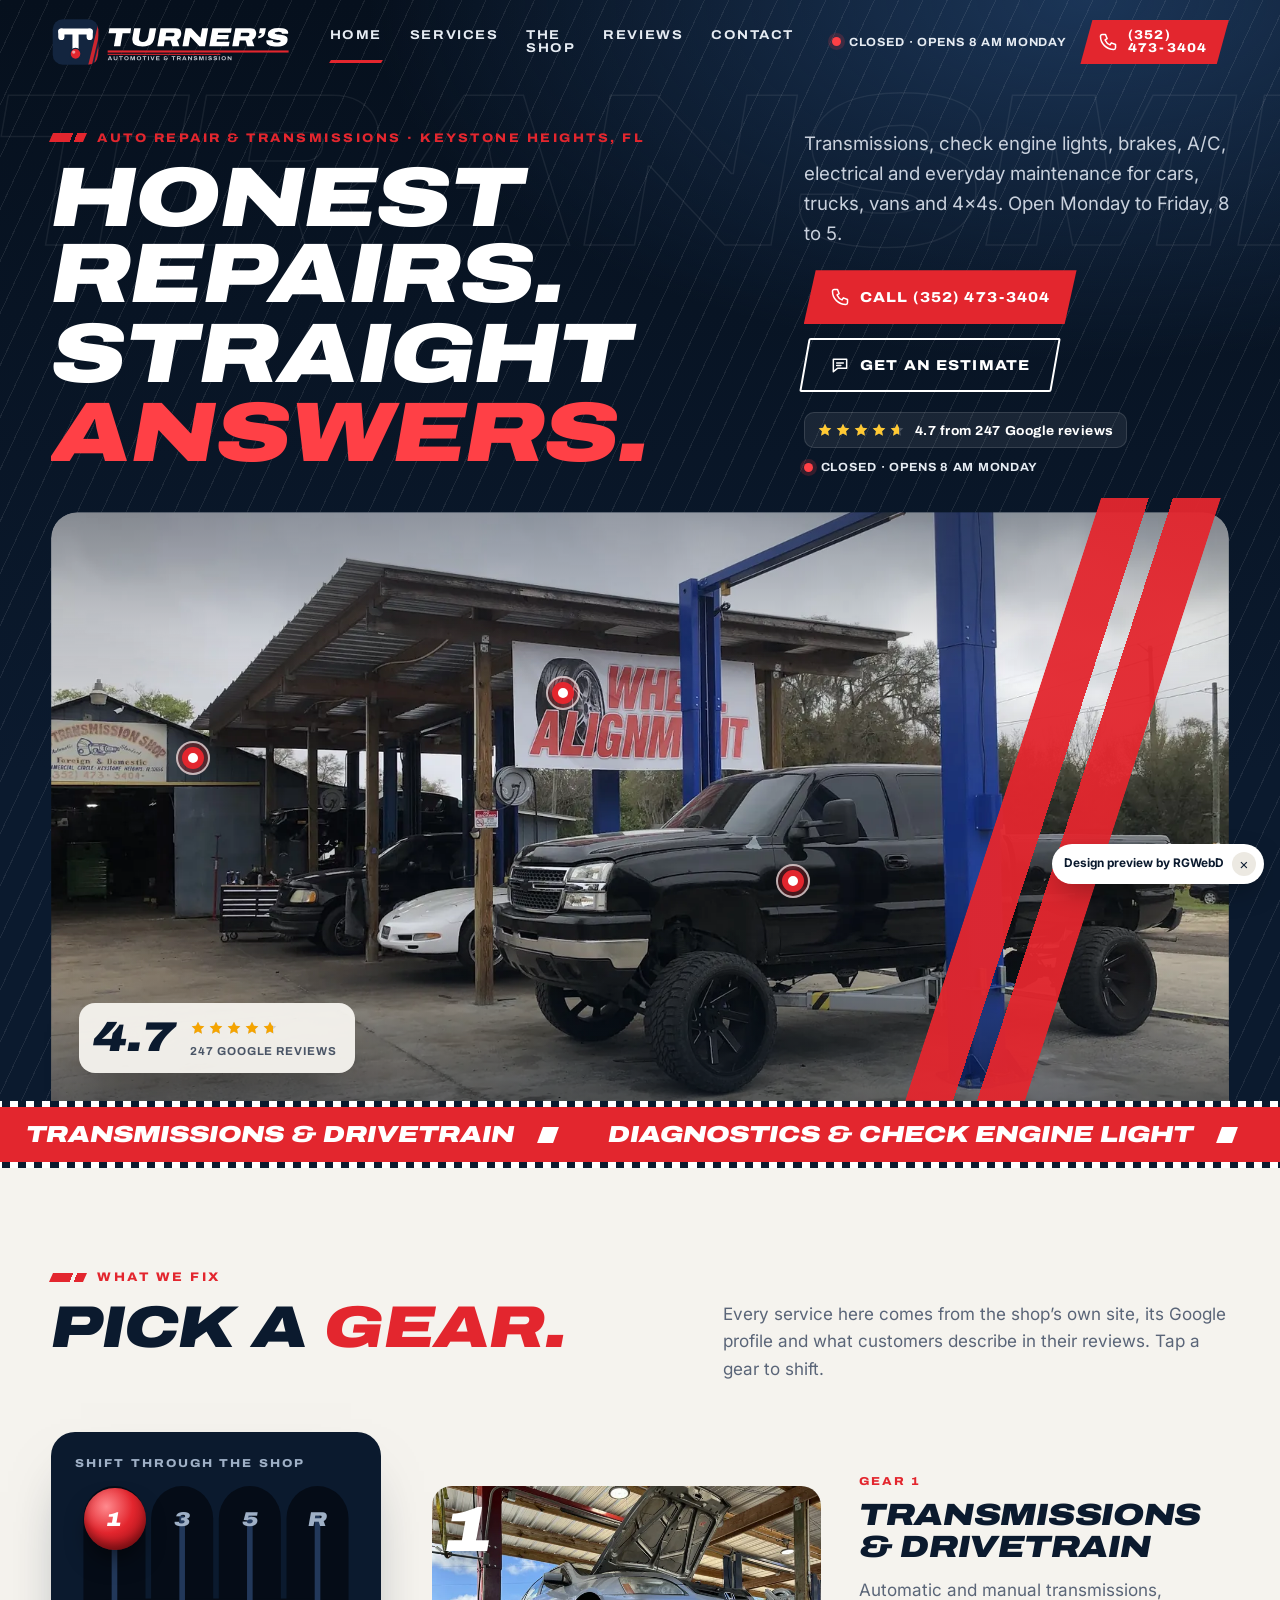
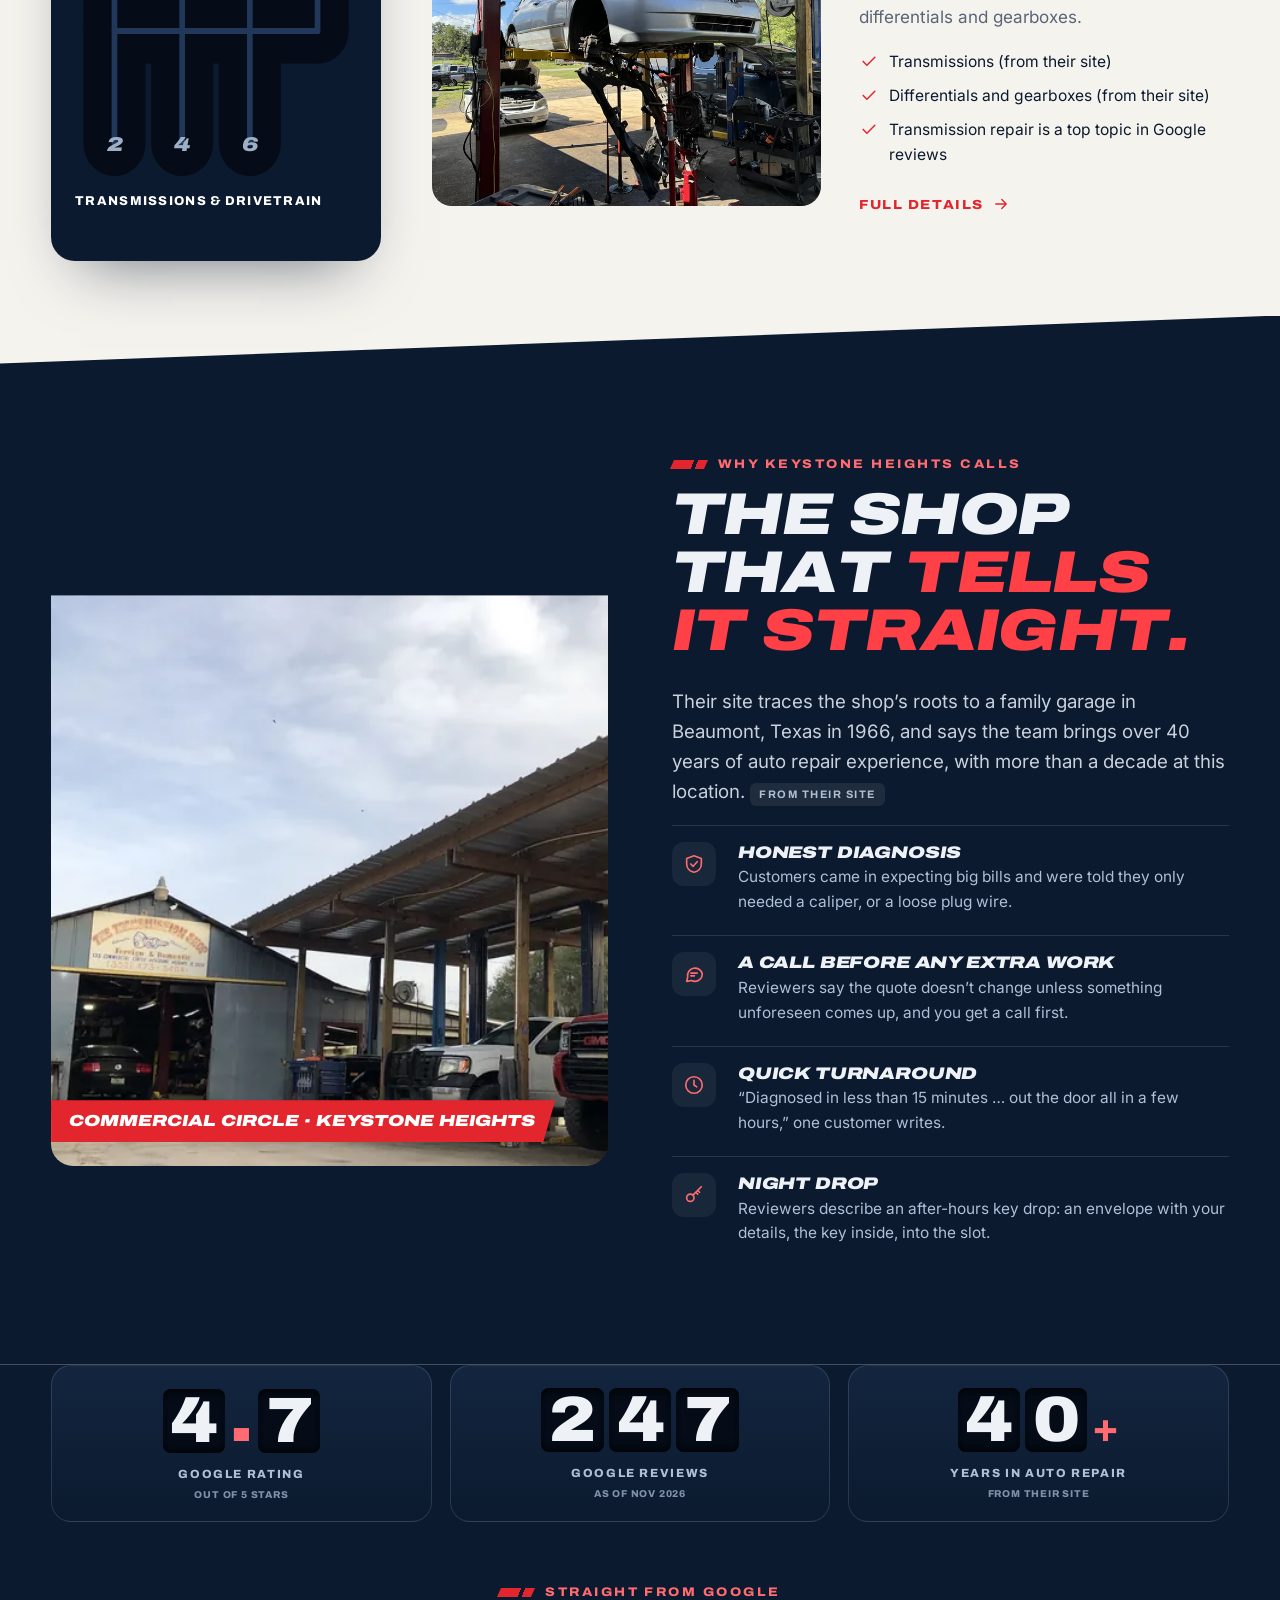
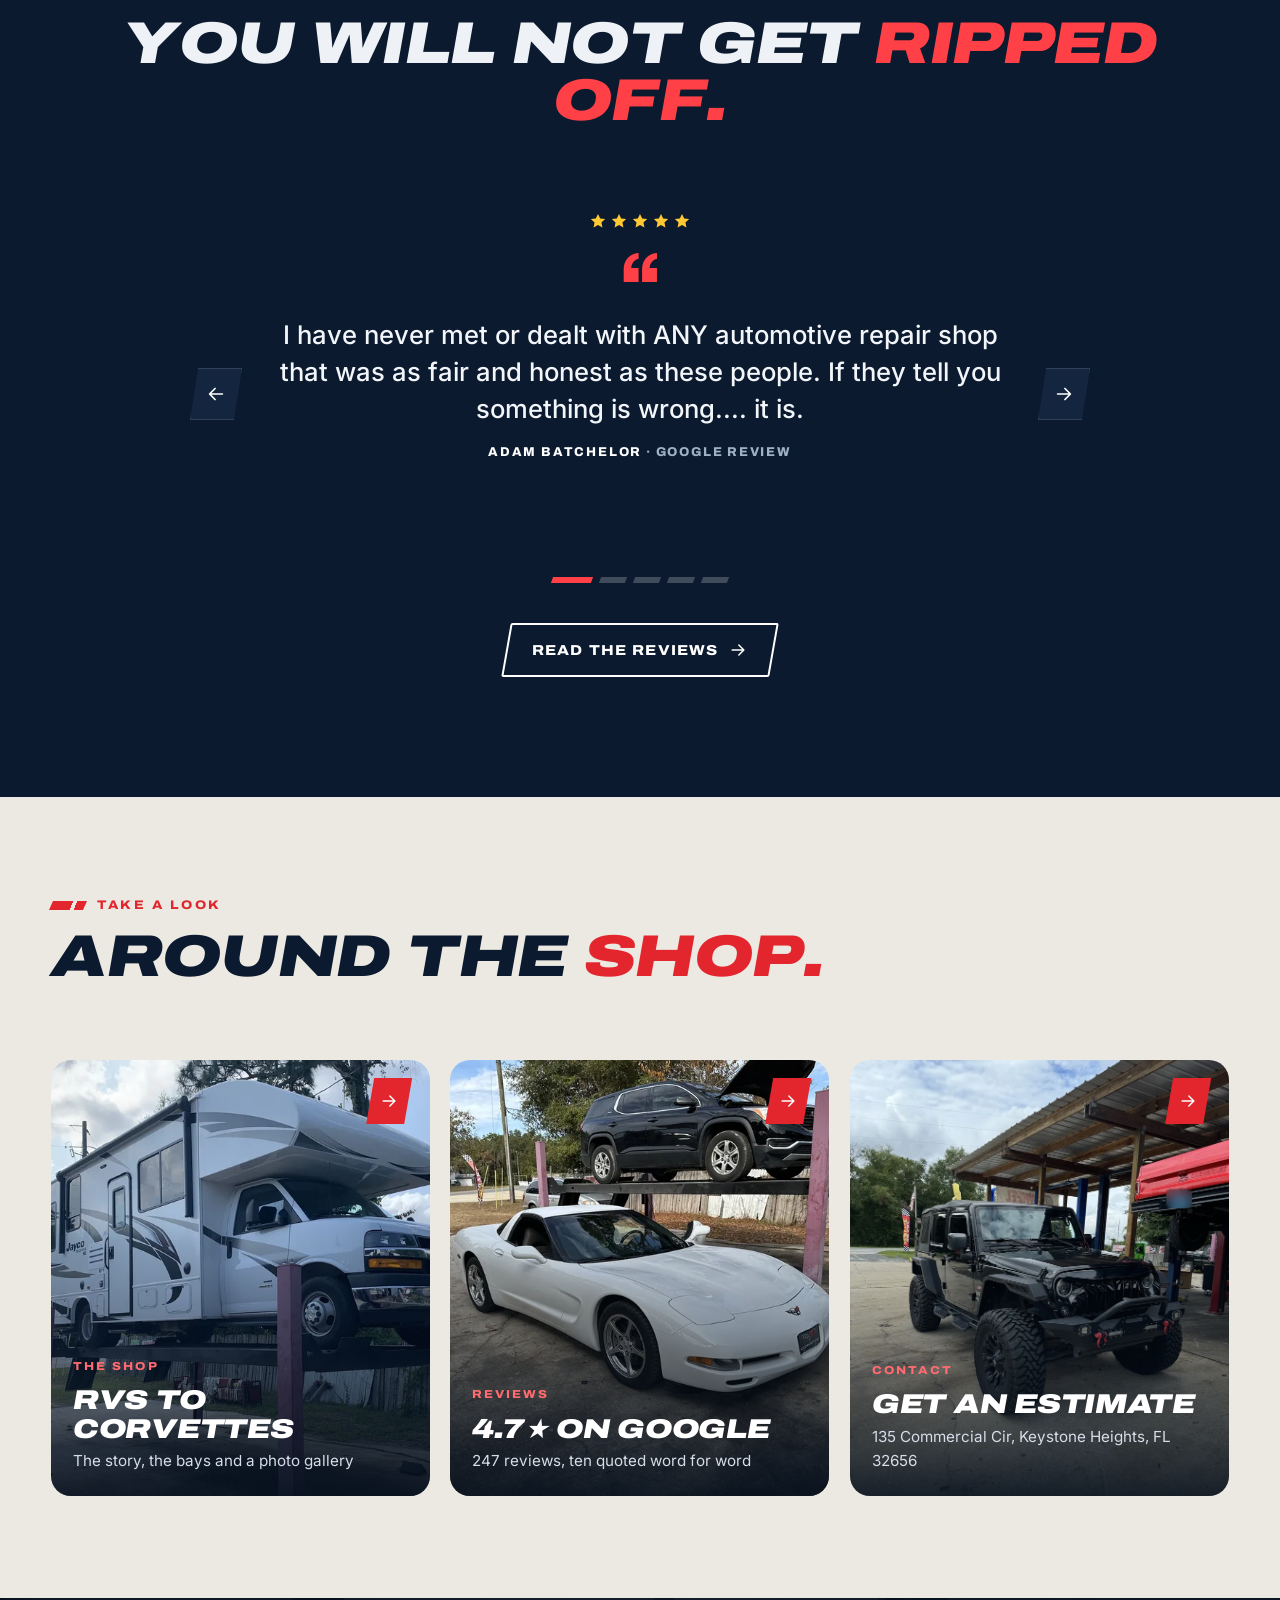
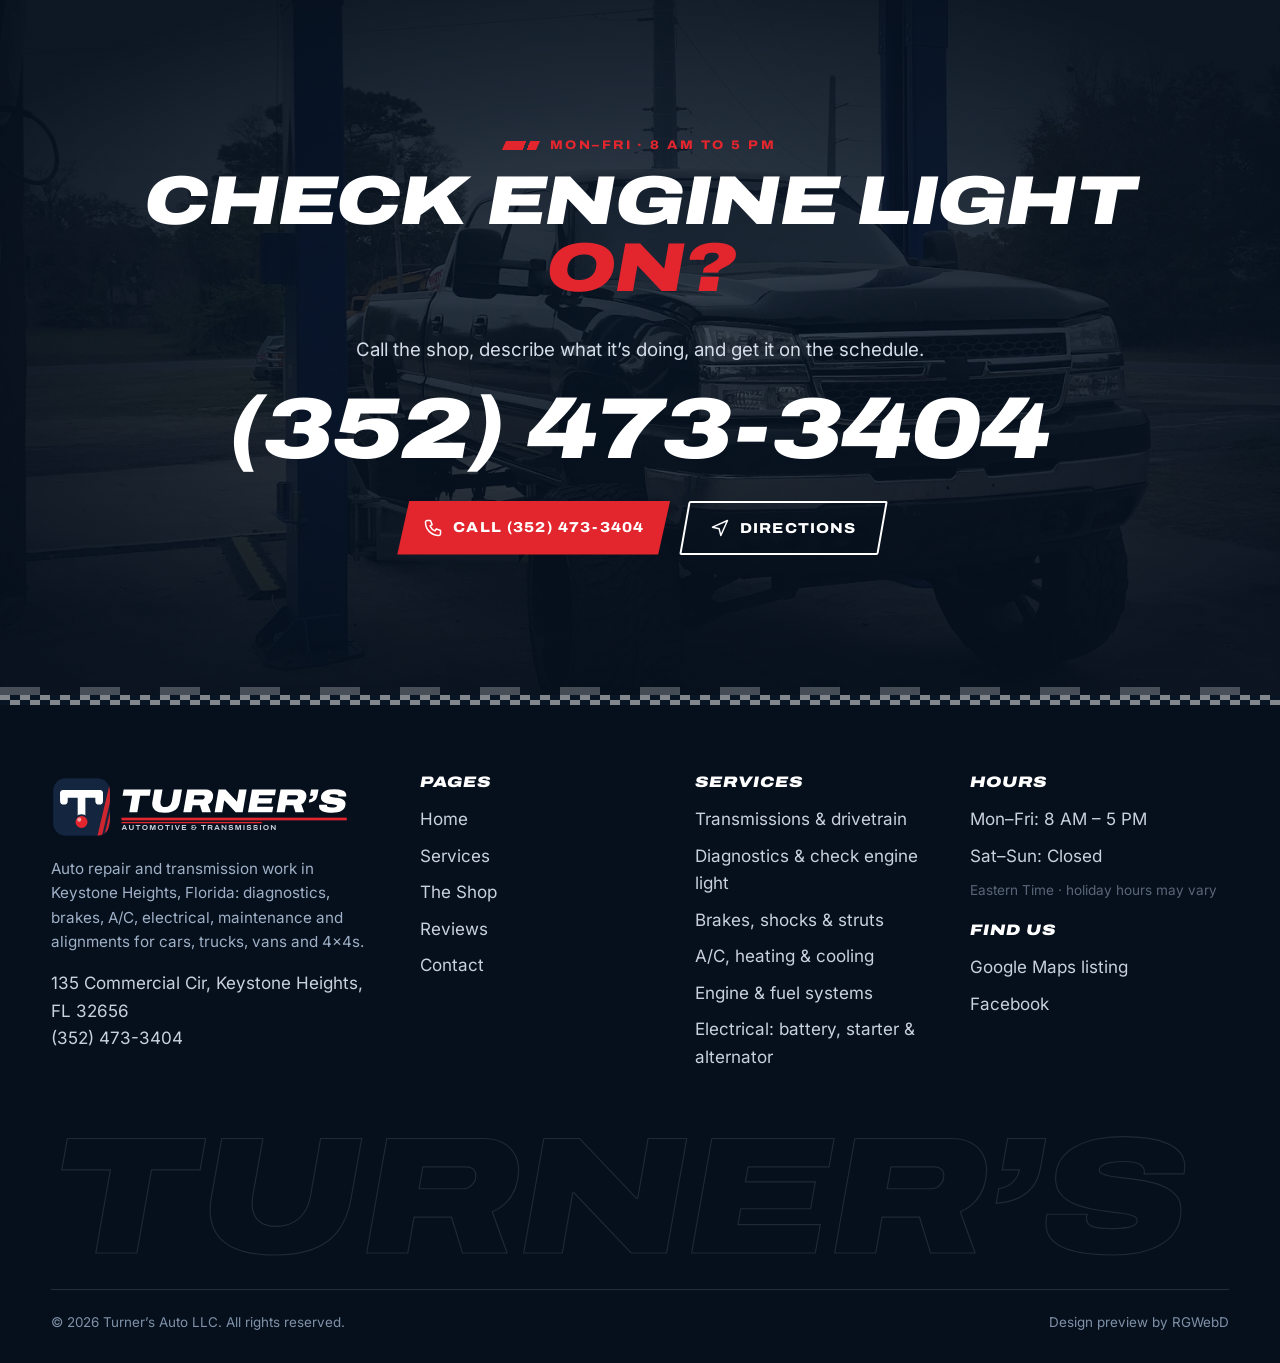
<file: index.html>
<!doctype html><html lang="en"><head><meta charset="utf-8"><meta name="viewport" content="width=device-width,initial-scale=1,viewport-fit=cover">
<title>Turner’s Automotive | Auto Repair &amp; Transmissions in Keystone Heights, FL</title><meta name="description" content="Auto repair and transmission shop in Keystone Heights, FL: diagnostics, check engine lights, brakes, A/C, electrical, oil changes and alignments. 4.7★ from 247 Google reviews. Mon–Fri 8–5. Call (352) 473-3404."><link rel="canonical" href="https://rgwebd.github.io/turnersautomotive-demo/"><meta name="robots" content="index,follow">
<meta name="theme-color" content="#0B1A2E"><link rel="icon" href="favicon.ico" sizes="any"><link rel="icon" href="assets/ta-favicon.svg" type="image/svg+xml"><link rel="apple-touch-icon" href="apple-touch-icon.png">
<meta property="og:type" content="website"><meta property="og:site_name" content="Turner’s Automotive"><meta property="og:title" content="Turner’s Automotive | Auto Repair &amp; Transmissions in Keystone Heights, FL"><meta property="og:description" content="Auto repair and transmission shop in Keystone Heights, FL: diagnostics, check engine lights, brakes, A/C, electrical, oil changes and alignments. 4.7★ from 247 Google reviews. Mon–Fri 8–5. Call (352) 473-3404."><meta property="og:url" content="https://rgwebd.github.io/turnersautomotive-demo/"><meta property="og:image" content="https://rgwebd.github.io/turnersautomotive-demo/assets/og-image.jpg"><meta property="og:image:width" content="1200"><meta property="og:image:height" content="630"><meta property="og:locale" content="en_US">
<meta name="twitter:card" content="summary_large_image"><meta name="twitter:title" content="Turner’s Automotive | Auto Repair &amp; Transmissions in Keystone Heights, FL"><meta name="twitter:description" content="Auto repair and transmission shop in Keystone Heights, FL: diagnostics, check engine lights, brakes, A/C, electrical, oil changes and alignments. 4.7★ from 247 Google reviews. Mon–Fri 8–5. Call (352) 473-3404."><meta name="twitter:image" content="https://rgwebd.github.io/turnersautomotive-demo/assets/og-image.jpg">
<link rel="preload" href="assets/fonts/archivo-italic.woff2" as="font" type="font/woff2" crossorigin><link rel="preload" href="assets/fonts/inter.woff2" as="font" type="font/woff2" crossorigin>
<link rel="stylesheet" href="assets/styles.css"><script>document.documentElement.classList.add('js')</script><script type="application/ld+json">{"@context": "https://schema.org", "@type": "AutoRepair", "@id": "https://rgwebd.github.io/turnersautomotive-demo/#business", "name": "Turner’s Automotive", "alternateName": ["Turner’s Automotive & Transmission", "Turner’s Auto LLC"], "description": "Auto repair and transmission shop in Keystone Heights, Florida: transmissions, differentials and gearboxes, diagnostics and check engine lights, brakes, shocks and struts, A/C and heating, radiators and cooling systems, fuel systems, electrical repair, oil changes, tune-ups and alignments.", "url": "https://rgwebd.github.io/turnersautomotive-demo/", "telephone": "+1-352-473-3404", "image": ["https://rgwebd.github.io/turnersautomotive-demo/assets/img/g01-1600.webp", "https://rgwebd.github.io/turnersautomotive-demo/assets/img/g17-1600.webp", "https://rgwebd.github.io/turnersautomotive-demo/assets/og-image.jpg"], "logo": "https://rgwebd.github.io/turnersautomotive-demo/assets/favicon-512.png", "address": {"@type": "PostalAddress", "streetAddress": "135 Commercial Cir", "addressLocality": "Keystone Heights", "addressRegion": "FL", "postalCode": "32656", "addressCountry": "US"}, "geo": {"@type": "GeoCoordinates", "latitude": 29.7842377, "longitude": -82.0258645}, "hasMap": "https://www.google.com/maps/place/TURNER%E2%80%99S+AUTOMOTIVE/@29.7842377,-82.0284394,17z/data=!3m1!4b1!4m6!3m5!1s0x88e60f70cee715e9:0x8879cd5ee60d667d!8m2!3d29.7842377!4d-82.0258645!16s%2Fg%2F1v75sqx7", "sameAs": ["https://www.google.com/maps/place/TURNER%E2%80%99S+AUTOMOTIVE/@29.7842377,-82.0284394,17z/data=!3m1!4b1!4m6!3m5!1s0x88e60f70cee715e9:0x8879cd5ee60d667d!8m2!3d29.7842377!4d-82.0258645!16s%2Fg%2F1v75sqx7", "https://www.facebook.com/people/Turner-Automotive-Transmission-AKA-The-Transmission-Repair-Shop/100063788893662/"], "areaServed": [{"@type": "City", "name": "Keystone Heights, FL"}, {"@type": "Place", "name": "Northeast and Central Florida"}], "openingHoursSpecification": [{"@type": "OpeningHoursSpecification", "dayOfWeek": ["Monday", "Tuesday", "Wednesday", "Thursday", "Friday"], "opens": "08:00", "closes": "17:00"}], "paymentAccepted": "Credit cards, debit cards", "amenityFeature": [{"@type": "LocationFeatureSpecification", "name": "Wheelchair accessible entrance", "value": true}, {"@type": "LocationFeatureSpecification", "name": "Wheelchair accessible parking lot", "value": true}], "knowsAbout": ["Transmission repair", "Differentials", "Check engine light diagnosis", "Brake repair", "Auto A/C repair", "Radiator and cooling system repair", "Fuel injection", "Automotive electrical repair", "Oil change", "Wheel alignment"], "aggregateRating": {"@type": "AggregateRating", "ratingValue": 4.7, "reviewCount": 247, "bestRating": 5}, "makesOffer": [{"@type": "Offer", "itemOffered": {"@type": "Service", "name": "Transmissions & drivetrain", "url": "https://rgwebd.github.io/turnersautomotive-demo/services.html#transmissions"}}, {"@type": "Offer", "itemOffered": {"@type": "Service", "name": "Diagnostics & check engine light", "url": "https://rgwebd.github.io/turnersautomotive-demo/services.html#diagnostics"}}, {"@type": "Offer", "itemOffered": {"@type": "Service", "name": "Brakes, shocks & struts", "url": "https://rgwebd.github.io/turnersautomotive-demo/services.html#brakes-suspension"}}, {"@type": "Offer", "itemOffered": {"@type": "Service", "name": "A/C, heating & cooling", "url": "https://rgwebd.github.io/turnersautomotive-demo/services.html#ac-cooling"}}, {"@type": "Offer", "itemOffered": {"@type": "Service", "name": "Engine & fuel systems", "url": "https://rgwebd.github.io/turnersautomotive-demo/services.html#engine-fuel"}}, {"@type": "Offer", "itemOffered": {"@type": "Service", "name": "Electrical: battery, starter & alternator", "url": "https://rgwebd.github.io/turnersautomotive-demo/services.html#electrical"}}, {"@type": "Offer", "itemOffered": {"@type": "Service", "name": "Oil change, tune-up & fluids", "url": "https://rgwebd.github.io/turnersautomotive-demo/services.html#maintenance"}}, {"@type": "Offer", "itemOffered": {"@type": "Service", "name": "Wheel alignment & tires", "url": "https://rgwebd.github.io/turnersautomotive-demo/services.html#alignment"}}]}</script><script src="https://cosmiccallers.lovable.app/demo-track.js" data-demo="turnersautomotive-demo" defer></script></head>
<body><a class="skip" href="#main">Skip to content</a><div class="progress" aria-hidden="true"></div>
<header class="hdr"><div class="wrap"><a class="brand" href="index.html" aria-label="Turner’s Automotive home"><img src="assets/ta-horizontal-dark.svg" width="425" height="120" alt="Turner’s Automotive &amp; Transmission"></a>
<nav class="nav" aria-label="Main"><a href="index.html" aria-current="page">Home</a><a href="services.html">Services</a><a href="shop.html">The Shop</a><a href="reviews.html">Reviews</a><a href="contact.html">Contact</a></nav><div class="hdr-cta"><span class="status" data-status><i></i><span>Mon–Fri 8 AM–5 PM</span></span><a class="btn sm mag" href="tel:+13524733404"><svg viewBox="0 0 24 24" fill="none" stroke="currentColor" stroke-width="1.8" stroke-linecap="round" stroke-linejoin="round" aria-hidden="true"><path d="M5 3h4l2 5-2.5 1.5a11 11 0 0 0 6 6L16 13l5 2v4a2 2 0 0 1-2 2A16 16 0 0 1 3 5a2 2 0 0 1 2-2z"/></svg><span class="lbl">(352) 473-3404</span></a></div>
<button class="burger" type="button" aria-expanded="false" aria-controls="mnav" aria-label="Open menu"><span></span><span></span><span></span></button></div></header>
<nav class="mnav" id="mnav" aria-label="Mobile" aria-hidden="true"><a href="index.html" aria-current="page">Home</a><a href="services.html">Services</a><a href="shop.html">The Shop</a><a href="reviews.html">Reviews</a><a href="contact.html">Contact</a><div class="ctas"><a class="btn mag " href="tel:+13524733404"><svg viewBox="0 0 24 24" fill="none" stroke="currentColor" stroke-width="1.8" stroke-linecap="round" stroke-linejoin="round" aria-hidden="true"><path d="M5 3h4l2 5-2.5 1.5a11 11 0 0 0 6 6L16 13l5 2v4a2 2 0 0 1-2 2A16 16 0 0 1 3 5a2 2 0 0 1 2-2z"/></svg><span class="lbl">Call (352) 473-3404</span></a><a class="btn mag ghost" href="contact.html#estimate"><svg viewBox="0 0 24 24" fill="none" stroke="currentColor" stroke-width="1.8" stroke-linecap="round" stroke-linejoin="round" aria-hidden="true"><path d="M4 5h16v11H9l-5 4z"/><path d="M8 9.5h8M8 12.5h5"/></svg><span class="lbl">Get an estimate</span></a></div><p style="margin-top:18px"><span class="status" data-status><i></i><span>Mon–Fri 8 AM–5 PM</span></span></p></nav><main id="main"><div class="lights" aria-hidden="true"><div class="rig"><div class="pod"><i></i><i></i><i></i></div><div class="pod"><i></i><i></i><i></i></div><div class="pod"><i></i><i></i><i></i></div><div class="pod"><i></i><i></i><i></i></div><div class="pod"><i></i><i></i><i></i></div></div><p>Lights out</p></div>
<section class="hero" aria-labelledby="h1"><div class="bgword" aria-hidden="true">TRANSMISSION</div>
<div class="wrap"><div class="hero-top"><div><p class="kicker fade">Auto repair &amp; transmissions · Keystone Heights, FL</p>
<h1 id="h1"><span class="l"><span>Honest repairs.</span></span><span class="l"><span class="speed">Straight</span></span><span class="l"><span class="red">answers.</span></span></h1></div>
<div class="hero-side"><p class="lead fade d1">Transmissions, check engine lights, brakes, A/C, electrical and everyday maintenance for cars, trucks, vans and 4×4s. Open Monday to Friday, 8 to 5.</p>
<div class="ctas fade d2"><a class="btn mag " href="tel:+13524733404"><svg viewBox="0 0 24 24" fill="none" stroke="currentColor" stroke-width="1.8" stroke-linecap="round" stroke-linejoin="round" aria-hidden="true"><path d="M5 3h4l2 5-2.5 1.5a11 11 0 0 0 6 6L16 13l5 2v4a2 2 0 0 1-2 2A16 16 0 0 1 3 5a2 2 0 0 1 2-2z"/></svg><span class="lbl">Call (352) 473-3404</span></a><a class="btn mag ghost" href="contact.html#estimate"><svg viewBox="0 0 24 24" fill="none" stroke="currentColor" stroke-width="1.8" stroke-linecap="round" stroke-linejoin="round" aria-hidden="true"><path d="M4 5h16v11H9l-5 4z"/><path d="M8 9.5h8M8 12.5h5"/></svg><span class="lbl">Get an estimate</span></a></div>
<div class="trust fade d3"><a class="chip" href="https://maps.app.goo.gl/gTGMU6ZF7AFFTeKB7" target="_blank" rel="noopener"><span class="pstars" role="img" aria-label="4.7 out of 5 stars"><span class="row"><svg viewBox="0 0 24 24" aria-hidden="true"><path fill="currentColor" d="M12 2.5l2.9 6.1 6.6.8-4.9 4.6 1.3 6.6L12 17.3l-5.9 3.3 1.3-6.6L2.5 9.4l6.6-.8z"/></svg><svg viewBox="0 0 24 24" aria-hidden="true"><path fill="currentColor" d="M12 2.5l2.9 6.1 6.6.8-4.9 4.6 1.3 6.6L12 17.3l-5.9 3.3 1.3-6.6L2.5 9.4l6.6-.8z"/></svg><svg viewBox="0 0 24 24" aria-hidden="true"><path fill="currentColor" d="M12 2.5l2.9 6.1 6.6.8-4.9 4.6 1.3 6.6L12 17.3l-5.9 3.3 1.3-6.6L2.5 9.4l6.6-.8z"/></svg><svg viewBox="0 0 24 24" aria-hidden="true"><path fill="currentColor" d="M12 2.5l2.9 6.1 6.6.8-4.9 4.6 1.3 6.6L12 17.3l-5.9 3.3 1.3-6.6L2.5 9.4l6.6-.8z"/></svg><svg viewBox="0 0 24 24" aria-hidden="true"><path fill="currentColor" d="M12 2.5l2.9 6.1 6.6.8-4.9 4.6 1.3 6.6L12 17.3l-5.9 3.3 1.3-6.6L2.5 9.4l6.6-.8z"/></svg></span><span class="top" style="width:94%"><span class="row"><svg viewBox="0 0 24 24" aria-hidden="true"><path fill="currentColor" d="M12 2.5l2.9 6.1 6.6.8-4.9 4.6 1.3 6.6L12 17.3l-5.9 3.3 1.3-6.6L2.5 9.4l6.6-.8z"/></svg><svg viewBox="0 0 24 24" aria-hidden="true"><path fill="currentColor" d="M12 2.5l2.9 6.1 6.6.8-4.9 4.6 1.3 6.6L12 17.3l-5.9 3.3 1.3-6.6L2.5 9.4l6.6-.8z"/></svg><svg viewBox="0 0 24 24" aria-hidden="true"><path fill="currentColor" d="M12 2.5l2.9 6.1 6.6.8-4.9 4.6 1.3 6.6L12 17.3l-5.9 3.3 1.3-6.6L2.5 9.4l6.6-.8z"/></svg><svg viewBox="0 0 24 24" aria-hidden="true"><path fill="currentColor" d="M12 2.5l2.9 6.1 6.6.8-4.9 4.6 1.3 6.6L12 17.3l-5.9 3.3 1.3-6.6L2.5 9.4l6.6-.8z"/></svg><svg viewBox="0 0 24 24" aria-hidden="true"><path fill="currentColor" d="M12 2.5l2.9 6.1 6.6.8-4.9 4.6 1.3 6.6L12 17.3l-5.9 3.3 1.3-6.6L2.5 9.4l6.6-.8z"/></svg></span></span></span> 4.7 from 247 Google reviews</a><span class="status" data-status><i></i><span>Mon–Fri 8 AM–5 PM</span></span></div></div></div>
<div class="wind"><div class="ph"><img src="assets/img/g01-1600.webp" srcset="assets/img/g01-800.webp 800w, assets/img/g01-1600.webp 1600w" sizes="(max-width:640px) 100vw, 1240px" width="1600" height="1200" alt="Turner’s Automotive shop in Keystone Heights: a lifted black pickup beside a blue two-post lift under the covered bays, with the Wheel Alignment banner" fetchpriority="high" decoding="async"></div><span class="stripe" aria-hidden="true"></span>
<div class="hs" style="--x:12%;--y:41%;--ym:48%"><a href="services.html#transmissions"><span class="dot"></span><span class="hl">Transmission shop</span></a></div>
<div class="hs" style="--x:43.5%;--y:30%;--ym:36%"><a href="services.html#alignment"><span class="dot"></span><span class="hl">Wheel alignment</span></a></div>
<div class="hs rev" style="--x:63%;--y:62%;--ym:63%"><a href="services.html#models"><span class="dot"></span><span class="hl">Trucks &amp; 4×4s</span></a></div>
<a class="rate-card" href="reviews.html"><span class="big">4.7</span><span><span class="pstars" role="img" aria-label="4.7 out of 5 stars"><span class="row"><svg viewBox="0 0 24 24" aria-hidden="true"><path fill="currentColor" d="M12 2.5l2.9 6.1 6.6.8-4.9 4.6 1.3 6.6L12 17.3l-5.9 3.3 1.3-6.6L2.5 9.4l6.6-.8z"/></svg><svg viewBox="0 0 24 24" aria-hidden="true"><path fill="currentColor" d="M12 2.5l2.9 6.1 6.6.8-4.9 4.6 1.3 6.6L12 17.3l-5.9 3.3 1.3-6.6L2.5 9.4l6.6-.8z"/></svg><svg viewBox="0 0 24 24" aria-hidden="true"><path fill="currentColor" d="M12 2.5l2.9 6.1 6.6.8-4.9 4.6 1.3 6.6L12 17.3l-5.9 3.3 1.3-6.6L2.5 9.4l6.6-.8z"/></svg><svg viewBox="0 0 24 24" aria-hidden="true"><path fill="currentColor" d="M12 2.5l2.9 6.1 6.6.8-4.9 4.6 1.3 6.6L12 17.3l-5.9 3.3 1.3-6.6L2.5 9.4l6.6-.8z"/></svg><svg viewBox="0 0 24 24" aria-hidden="true"><path fill="currentColor" d="M12 2.5l2.9 6.1 6.6.8-4.9 4.6 1.3 6.6L12 17.3l-5.9 3.3 1.3-6.6L2.5 9.4l6.6-.8z"/></svg></span><span class="top" style="width:94%"><span class="row"><svg viewBox="0 0 24 24" aria-hidden="true"><path fill="currentColor" d="M12 2.5l2.9 6.1 6.6.8-4.9 4.6 1.3 6.6L12 17.3l-5.9 3.3 1.3-6.6L2.5 9.4l6.6-.8z"/></svg><svg viewBox="0 0 24 24" aria-hidden="true"><path fill="currentColor" d="M12 2.5l2.9 6.1 6.6.8-4.9 4.6 1.3 6.6L12 17.3l-5.9 3.3 1.3-6.6L2.5 9.4l6.6-.8z"/></svg><svg viewBox="0 0 24 24" aria-hidden="true"><path fill="currentColor" d="M12 2.5l2.9 6.1 6.6.8-4.9 4.6 1.3 6.6L12 17.3l-5.9 3.3 1.3-6.6L2.5 9.4l6.6-.8z"/></svg><svg viewBox="0 0 24 24" aria-hidden="true"><path fill="currentColor" d="M12 2.5l2.9 6.1 6.6.8-4.9 4.6 1.3 6.6L12 17.3l-5.9 3.3 1.3-6.6L2.5 9.4l6.6-.8z"/></svg><svg viewBox="0 0 24 24" aria-hidden="true"><path fill="currentColor" d="M12 2.5l2.9 6.1 6.6.8-4.9 4.6 1.3 6.6L12 17.3l-5.9 3.3 1.3-6.6L2.5 9.4l6.6-.8z"/></svg></span></span></span><small>247 Google reviews</small></span></a></div></div></section>
<div class="ticker" aria-hidden="true"><ul><li>Transmissions & drivetrain</li><li>Diagnostics & check engine light</li><li>Brakes, shocks & struts</li><li>A/C, heating & cooling</li><li>Engine & fuel systems</li><li>Electrical: battery, starter & alternator</li><li>Oil change, tune-up & fluids</li><li>Wheel alignment & tires</li><li>Transmissions & drivetrain</li><li>Diagnostics & check engine light</li><li>Brakes, shocks & struts</li><li>A/C, heating & cooling</li><li>Engine & fuel systems</li><li>Electrical: battery, starter & alternator</li><li>Oil change, tune-up & fluids</li><li>Wheel alignment & tires</li></ul></div>
<section class="sec"><div class="wrap"><div class="head"><div><p class="kicker">What we fix</p><h2 class="split-h">Pick a <span class="red">gear.</span></h2></div><p>Every service here comes from the shop’s own site, its Google profile and what customers describe in their reviews. Tap a gear to shift.</p></div>
<div class="shift"><div class="gatebox"><span class="label">Shift through the shop</span><div class="gate" role="tablist" aria-label="Services"><svg class="slots" viewBox="0 0 100 100" preserveAspectRatio="none" aria-hidden="true"><line class="slot" x1="14" y1="12" x2="14" y2="88"/><line class="slot" x1="38" y1="12" x2="38" y2="88"/><line class="slot" x1="62" y1="12" x2="62" y2="88"/><line class="slot" x1="86" y1="12" x2="86" y2="50"/><line class="slot" x1="14" y1="50" x2="86" y2="50"/><line class="slot2" x1="14" y1="12" x2="14" y2="88"/><line class="slot2" x1="38" y1="12" x2="38" y2="88"/><line class="slot2" x1="62" y1="12" x2="62" y2="88"/><line class="slot2" x1="86" y1="12" x2="86" y2="50"/><line class="slot2" x1="14" y1="50" x2="86" y2="50"/></svg><span class="knob" aria-hidden="true"></span><button type="button" role="tab" id="gt-1" aria-controls="gp-1" aria-selected="false" tabindex="-1" data-name="Transmissions &amp; drivetrain" style="left:14%;top:12%" aria-label="Gear 1: Transmissions &amp; drivetrain">1</button><button type="button" role="tab" id="gt-2" aria-controls="gp-2" aria-selected="false" tabindex="-1" data-name="Diagnostics &amp; check engine light" style="left:14%;top:88%" aria-label="Gear 2: Diagnostics &amp; check engine light">2</button><button type="button" role="tab" id="gt-3" aria-controls="gp-3" aria-selected="false" tabindex="-1" data-name="Brakes, shocks &amp; struts" style="left:38%;top:12%" aria-label="Gear 3: Brakes, shocks &amp; struts">3</button><button type="button" role="tab" id="gt-4" aria-controls="gp-4" aria-selected="false" tabindex="-1" data-name="A/C, heating &amp; cooling" style="left:38%;top:88%" aria-label="Gear 4: A/C, heating &amp; cooling">4</button><button type="button" role="tab" id="gt-5" aria-controls="gp-5" aria-selected="false" tabindex="-1" data-name="Engine &amp; fuel systems" style="left:62%;top:12%" aria-label="Gear 5: Engine &amp; fuel systems">5</button><button type="button" role="tab" id="gt-6" aria-controls="gp-6" aria-selected="false" tabindex="-1" data-name="Electrical: battery, starter &amp; alternator" style="left:62%;top:88%" aria-label="Gear 6: Electrical: battery, starter &amp; alternator">6</button><button type="button" role="tab" id="gt-R" aria-controls="gp-R" aria-selected="false" tabindex="-1" data-name="Routine service &amp; alignment" style="left:86%;top:12%" aria-label="Gear R: Routine service &amp; alignment">R</button></div><p class="cur" aria-live="polite"></p></div>
<div class="gpanels"><div class="gpanel" role="tabpanel" id="gp-1" aria-labelledby="gt-1"><div class="gph"><img src="assets/img/g09-1600.webp" srcset="assets/img/g09-800.webp 800w, assets/img/g09-1600.webp 1600w" sizes="(max-width:980px) 92vw, 460px" width="1600" height="1200" alt="A silver Honda raised on a lift mid-repair, with drivetrain parts out on a jack stand" loading="lazy" decoding="async"><span class="gnum" aria-hidden="true">1</span></div>
<div class="gtx"><p class="label red">Gear 1</p><h3>Transmissions & drivetrain</h3><p class="muted">Automatic and manual transmissions, differentials and gearboxes.</p><ul><li><svg viewBox="0 0 24 24" fill="none" stroke="currentColor" stroke-width="1.8" stroke-linecap="round" stroke-linejoin="round" aria-hidden="true"><path d="M5 12.5l4.5 4.5L19 7.5"/></svg><span>Transmissions (from their site)</span></li><li><svg viewBox="0 0 24 24" fill="none" stroke="currentColor" stroke-width="1.8" stroke-linecap="round" stroke-linejoin="round" aria-hidden="true"><path d="M5 12.5l4.5 4.5L19 7.5"/></svg><span>Differentials and gearboxes (from their site)</span></li><li><svg viewBox="0 0 24 24" fill="none" stroke="currentColor" stroke-width="1.8" stroke-linecap="round" stroke-linejoin="round" aria-hidden="true"><path d="M5 12.5l4.5 4.5L19 7.5"/></svg><span>Transmission repair is a top topic in Google reviews</span></li></ul><a class="more" href="services.html#transmissions">Full details <svg viewBox="0 0 24 24" fill="none" stroke="currentColor" stroke-width="1.8" stroke-linecap="round" stroke-linejoin="round" aria-hidden="true"><path d="M5 12h14M13 6l6 6-6 6"/></svg></a></div></div><div class="gpanel" role="tabpanel" id="gp-2" aria-labelledby="gt-2" hidden><div class="gph"><img src="assets/img/g15-1600.webp" srcset="assets/img/g15-800.webp 800w, assets/img/g15-1600.webp 1500w" sizes="(max-width:980px) 92vw, 460px" width="1500" height="2000" alt="A white Ram dually pickup with a grille guard and the hood open for engine work" loading="lazy" decoding="async"><span class="gnum" aria-hidden="true">2</span></div>
<div class="gtx"><p class="label red">Gear 2</p><h3>Diagnostics & check engine light</h3><p class="muted">Check engine and service engine soon lights, tracked down to the real cause.</p><ul><li><svg viewBox="0 0 24 24" fill="none" stroke="currentColor" stroke-width="1.8" stroke-linecap="round" stroke-linejoin="round" aria-hidden="true"><path d="M5 12.5l4.5 4.5L19 7.5"/></svg><span>Check engine and service engine soon lights (from their site)</span></li><li><svg viewBox="0 0 24 24" fill="none" stroke="currentColor" stroke-width="1.8" stroke-linecap="round" stroke-linejoin="round" aria-hidden="true"><path d="M5 12.5l4.5 4.5L19 7.5"/></svg><span>Problem diagnosis: 13 Google review mentions</span></li><li><svg viewBox="0 0 24 24" fill="none" stroke="currentColor" stroke-width="1.8" stroke-linecap="round" stroke-linejoin="round" aria-hidden="true"><path d="M5 12.5l4.5 4.5L19 7.5"/></svg><span>The mechanic shows you the broken part</span></li></ul><a class="more" href="services.html#diagnostics">Full details <svg viewBox="0 0 24 24" fill="none" stroke="currentColor" stroke-width="1.8" stroke-linecap="round" stroke-linejoin="round" aria-hidden="true"><path d="M5 12h14M13 6l6 6-6 6"/></svg></a></div></div><div class="gpanel" role="tabpanel" id="gp-3" aria-labelledby="gt-3" hidden><div class="gph"><img src="assets/img/g07-1600.webp" srcset="assets/img/g07-800.webp 800w, assets/img/g07-1600.webp 1600w" sizes="(max-width:980px) 92vw, 460px" width="1600" height="1200" alt="A silver Mercedes-Benz on a two-post lift with the hood up" loading="lazy" decoding="async"><span class="gnum" aria-hidden="true">3</span></div>
<div class="gtx"><p class="label red">Gear 3</p><h3>Brakes, shocks & struts</h3><p class="muted">Brakes, rotors, shocks, struts, steering and suspension.</p><ul><li><svg viewBox="0 0 24 24" fill="none" stroke="currentColor" stroke-width="1.8" stroke-linecap="round" stroke-linejoin="round" aria-hidden="true"><path d="M5 12.5l4.5 4.5L19 7.5"/></svg><span>Brakes, shocks and struts (from their site)</span></li><li><svg viewBox="0 0 24 24" fill="none" stroke="currentColor" stroke-width="1.8" stroke-linecap="round" stroke-linejoin="round" aria-hidden="true"><path d="M5 12.5l4.5 4.5L19 7.5"/></svg><span>Calipers and rotors (Google reviews)</span></li><li><svg viewBox="0 0 24 24" fill="none" stroke="currentColor" stroke-width="1.8" stroke-linecap="round" stroke-linejoin="round" aria-hidden="true"><path d="M5 12.5l4.5 4.5L19 7.5"/></svg><span>Steering and suspension (Google reviews)</span></li></ul><a class="more" href="services.html#brakes-suspension">Full details <svg viewBox="0 0 24 24" fill="none" stroke="currentColor" stroke-width="1.8" stroke-linecap="round" stroke-linejoin="round" aria-hidden="true"><path d="M5 12h14M13 6l6 6-6 6"/></svg></a></div></div><div class="gpanel" role="tabpanel" id="gp-4" aria-labelledby="gt-4" hidden><div class="gph"><img src="assets/img/g20-1600.webp" srcset="assets/img/g20-800.webp 800w, assets/img/g20-1600.webp 1500w" sizes="(max-width:980px) 92vw, 460px" width="1500" height="2000" alt="A red Mazda RX-7 with the hood up and the engine exposed" loading="lazy" decoding="async"><span class="gnum" aria-hidden="true">4</span></div>
<div class="gtx"><p class="label red">Gear 4</p><h3>A/C, heating & cooling</h3><p class="muted">A/C and heat, radiators, coolant, water pumps and timing belts.</p><ul><li><svg viewBox="0 0 24 24" fill="none" stroke="currentColor" stroke-width="1.8" stroke-linecap="round" stroke-linejoin="round" aria-hidden="true"><path d="M5 12.5l4.5 4.5L19 7.5"/></svg><span>A/C and heating system repair (from their site)</span></li><li><svg viewBox="0 0 24 24" fill="none" stroke="currentColor" stroke-width="1.8" stroke-linecap="round" stroke-linejoin="round" aria-hidden="true"><path d="M5 12.5l4.5 4.5L19 7.5"/></svg><span>Radiator and coolant system repair (from their site)</span></li><li><svg viewBox="0 0 24 24" fill="none" stroke="currentColor" stroke-width="1.8" stroke-linecap="round" stroke-linejoin="round" aria-hidden="true"><path d="M5 12.5l4.5 4.5L19 7.5"/></svg><span>Timing belt and water pump jobs (shop’s Google post)</span></li></ul><a class="more" href="services.html#ac-cooling">Full details <svg viewBox="0 0 24 24" fill="none" stroke="currentColor" stroke-width="1.8" stroke-linecap="round" stroke-linejoin="round" aria-hidden="true"><path d="M5 12h14M13 6l6 6-6 6"/></svg></a></div></div><div class="gpanel" role="tabpanel" id="gp-5" aria-labelledby="gt-5" hidden><div class="gph"><img src="assets/img/g08-1600.webp" srcset="assets/img/g08-800.webp 800w, assets/img/g08-1600.webp 1600w" sizes="(max-width:980px) 92vw, 460px" width="1600" height="1200" alt="A black Shelby Mustang with the hood open in the shop" loading="lazy" decoding="async"><span class="gnum" aria-hidden="true">5</span></div>
<div class="gtx"><p class="label red">Gear 5</p><h3>Engine & fuel systems</h3><p class="muted">Engine repair, carburetors, fuel injection and fuel pumps.</p><ul><li><svg viewBox="0 0 24 24" fill="none" stroke="currentColor" stroke-width="1.8" stroke-linecap="round" stroke-linejoin="round" aria-hidden="true"><path d="M5 12.5l4.5 4.5L19 7.5"/></svg><span>Carburetor and fuel injection repair (from their site)</span></li><li><svg viewBox="0 0 24 24" fill="none" stroke="currentColor" stroke-width="1.8" stroke-linecap="round" stroke-linejoin="round" aria-hidden="true"><path d="M5 12.5l4.5 4.5L19 7.5"/></svg><span>Fuel pump repair (from their site)</span></li><li><svg viewBox="0 0 24 24" fill="none" stroke="currentColor" stroke-width="1.8" stroke-linecap="round" stroke-linejoin="round" aria-hidden="true"><path d="M5 12.5l4.5 4.5L19 7.5"/></svg><span>Engine repair (Google reviews)</span></li></ul><a class="more" href="services.html#engine-fuel">Full details <svg viewBox="0 0 24 24" fill="none" stroke="currentColor" stroke-width="1.8" stroke-linecap="round" stroke-linejoin="round" aria-hidden="true"><path d="M5 12h14M13 6l6 6-6 6"/></svg></a></div></div><div class="gpanel" role="tabpanel" id="gp-6" aria-labelledby="gt-6" hidden><div class="gph"><img src="assets/img/g12-1600.webp" srcset="assets/img/g12-800.webp 800w, assets/img/g12-1600.webp 1600w" sizes="(max-width:980px) 92vw, 460px" width="1600" height="1200" alt="A silver Ford Escape inside the enclosed service bay next to lift posts and shop tools" loading="lazy" decoding="async"><span class="gnum" aria-hidden="true">6</span></div>
<div class="gtx"><p class="label red">Gear 6</p><h3>Electrical: battery, starter & alternator</h3><p class="muted">Batteries, starters, alternators, generators and wiring.</p><ul><li><svg viewBox="0 0 24 24" fill="none" stroke="currentColor" stroke-width="1.8" stroke-linecap="round" stroke-linejoin="round" aria-hidden="true"><path d="M5 12.5l4.5 4.5L19 7.5"/></svg><span>Battery, starter, alternator and generator (from their site)</span></li><li><svg viewBox="0 0 24 24" fill="none" stroke="currentColor" stroke-width="1.8" stroke-linecap="round" stroke-linejoin="round" aria-hidden="true"><path d="M5 12.5l4.5 4.5L19 7.5"/></svg><span>Wiring repairs (Google reviews)</span></li></ul><a class="more" href="services.html#electrical">Full details <svg viewBox="0 0 24 24" fill="none" stroke="currentColor" stroke-width="1.8" stroke-linecap="round" stroke-linejoin="round" aria-hidden="true"><path d="M5 12h14M13 6l6 6-6 6"/></svg></a></div></div><div class="gpanel" role="tabpanel" id="gp-R" aria-labelledby="gt-R" hidden><div class="gph"><img src="assets/img/g06-1600.webp" srcset="assets/img/g06-800.webp 800w, assets/img/g06-1600.webp 1600w" sizes="(max-width:980px) 92vw, 460px" width="1600" height="1200" alt="A red Ford F-150 up on the four-post alignment rack beside the wheel alignment machine" loading="lazy" decoding="async"><span class="gnum" aria-hidden="true">R</span></div>
<div class="gtx"><p class="label red">Gear R</p><h3>Routine service & alignment</h3><p class="muted">Oil change, lube and tune-up, filters, fluids, belts, hoses and alignments.</p><ul><li><svg viewBox="0 0 24 24" fill="none" stroke="currentColor" stroke-width="1.8" stroke-linecap="round" stroke-linejoin="round" aria-hidden="true"><path d="M5 12.5l4.5 4.5L19 7.5"/></svg><span>Oil change, lube and tune-up (from their site)</span></li><li><svg viewBox="0 0 24 24" fill="none" stroke="currentColor" stroke-width="1.8" stroke-linecap="round" stroke-linejoin="round" aria-hidden="true"><path d="M5 12.5l4.5 4.5L19 7.5"/></svg><span>Filters, fluids, belts and hoses (from their site)</span></li><li><svg viewBox="0 0 24 24" fill="none" stroke="currentColor" stroke-width="1.8" stroke-linecap="round" stroke-linejoin="round" aria-hidden="true"><path d="M5 12.5l4.5 4.5L19 7.5"/></svg><span>Wheel alignments on the drive-on rack (from their site)</span></li></ul><a class="more" href="services.html#maintenance">Full details <svg viewBox="0 0 24 24" fill="none" stroke="currentColor" stroke-width="1.8" stroke-linecap="round" stroke-linejoin="round" aria-hidden="true"><path d="M5 12h14M13 6l6 6-6 6"/></svg></a></div></div></div></div></div></section>
<section class="sec dark slant-top"><div class="wrap why"><div class="why-img" data-r="left"><img src="assets/img/g17-1600.webp" srcset="assets/img/g17-800.webp 800w, assets/img/g17-1600.webp 1600w" sizes="(max-width:980px) 100vw, 50vw" width="1600" height="1200" alt="The Turner’s Automotive lot: the transmission shop building and the long covered service canopy" loading="lazy" decoding="async" data-px="0.06"><span class="tagline">Commercial Circle · Keystone Heights</span></div>
<div data-r><p class="kicker">Why Keystone Heights calls</p><h2 class="split-h">The shop that <span class="red">tells it straight.</span></h2>
<p class="lead">Their site traces the shop’s roots to a family garage in Beaumont, Texas in 1966, and says the team brings over 40 years of auto repair experience, with more than a decade at this location. <span class="src">From their site</span></p>
<div class="pts"><div class="pt"><span class="n"><svg viewBox="0 0 24 24" fill="none" stroke="currentColor" stroke-width="1.8" stroke-linecap="round" stroke-linejoin="round" aria-hidden="true"><path d="M12 3l8 3v6c0 4.5-3.4 8-8 9-4.6-1-8-4.5-8-9V6z"/><path d="M8.5 12l2.5 2.5 4.5-5"/></svg></span><div><h3>Honest diagnosis</h3><p>Customers came in expecting big bills and were told they only needed a caliper, or a loose plug wire.</p></div></div>
<div class="pt"><span class="n"><svg viewBox="0 0 24 24" fill="none" stroke="currentColor" stroke-width="1.8" stroke-linecap="round" stroke-linejoin="round" aria-hidden="true"><path d="M21 12a8 8 0 0 1-11.6 7.1L4 20l1.1-4.6A8 8 0 1 1 21 12z"/><path d="M8.5 11h7M8.5 14h4"/></svg></span><div><h3>A call before any extra work</h3><p>Reviewers say the quote doesn’t change unless something unforeseen comes up, and you get a call first.</p></div></div>
<div class="pt"><span class="n"><svg viewBox="0 0 24 24" fill="none" stroke="currentColor" stroke-width="1.8" stroke-linecap="round" stroke-linejoin="round" aria-hidden="true"><circle cx="12" cy="12" r="9"/><path d="M12 7v5l3 2"/></svg></span><div><h3>Quick turnaround</h3><p>“Diagnosed in less than 15 minutes … out the door all in a few hours,” one customer writes.</p></div></div>
<div class="pt"><span class="n"><svg viewBox="0 0 24 24" fill="none" stroke="currentColor" stroke-width="1.8" stroke-linecap="round" stroke-linejoin="round" aria-hidden="true"><circle cx="8" cy="15" r="4"/><path d="M10.8 12.2L20 3M16 7l2 2M14 9l2 2"/></svg></span><div><h3>Night drop</h3><p>Reviewers describe an after-hours key drop: an envelope with your details, the key inside, into the slot.</p></div></div></div></div></div></section>
<section class="sec dark" style="padding-top:0"><div class="wrap"><div class="odos stagger"><div class="odo"><div class="digits" aria-hidden="true"><span class="dg" data-v="4">4</span><span class="sep" aria-hidden="true">.</span><span class="dg" data-v="7">7</span></div><span class="sr">4.7</span><div class="lab">Google rating<em>out of 5 stars</em></div></div><div class="odo"><div class="digits" aria-hidden="true"><span class="dg" data-v="2">2</span><span class="dg" data-v="4">4</span><span class="dg" data-v="7">7</span></div><span class="sr">247</span><div class="lab">Google reviews<em>as of Nov 2026</em></div></div><div class="odo"><div class="digits" aria-hidden="true"><span class="dg" data-v="4">4</span><span class="dg" data-v="0">0</span><span class="suf" aria-hidden="true">+</span></div><span class="sr">40+</span><div class="lab">Years in auto repair<em>from their site</em></div></div></div>
<div class="head center"><div><p class="kicker">Straight from Google</p><h2 class="split-h">You will NOT get <span class="red">ripped off.</span></h2></div></div>
<div class="car" aria-roledescription="carousel" aria-label="Customer reviews"><div class="car-view"><div class="car-track"><div class="slide" role="group" aria-roledescription="slide" aria-label="1 of 5"><span class="stars" aria-label="5 out of 5 stars"><svg viewBox="0 0 24 24" fill="currentColor" aria-hidden="true"><path d="M12 2.5l2.9 6.1 6.6.8-4.9 4.6 1.3 6.6L12 17.3l-5.9 3.3 1.3-6.6-4.9-4.6 6.6-.8z"/></svg><svg viewBox="0 0 24 24" fill="currentColor" aria-hidden="true"><path d="M12 2.5l2.9 6.1 6.6.8-4.9 4.6 1.3 6.6L12 17.3l-5.9 3.3 1.3-6.6-4.9-4.6 6.6-.8z"/></svg><svg viewBox="0 0 24 24" fill="currentColor" aria-hidden="true"><path d="M12 2.5l2.9 6.1 6.6.8-4.9 4.6 1.3 6.6L12 17.3l-5.9 3.3 1.3-6.6-4.9-4.6 6.6-.8z"/></svg><svg viewBox="0 0 24 24" fill="currentColor" aria-hidden="true"><path d="M12 2.5l2.9 6.1 6.6.8-4.9 4.6 1.3 6.6L12 17.3l-5.9 3.3 1.3-6.6-4.9-4.6 6.6-.8z"/></svg><svg viewBox="0 0 24 24" fill="currentColor" aria-hidden="true"><path d="M12 2.5l2.9 6.1 6.6.8-4.9 4.6 1.3 6.6L12 17.3l-5.9 3.3 1.3-6.6-4.9-4.6 6.6-.8z"/></svg></span><span class="qm" aria-hidden="true">“</span><blockquote>I have never met or dealt with ANY automotive repair shop that was as fair and honest as these people. If they tell you something is wrong.... it is.</blockquote><p class="who"><span>Adam Batchelor</span> · Google review</p></div><div class="slide" role="group" aria-roledescription="slide" aria-label="2 of 5"><span class="stars" aria-label="5 out of 5 stars"><svg viewBox="0 0 24 24" fill="currentColor" aria-hidden="true"><path d="M12 2.5l2.9 6.1 6.6.8-4.9 4.6 1.3 6.6L12 17.3l-5.9 3.3 1.3-6.6-4.9-4.6 6.6-.8z"/></svg><svg viewBox="0 0 24 24" fill="currentColor" aria-hidden="true"><path d="M12 2.5l2.9 6.1 6.6.8-4.9 4.6 1.3 6.6L12 17.3l-5.9 3.3 1.3-6.6-4.9-4.6 6.6-.8z"/></svg><svg viewBox="0 0 24 24" fill="currentColor" aria-hidden="true"><path d="M12 2.5l2.9 6.1 6.6.8-4.9 4.6 1.3 6.6L12 17.3l-5.9 3.3 1.3-6.6-4.9-4.6 6.6-.8z"/></svg><svg viewBox="0 0 24 24" fill="currentColor" aria-hidden="true"><path d="M12 2.5l2.9 6.1 6.6.8-4.9 4.6 1.3 6.6L12 17.3l-5.9 3.3 1.3-6.6-4.9-4.6 6.6-.8z"/></svg><svg viewBox="0 0 24 24" fill="currentColor" aria-hidden="true"><path d="M12 2.5l2.9 6.1 6.6.8-4.9 4.6 1.3 6.6L12 17.3l-5.9 3.3 1.3-6.6-4.9-4.6 6.6-.8z"/></svg></span><span class="qm" aria-hidden="true">“</span><blockquote>Still amazed by the exceptional level of service this mechanic gives to my vehicles. Thought I had a blown head, turns out one of my spark plug wires was loose. They could have got me for thousands but we&#x27;re honest. That&#x27;s a rare quality for a mechanic. They got my business for life!</blockquote><p class="who"><span>YuMad Bro?</span> · Google review</p></div><div class="slide" role="group" aria-roledescription="slide" aria-label="3 of 5"><span class="stars" aria-label="5 out of 5 stars"><svg viewBox="0 0 24 24" fill="currentColor" aria-hidden="true"><path d="M12 2.5l2.9 6.1 6.6.8-4.9 4.6 1.3 6.6L12 17.3l-5.9 3.3 1.3-6.6-4.9-4.6 6.6-.8z"/></svg><svg viewBox="0 0 24 24" fill="currentColor" aria-hidden="true"><path d="M12 2.5l2.9 6.1 6.6.8-4.9 4.6 1.3 6.6L12 17.3l-5.9 3.3 1.3-6.6-4.9-4.6 6.6-.8z"/></svg><svg viewBox="0 0 24 24" fill="currentColor" aria-hidden="true"><path d="M12 2.5l2.9 6.1 6.6.8-4.9 4.6 1.3 6.6L12 17.3l-5.9 3.3 1.3-6.6-4.9-4.6 6.6-.8z"/></svg><svg viewBox="0 0 24 24" fill="currentColor" aria-hidden="true"><path d="M12 2.5l2.9 6.1 6.6.8-4.9 4.6 1.3 6.6L12 17.3l-5.9 3.3 1.3-6.6-4.9-4.6 6.6-.8z"/></svg><svg viewBox="0 0 24 24" fill="currentColor" aria-hidden="true"><path d="M12 2.5l2.9 6.1 6.6.8-4.9 4.6 1.3 6.6L12 17.3l-5.9 3.3 1.3-6.6-4.9-4.6 6.6-.8z"/></svg></span><span class="qm" aria-hidden="true">“</span><blockquote>I experienced the problem being diagnosed in less than 15 minutes, parts ordered, replaced, and out the door all in a few hours.</blockquote><p class="who"><span>Joy Davis</span> · Google review</p></div><div class="slide" role="group" aria-roledescription="slide" aria-label="4 of 5"><span class="stars" aria-label="5 out of 5 stars"><svg viewBox="0 0 24 24" fill="currentColor" aria-hidden="true"><path d="M12 2.5l2.9 6.1 6.6.8-4.9 4.6 1.3 6.6L12 17.3l-5.9 3.3 1.3-6.6-4.9-4.6 6.6-.8z"/></svg><svg viewBox="0 0 24 24" fill="currentColor" aria-hidden="true"><path d="M12 2.5l2.9 6.1 6.6.8-4.9 4.6 1.3 6.6L12 17.3l-5.9 3.3 1.3-6.6-4.9-4.6 6.6-.8z"/></svg><svg viewBox="0 0 24 24" fill="currentColor" aria-hidden="true"><path d="M12 2.5l2.9 6.1 6.6.8-4.9 4.6 1.3 6.6L12 17.3l-5.9 3.3 1.3-6.6-4.9-4.6 6.6-.8z"/></svg><svg viewBox="0 0 24 24" fill="currentColor" aria-hidden="true"><path d="M12 2.5l2.9 6.1 6.6.8-4.9 4.6 1.3 6.6L12 17.3l-5.9 3.3 1.3-6.6-4.9-4.6 6.6-.8z"/></svg><svg viewBox="0 0 24 24" fill="currentColor" aria-hidden="true"><path d="M12 2.5l2.9 6.1 6.6.8-4.9 4.6 1.3 6.6L12 17.3l-5.9 3.3 1.3-6.6-4.9-4.6 6.6-.8z"/></svg></span><span class="qm" aria-hidden="true">“</span><blockquote>They kept us informed on what the problem was and what they were doing. They didn&#x27;t pressure us into any extra work, even if they recommend something. And their prices are very fair.</blockquote><p class="who"><span>Stephanie Roop</span> · Google review</p></div><div class="slide" role="group" aria-roledescription="slide" aria-label="5 of 5"><span class="stars" aria-label="5 out of 5 stars"><svg viewBox="0 0 24 24" fill="currentColor" aria-hidden="true"><path d="M12 2.5l2.9 6.1 6.6.8-4.9 4.6 1.3 6.6L12 17.3l-5.9 3.3 1.3-6.6-4.9-4.6 6.6-.8z"/></svg><svg viewBox="0 0 24 24" fill="currentColor" aria-hidden="true"><path d="M12 2.5l2.9 6.1 6.6.8-4.9 4.6 1.3 6.6L12 17.3l-5.9 3.3 1.3-6.6-4.9-4.6 6.6-.8z"/></svg><svg viewBox="0 0 24 24" fill="currentColor" aria-hidden="true"><path d="M12 2.5l2.9 6.1 6.6.8-4.9 4.6 1.3 6.6L12 17.3l-5.9 3.3 1.3-6.6-4.9-4.6 6.6-.8z"/></svg><svg viewBox="0 0 24 24" fill="currentColor" aria-hidden="true"><path d="M12 2.5l2.9 6.1 6.6.8-4.9 4.6 1.3 6.6L12 17.3l-5.9 3.3 1.3-6.6-4.9-4.6 6.6-.8z"/></svg><svg viewBox="0 0 24 24" fill="currentColor" aria-hidden="true"><path d="M12 2.5l2.9 6.1 6.6.8-4.9 4.6 1.3 6.6L12 17.3l-5.9 3.3 1.3-6.6-4.9-4.6 6.6-.8z"/></svg></span><span class="qm" aria-hidden="true">“</span><blockquote>We were camping at the state park when the check engine light came on. They found the problem, got the part on time did the work at a good price; plus they helped getting me to and from my camp site.</blockquote><p class="who"><span>Paul Davis</span> · Google review</p></div></div></div><button class="pv" type="button" aria-label="Previous review"><svg viewBox="0 0 24 24" fill="none" stroke="currentColor" stroke-width="1.8" stroke-linecap="round" stroke-linejoin="round" aria-hidden="true"><path d="M19 12H5M11 6l-6 6 6 6"/></svg></button><button class="nx" type="button" aria-label="Next review"><svg viewBox="0 0 24 24" fill="none" stroke="currentColor" stroke-width="1.8" stroke-linecap="round" stroke-linejoin="round" aria-hidden="true"><path d="M5 12h14M13 6l6 6-6 6"/></svg></button><div class="dots"></div></div><p style="text-align:center;margin-top:40px"><a class="btn ghost mag" href="reviews.html"><span class="lbl">Read the reviews</span><svg viewBox="0 0 24 24" fill="none" stroke="currentColor" stroke-width="1.8" stroke-linecap="round" stroke-linejoin="round" aria-hidden="true"><path d="M5 12h14M13 6l6 6-6 6"/></svg></a></p></div></section>
<section class="sec paper2"><div class="wrap"><div class="head"><div><p class="kicker">Take a look</p><h2 class="split-h">Around the <span class="red">shop.</span></h2></div></div>
<div class="teasers stagger"><a class="pcard" href="shop.html"><img src="assets/img/g24-1600.webp" srcset="assets/img/g24-800.webp 800w, assets/img/g24-1600.webp 1600w" sizes="(max-width:980px) 100vw, 33vw" width="1600" height="1200" alt="A Jayco Class C motorhome up on the drive-on rack" loading="lazy" decoding="async"><span class="go"><svg viewBox="0 0 24 24" fill="none" stroke="currentColor" stroke-width="1.8" stroke-linecap="round" stroke-linejoin="round" aria-hidden="true"><path d="M5 12h14M13 6l6 6-6 6"/></svg></span><span class="tx"><span class="label">The Shop</span><h3>RVs to Corvettes</h3><p>The story, the bays and a photo gallery</p></span></a>
<a class="pcard" href="reviews.html"><img src="assets/img/g19-1600.webp" srcset="assets/img/g19-800.webp 800w, assets/img/g19-1600.webp 1600w" sizes="(max-width:980px) 100vw, 33vw" width="1600" height="1200" alt="A white C5 Chevrolet Corvette in the lot, with a GMC SUV raised on the rack behind it" loading="lazy" decoding="async"><span class="go"><svg viewBox="0 0 24 24" fill="none" stroke="currentColor" stroke-width="1.8" stroke-linecap="round" stroke-linejoin="round" aria-hidden="true"><path d="M5 12h14M13 6l6 6-6 6"/></svg></span><span class="tx"><span class="label">Reviews</span><h3>4.7★ on Google</h3><p>247 reviews, ten quoted word for word</p></span></a>
<a class="pcard" href="contact.html"><img src="assets/img/g16-1600.webp" srcset="assets/img/g16-800.webp 800w, assets/img/g16-1600.webp 1500w" sizes="(max-width:980px) 100vw, 33vw" width="1500" height="2000" alt="A lifted black Jeep Wrangler on off-road tires outside the shop bays" loading="lazy" decoding="async"><span class="go"><svg viewBox="0 0 24 24" fill="none" stroke="currentColor" stroke-width="1.8" stroke-linecap="round" stroke-linejoin="round" aria-hidden="true"><path d="M5 12h14M13 6l6 6-6 6"/></svg></span><span class="tx"><span class="label">Contact</span><h3>Get an estimate</h3><p>135 Commercial Cir, Keystone Heights, FL 32656</p></span></a></div></div></section>
<section class="cta"><div class="bg" data-px="0.1"><img src="assets/img/g25-1600.webp" srcset="assets/img/g25-800.webp 800w, assets/img/g25-1600.webp 1500w" sizes="100vw" width="1500" height="2000" alt="" loading="lazy" decoding="async" style="object-position:50% 60%"></div><div class="lanes" aria-hidden="true"></div><div class="wrap"><p class="kicker">Mon–Fri · 8 AM to 5 PM</p><h2 class="split-h">Check engine light <span class='red'>on?</span></h2><p class="lead">Call the shop, describe what it’s doing, and get it on the schedule.</p><a class="phone" href="tel:+13524733404">(352) 473-3404</a><div class="ctas"><a class="btn mag " href="tel:+13524733404"><svg viewBox="0 0 24 24" fill="none" stroke="currentColor" stroke-width="1.8" stroke-linecap="round" stroke-linejoin="round" aria-hidden="true"><path d="M5 3h4l2 5-2.5 1.5a11 11 0 0 0 6 6L16 13l5 2v4a2 2 0 0 1-2 2A16 16 0 0 1 3 5a2 2 0 0 1 2-2z"/></svg><span class="lbl">Call (352) 473-3404</span></a><a class="btn mag ghost" href="https://www.google.com/maps/dir/?api=1&destination=TURNER%E2%80%99S+AUTOMOTIVE%2C+135+Commercial+Cir%2C+Keystone+Heights%2C+FL+32656" target="_blank" rel="noopener"><svg viewBox="0 0 24 24" fill="none" stroke="currentColor" stroke-width="1.8" stroke-linecap="round" stroke-linejoin="round" aria-hidden="true"><path d="M3 11l18-8-8 18-2-8z"/></svg><span class="lbl">Directions</span></a></div></div></section></main><footer class="ftr"><div class="wrap"><div class="fgrid">
<div><img src="assets/ta-horizontal-dark.svg" width="300" height="85" alt="Turner’s Automotive" loading="lazy" style="width:300px;height:auto;margin-bottom:18px"><p>Auto repair and transmission work in Keystone Heights, Florida: diagnostics, brakes, A/C, electrical, maintenance and alignments for cars, trucks, vans and 4×4s.</p>
<address style="font-style:normal"><a href="https://www.google.com/maps/dir/?api=1&destination=TURNER%E2%80%99S+AUTOMOTIVE%2C+135+Commercial+Cir%2C+Keystone+Heights%2C+FL+32656" target="_blank" rel="noopener">135 Commercial Cir, Keystone Heights, FL 32656</a><br><a href="tel:+13524733404">(352) 473-3404</a></address></div>
<div><h4>Pages</h4><ul><li><a href="index.html">Home</a></li><li><a href="services.html">Services</a></li><li><a href="shop.html">The Shop</a></li><li><a href="reviews.html">Reviews</a></li><li><a href="contact.html">Contact</a></li></ul></div><div><h4>Services</h4><ul><li><a href="services.html#transmissions">Transmissions & drivetrain</a></li><li><a href="services.html#diagnostics">Diagnostics & check engine light</a></li><li><a href="services.html#brakes-suspension">Brakes, shocks & struts</a></li><li><a href="services.html#ac-cooling">A/C, heating & cooling</a></li><li><a href="services.html#engine-fuel">Engine & fuel systems</a></li><li><a href="services.html#electrical">Electrical: battery, starter & alternator</a></li></ul></div><div><h4>Hours</h4><ul><li>Mon–Fri: 8 AM – 5 PM</li><li>Sat–Sun: Closed</li><li class="muted" style="font-size:.85rem">Eastern Time · holiday hours may vary</li></ul><h4 style="margin-top:22px">Find us</h4><ul><li><a href="https://maps.app.goo.gl/gTGMU6ZF7AFFTeKB7" target="_blank" rel="noopener">Google Maps listing</a></li><li><a href="https://www.facebook.com/people/Turner-Automotive-Transmission-AKA-The-Transmission-Repair-Shop/100063788893662/" target="_blank" rel="noopener">Facebook</a></li></ul></div>
</div><div class="bigword" aria-hidden="true">Turner’s</div><div class="legal"><span>© 2026 Turner’s Auto LLC. All rights reserved.</span><span>Design preview by RGWebD</span></div></div></footer>
<div class="mbar"><a class="btn mag " href="tel:+13524733404"><svg viewBox="0 0 24 24" fill="none" stroke="currentColor" stroke-width="1.8" stroke-linecap="round" stroke-linejoin="round" aria-hidden="true"><path d="M5 3h4l2 5-2.5 1.5a11 11 0 0 0 6 6L16 13l5 2v4a2 2 0 0 1-2 2A16 16 0 0 1 3 5a2 2 0 0 1 2-2z"/></svg><span class="lbl">Call now</span></a><a class="btn mag ghost" href="contact.html#estimate"><svg viewBox="0 0 24 24" fill="none" stroke="currentColor" stroke-width="1.8" stroke-linecap="round" stroke-linejoin="round" aria-hidden="true"><path d="M4 5h16v11H9l-5 4z"/><path d="M8 9.5h8M8 12.5h5"/></svg><span class="lbl">Estimate</span></a></div>
<div class="demo" role="note">Design preview by RGWebD<button type="button" aria-label="Dismiss preview note">×</button></div><script src="assets/script.js" defer></script></body></html>
</file>
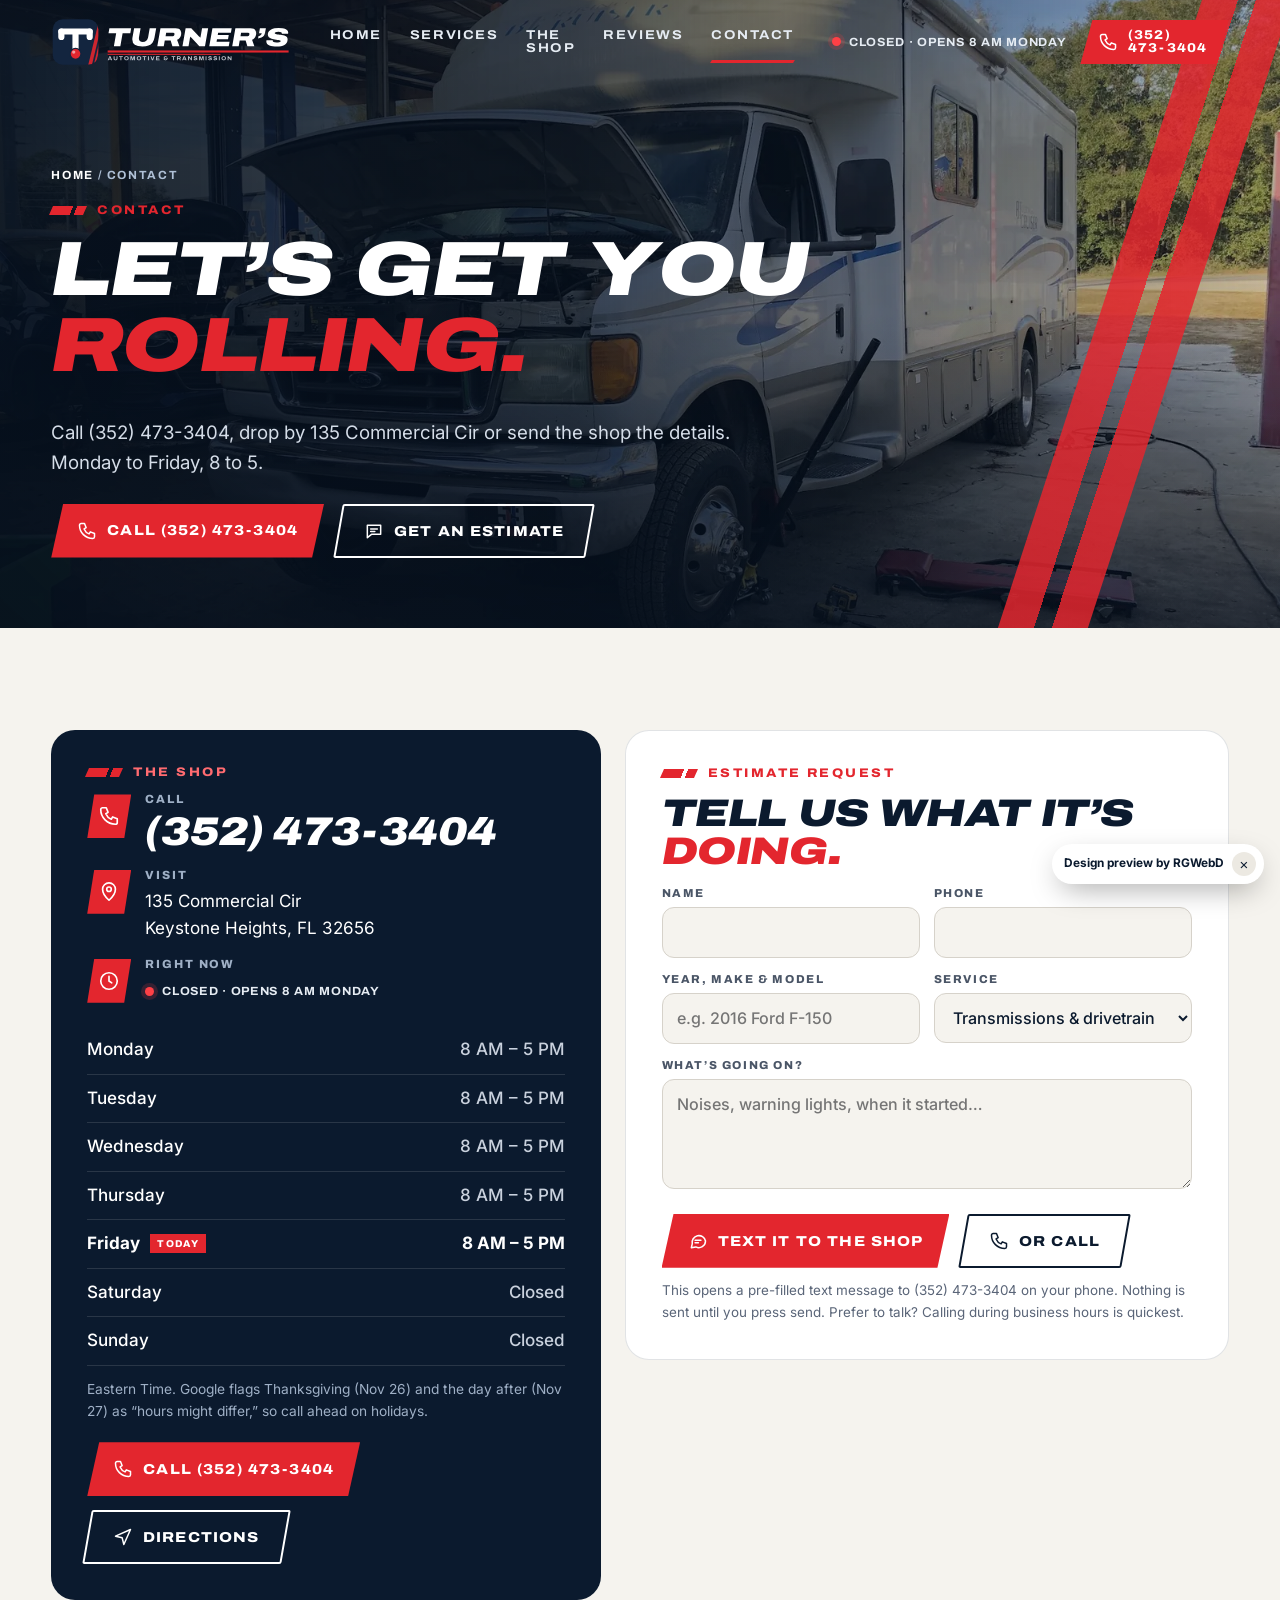
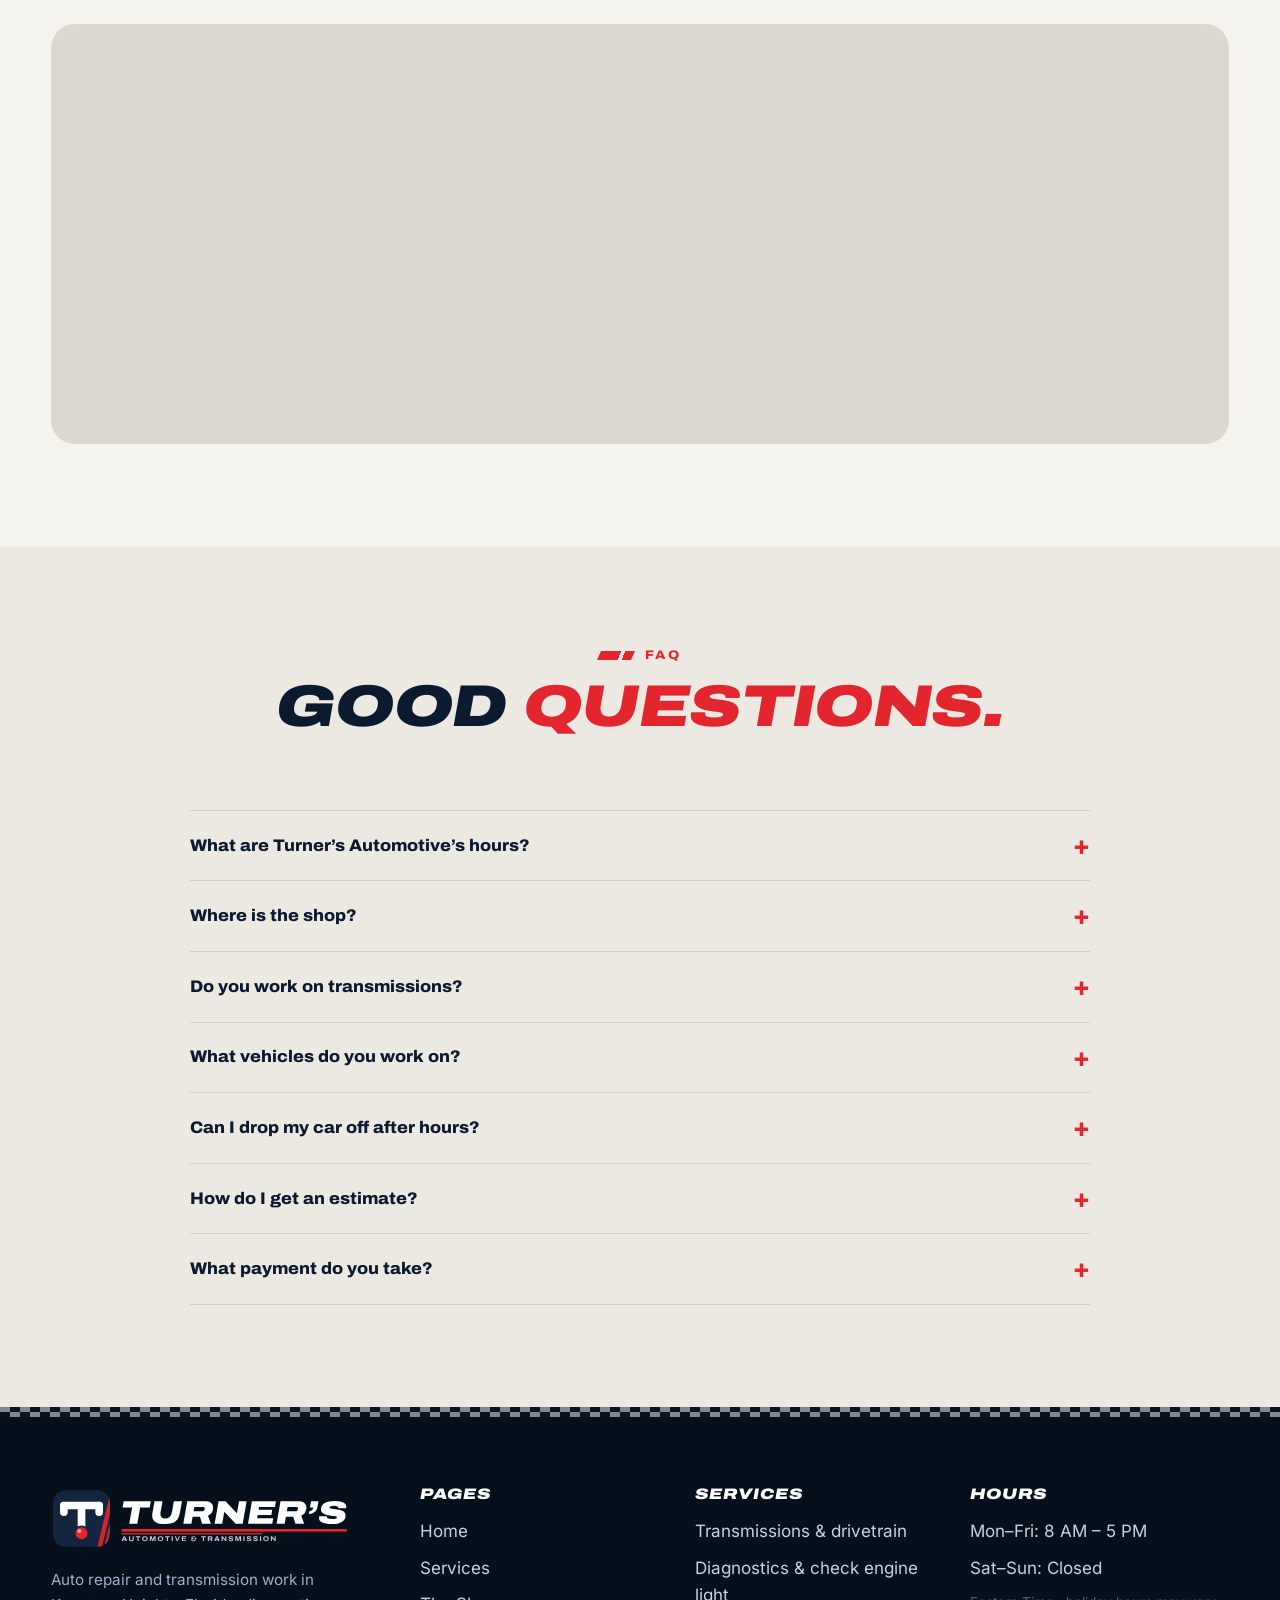
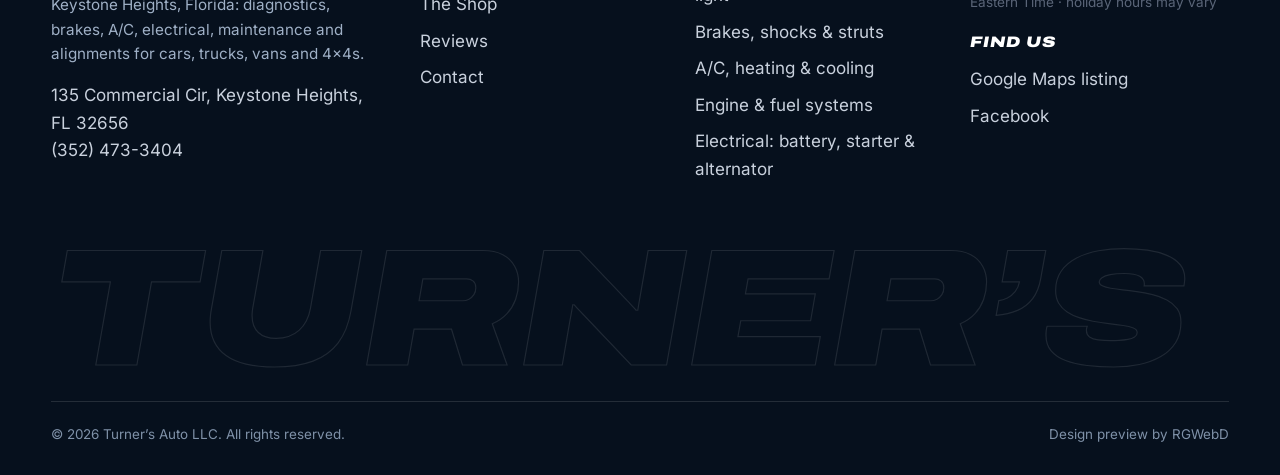
<file: contact.html>
<!doctype html><html lang="en"><head><meta charset="utf-8"><meta name="viewport" content="width=device-width,initial-scale=1,viewport-fit=cover">
<title>Contact &amp; Hours | Turner’s Automotive, 135 Commercial Cir, Keystone Heights, FL</title><meta name="description" content="Turner’s Automotive: 135 Commercial Cir, Keystone Heights, FL 32656. Call (352) 473-3404. Open Monday–Friday 8 AM–5 PM. Map, hours, estimate form and FAQ."><link rel="canonical" href="https://rgwebd.github.io/turnersautomotive-demo/contact.html"><meta name="robots" content="index,follow">
<meta name="theme-color" content="#0B1A2E"><link rel="icon" href="favicon.ico" sizes="any"><link rel="icon" href="assets/ta-favicon.svg" type="image/svg+xml"><link rel="apple-touch-icon" href="apple-touch-icon.png">
<meta property="og:type" content="website"><meta property="og:site_name" content="Turner’s Automotive"><meta property="og:title" content="Contact &amp; Hours | Turner’s Automotive, 135 Commercial Cir, Keystone Heights, FL"><meta property="og:description" content="Turner’s Automotive: 135 Commercial Cir, Keystone Heights, FL 32656. Call (352) 473-3404. Open Monday–Friday 8 AM–5 PM. Map, hours, estimate form and FAQ."><meta property="og:url" content="https://rgwebd.github.io/turnersautomotive-demo/contact.html"><meta property="og:image" content="https://rgwebd.github.io/turnersautomotive-demo/assets/og-image.jpg"><meta property="og:image:width" content="1200"><meta property="og:image:height" content="630"><meta property="og:locale" content="en_US">
<meta name="twitter:card" content="summary_large_image"><meta name="twitter:title" content="Contact &amp; Hours | Turner’s Automotive, 135 Commercial Cir, Keystone Heights, FL"><meta name="twitter:description" content="Turner’s Automotive: 135 Commercial Cir, Keystone Heights, FL 32656. Call (352) 473-3404. Open Monday–Friday 8 AM–5 PM. Map, hours, estimate form and FAQ."><meta name="twitter:image" content="https://rgwebd.github.io/turnersautomotive-demo/assets/og-image.jpg">
<link rel="preload" href="assets/fonts/archivo-italic.woff2" as="font" type="font/woff2" crossorigin><link rel="preload" href="assets/fonts/inter.woff2" as="font" type="font/woff2" crossorigin>
<link rel="stylesheet" href="assets/styles.css"><script>document.documentElement.classList.add('js')</script><script type="application/ld+json">{"@context": "https://schema.org", "@type": "AutoRepair", "@id": "https://rgwebd.github.io/turnersautomotive-demo/#business", "name": "Turner’s Automotive", "alternateName": ["Turner’s Automotive & Transmission", "Turner’s Auto LLC"], "description": "Auto repair and transmission shop in Keystone Heights, Florida: transmissions, differentials and gearboxes, diagnostics and check engine lights, brakes, shocks and struts, A/C and heating, radiators and cooling systems, fuel systems, electrical repair, oil changes, tune-ups and alignments.", "url": "https://rgwebd.github.io/turnersautomotive-demo/", "telephone": "+1-352-473-3404", "image": ["https://rgwebd.github.io/turnersautomotive-demo/assets/img/g01-1600.webp", "https://rgwebd.github.io/turnersautomotive-demo/assets/img/g17-1600.webp", "https://rgwebd.github.io/turnersautomotive-demo/assets/og-image.jpg"], "logo": "https://rgwebd.github.io/turnersautomotive-demo/assets/favicon-512.png", "address": {"@type": "PostalAddress", "streetAddress": "135 Commercial Cir", "addressLocality": "Keystone Heights", "addressRegion": "FL", "postalCode": "32656", "addressCountry": "US"}, "geo": {"@type": "GeoCoordinates", "latitude": 29.7842377, "longitude": -82.0258645}, "hasMap": "https://www.google.com/maps/place/TURNER%E2%80%99S+AUTOMOTIVE/@29.7842377,-82.0284394,17z/data=!3m1!4b1!4m6!3m5!1s0x88e60f70cee715e9:0x8879cd5ee60d667d!8m2!3d29.7842377!4d-82.0258645!16s%2Fg%2F1v75sqx7", "sameAs": ["https://www.google.com/maps/place/TURNER%E2%80%99S+AUTOMOTIVE/@29.7842377,-82.0284394,17z/data=!3m1!4b1!4m6!3m5!1s0x88e60f70cee715e9:0x8879cd5ee60d667d!8m2!3d29.7842377!4d-82.0258645!16s%2Fg%2F1v75sqx7", "https://www.facebook.com/people/Turner-Automotive-Transmission-AKA-The-Transmission-Repair-Shop/100063788893662/"], "areaServed": [{"@type": "City", "name": "Keystone Heights, FL"}, {"@type": "Place", "name": "Northeast and Central Florida"}], "openingHoursSpecification": [{"@type": "OpeningHoursSpecification", "dayOfWeek": ["Monday", "Tuesday", "Wednesday", "Thursday", "Friday"], "opens": "08:00", "closes": "17:00"}], "paymentAccepted": "Credit cards, debit cards", "amenityFeature": [{"@type": "LocationFeatureSpecification", "name": "Wheelchair accessible entrance", "value": true}, {"@type": "LocationFeatureSpecification", "name": "Wheelchair accessible parking lot", "value": true}], "knowsAbout": ["Transmission repair", "Differentials", "Check engine light diagnosis", "Brake repair", "Auto A/C repair", "Radiator and cooling system repair", "Fuel injection", "Automotive electrical repair", "Oil change", "Wheel alignment"], "aggregateRating": {"@type": "AggregateRating", "ratingValue": 4.7, "reviewCount": 247, "bestRating": 5}, "makesOffer": [{"@type": "Offer", "itemOffered": {"@type": "Service", "name": "Transmissions & drivetrain", "url": "https://rgwebd.github.io/turnersautomotive-demo/services.html#transmissions"}}, {"@type": "Offer", "itemOffered": {"@type": "Service", "name": "Diagnostics & check engine light", "url": "https://rgwebd.github.io/turnersautomotive-demo/services.html#diagnostics"}}, {"@type": "Offer", "itemOffered": {"@type": "Service", "name": "Brakes, shocks & struts", "url": "https://rgwebd.github.io/turnersautomotive-demo/services.html#brakes-suspension"}}, {"@type": "Offer", "itemOffered": {"@type": "Service", "name": "A/C, heating & cooling", "url": "https://rgwebd.github.io/turnersautomotive-demo/services.html#ac-cooling"}}, {"@type": "Offer", "itemOffered": {"@type": "Service", "name": "Engine & fuel systems", "url": "https://rgwebd.github.io/turnersautomotive-demo/services.html#engine-fuel"}}, {"@type": "Offer", "itemOffered": {"@type": "Service", "name": "Electrical: battery, starter & alternator", "url": "https://rgwebd.github.io/turnersautomotive-demo/services.html#electrical"}}, {"@type": "Offer", "itemOffered": {"@type": "Service", "name": "Oil change, tune-up & fluids", "url": "https://rgwebd.github.io/turnersautomotive-demo/services.html#maintenance"}}, {"@type": "Offer", "itemOffered": {"@type": "Service", "name": "Wheel alignment & tires", "url": "https://rgwebd.github.io/turnersautomotive-demo/services.html#alignment"}}]}</script><script type="application/ld+json">{"@context": "https://schema.org", "@type": "BreadcrumbList", "itemListElement": [{"@type": "ListItem", "position": 1, "name": "Home", "item": "https://rgwebd.github.io/turnersautomotive-demo/"}, {"@type": "ListItem", "position": 2, "name": "Contact", "item": "https://rgwebd.github.io/turnersautomotive-demo/contact.html"}]}</script><script type="application/ld+json">{"@context": "https://schema.org", "@type": "FAQPage", "mainEntity": [{"@type": "Question", "name": "What are Turner’s Automotive’s hours?", "acceptedAnswer": {"@type": "Answer", "text": "Monday through Friday, 8 AM to 5 PM Eastern Time. Closed Saturday and Sunday. Google flags Thanksgiving (Nov 26) and the day after (Nov 27) as “hours might differ,” so call ahead on holidays."}}, {"@type": "Question", "name": "Where is the shop?", "acceptedAnswer": {"@type": "Answer", "text": "135 Commercial Cir, Keystone Heights, FL 32656, on Commercial Circle in Keystone Heights, Florida. Their site says they serve Keystone Heights and the wider Northeast and Central Florida area."}}, {"@type": "Question", "name": "Do you work on transmissions?", "acceptedAnswer": {"@type": "Answer", "text": "Yes. Transmissions, differentials and gearboxes are the first services on their site, which is titled “Turner’s Automotive & Transmission.”"}}, {"@type": "Question", "name": "What vehicles do you work on?", "acceptedAnswer": {"@type": "Answer", "text": "Their site lists domestic and import cars and trucks, vans, 4×4s and special interest vehicles. The shop’s photos also show motorhomes, lifted trucks and classic sports cars."}}, {"@type": "Question", "name": "Can I drop my car off after hours?", "acceptedAnswer": {"@type": "Answer", "text": "Reviewers describe a night drop slot: fill out an envelope with your details and the problem, put the key inside and drop it in the slot. Call the shop to confirm before you rely on it."}}, {"@type": "Question", "name": "How do I get an estimate?", "acceptedAnswer": {"@type": "Answer", "text": "Call (352) 473-3404 during business hours, or use the estimate form on this page. It opens a pre-filled text message to the shop’s number (please confirm the number accepts texts)."}}, {"@type": "Question", "name": "What payment do you take?", "acceptedAnswer": {"@type": "Answer", "text": "Their Google profile lists credit and debit cards. Ask about payment options when you call."}}]}</script><script src="https://cosmiccallers.lovable.app/demo-track.js" data-demo="turnersautomotive-demo" defer></script></head>
<body><a class="skip" href="#main">Skip to content</a><div class="progress" aria-hidden="true"></div>
<header class="hdr"><div class="wrap"><a class="brand" href="index.html" aria-label="Turner’s Automotive home"><img src="assets/ta-horizontal-dark.svg" width="425" height="120" alt="Turner’s Automotive &amp; Transmission"></a>
<nav class="nav" aria-label="Main"><a href="index.html">Home</a><a href="services.html">Services</a><a href="shop.html">The Shop</a><a href="reviews.html">Reviews</a><a href="contact.html" aria-current="page">Contact</a></nav><div class="hdr-cta"><span class="status" data-status><i></i><span>Mon–Fri 8 AM–5 PM</span></span><a class="btn sm mag" href="tel:+13524733404"><svg viewBox="0 0 24 24" fill="none" stroke="currentColor" stroke-width="1.8" stroke-linecap="round" stroke-linejoin="round" aria-hidden="true"><path d="M5 3h4l2 5-2.5 1.5a11 11 0 0 0 6 6L16 13l5 2v4a2 2 0 0 1-2 2A16 16 0 0 1 3 5a2 2 0 0 1 2-2z"/></svg><span class="lbl">(352) 473-3404</span></a></div>
<button class="burger" type="button" aria-expanded="false" aria-controls="mnav" aria-label="Open menu"><span></span><span></span><span></span></button></div></header>
<nav class="mnav" id="mnav" aria-label="Mobile" aria-hidden="true"><a href="index.html">Home</a><a href="services.html">Services</a><a href="shop.html">The Shop</a><a href="reviews.html">Reviews</a><a href="contact.html" aria-current="page">Contact</a><div class="ctas"><a class="btn mag " href="tel:+13524733404"><svg viewBox="0 0 24 24" fill="none" stroke="currentColor" stroke-width="1.8" stroke-linecap="round" stroke-linejoin="round" aria-hidden="true"><path d="M5 3h4l2 5-2.5 1.5a11 11 0 0 0 6 6L16 13l5 2v4a2 2 0 0 1-2 2A16 16 0 0 1 3 5a2 2 0 0 1 2-2z"/></svg><span class="lbl">Call (352) 473-3404</span></a><a class="btn mag ghost" href="contact.html#estimate"><svg viewBox="0 0 24 24" fill="none" stroke="currentColor" stroke-width="1.8" stroke-linecap="round" stroke-linejoin="round" aria-hidden="true"><path d="M4 5h16v11H9l-5 4z"/><path d="M8 9.5h8M8 12.5h5"/></svg><span class="lbl">Get an estimate</span></a></div><p style="margin-top:18px"><span class="status" data-status><i></i><span>Mon–Fri 8 AM–5 PM</span></span></p></nav><main id="main"><section class="phero"><div class="bg" data-px="0.12"><img src="assets/img/g10-1600.webp" srcset="assets/img/g10-800.webp 800w, assets/img/g10-1600.webp 1600w" sizes="100vw" width="1600" height="1200" alt="A Class C motorhome in the bay with the hood open for engine work" fetchpriority="high" decoding="async" style="object-position:50% 50%"></div><div class="wrap"><nav class="crumbs" aria-label="Breadcrumb"><a href="index.html">Home</a> / <span aria-current="page">Contact</span></nav><p class="kicker">Contact</p><h1 class="split-h">Let’s get you <span class='red'>rolling.</span></h1><p class="lead">Call (352) 473-3404, drop by 135 Commercial Cir or send the shop the details. Monday to Friday, 8 to 5.</p><div class="ctas" style="margin-top:26px"><a class="btn mag " href="tel:+13524733404"><svg viewBox="0 0 24 24" fill="none" stroke="currentColor" stroke-width="1.8" stroke-linecap="round" stroke-linejoin="round" aria-hidden="true"><path d="M5 3h4l2 5-2.5 1.5a11 11 0 0 0 6 6L16 13l5 2v4a2 2 0 0 1-2 2A16 16 0 0 1 3 5a2 2 0 0 1 2-2z"/></svg><span class="lbl">Call (352) 473-3404</span></a><a class="btn mag ghost" href="contact.html#estimate"><svg viewBox="0 0 24 24" fill="none" stroke="currentColor" stroke-width="1.8" stroke-linecap="round" stroke-linejoin="round" aria-hidden="true"><path d="M4 5h16v11H9l-5 4z"/><path d="M8 9.5h8M8 12.5h5"/></svg><span class="lbl">Get an estimate</span></a></div></div></section>
<section class="sec"><div class="wrap cgrid"><div class="panel navy dark" data-r><p class="kicker">The shop</p>
<div class="facts"><div class="fact"><span class="ic"><svg viewBox="0 0 24 24" fill="none" stroke="currentColor" stroke-width="1.8" stroke-linecap="round" stroke-linejoin="round" aria-hidden="true"><path d="M5 3h4l2 5-2.5 1.5a11 11 0 0 0 6 6L16 13l5 2v4a2 2 0 0 1-2 2A16 16 0 0 1 3 5a2 2 0 0 1 2-2z"/></svg></span><div><b>Call</b><a class="bigtel" href="tel:+13524733404">(352) 473-3404</a></div></div>
<div class="fact"><span class="ic"><svg viewBox="0 0 24 24" fill="none" stroke="currentColor" stroke-width="1.8" stroke-linecap="round" stroke-linejoin="round" aria-hidden="true"><path d="M12 21s7-6.2 7-12a7 7 0 0 0-14 0c0 5.8 7 12 7 12z"/><circle cx="12" cy="9" r="2.5"/></svg></span><div><b>Visit</b><a href="https://www.google.com/maps/dir/?api=1&destination=TURNER%E2%80%99S+AUTOMOTIVE%2C+135+Commercial+Cir%2C+Keystone+Heights%2C+FL+32656" target="_blank" rel="noopener">135 Commercial Cir<br>Keystone Heights, FL 32656</a></div></div>
<div class="fact"><span class="ic"><svg viewBox="0 0 24 24" fill="none" stroke="currentColor" stroke-width="1.8" stroke-linecap="round" stroke-linejoin="round" aria-hidden="true"><circle cx="12" cy="12" r="9"/><path d="M12 7v5l3 2"/></svg></span><div><b>Right now</b><span class="status" data-status><i></i><span>Mon–Fri 8 AM–5 PM</span></span></div></div></div>
<table class="hours"><caption class="sr">Hours (Eastern Time)</caption><tbody><tr data-d="1"><th scope="row">Monday</th><td>8 AM – 5 PM</td></tr><tr data-d="2"><th scope="row">Tuesday</th><td>8 AM – 5 PM</td></tr><tr data-d="3"><th scope="row">Wednesday</th><td>8 AM – 5 PM</td></tr><tr data-d="4"><th scope="row">Thursday</th><td>8 AM – 5 PM</td></tr><tr data-d="5"><th scope="row">Friday</th><td>8 AM – 5 PM</td></tr><tr data-d="6"><th scope="row">Saturday</th><td>Closed</td></tr><tr data-d="0"><th scope="row">Sunday</th><td>Closed</td></tr></tbody></table><p class="note">Eastern Time. Google flags Thanksgiving (Nov 26) and the day after (Nov 27) as “hours might differ,” so call ahead on holidays.</p><div class="ctas" style="margin-top:20px"><a class="btn mag " href="tel:+13524733404"><svg viewBox="0 0 24 24" fill="none" stroke="currentColor" stroke-width="1.8" stroke-linecap="round" stroke-linejoin="round" aria-hidden="true"><path d="M5 3h4l2 5-2.5 1.5a11 11 0 0 0 6 6L16 13l5 2v4a2 2 0 0 1-2 2A16 16 0 0 1 3 5a2 2 0 0 1 2-2z"/></svg><span class="lbl">Call (352) 473-3404</span></a><a class="btn mag ghost" href="https://www.google.com/maps/dir/?api=1&destination=TURNER%E2%80%99S+AUTOMOTIVE%2C+135+Commercial+Cir%2C+Keystone+Heights%2C+FL+32656" target="_blank" rel="noopener"><svg viewBox="0 0 24 24" fill="none" stroke="currentColor" stroke-width="1.8" stroke-linecap="round" stroke-linejoin="round" aria-hidden="true"><path d="M3 11l18-8-8 18-2-8z"/></svg><span class="lbl">Directions</span></a></div></div>
<div class="panel" id="estimate" data-r><p class="kicker">Estimate request</p><h2 style="font-size:clamp(1.7rem,3vw,2.4rem)">Tell us what it’s <span class="red">doing.</span></h2>
<form class="est" id="estimate-form" data-sms="sms:+13524733404"><div class="row"><div class="f"><label for="f-name">Name</label><input id="f-name" name="name" autocomplete="name" required></div><div class="f"><label for="f-phone">Phone</label><input id="f-phone" name="phone" type="tel" autocomplete="tel" required></div></div>
<div class="row"><div class="f"><label for="f-veh">Year, make &amp; model</label><input id="f-veh" name="vehicle" placeholder="e.g. 2016 Ford F-150"></div><div class="f"><label for="f-svc">Service</label><select id="f-svc" name="service"><option>Transmissions & drivetrain</option><option>Diagnostics & check engine light</option><option>Brakes, shocks & struts</option><option>A/C, heating & cooling</option><option>Engine & fuel systems</option><option>Electrical: battery, starter & alternator</option><option>Oil change, tune-up & fluids</option><option>Wheel alignment & tires</option><option>Not sure / something else</option></select></div></div>
<div class="f"><label for="f-det">What’s going on?</label><textarea id="f-det" name="details" placeholder="Noises, warning lights, when it started…"></textarea></div>
<div class="ctas"><button class="btn mag" type="submit"><svg viewBox="0 0 24 24" fill="none" stroke="currentColor" stroke-width="1.8" stroke-linecap="round" stroke-linejoin="round" aria-hidden="true"><path d="M21 12a8 8 0 0 1-11.6 7.1L4 20l1.1-4.6A8 8 0 1 1 21 12z"/><path d="M8.5 11h7M8.5 14h4"/></svg><span class="lbl">Text it to the shop</span></button><a class="btn mag ghost" href="tel:+13524733404"><svg viewBox="0 0 24 24" fill="none" stroke="currentColor" stroke-width="1.8" stroke-linecap="round" stroke-linejoin="round" aria-hidden="true"><path d="M5 3h4l2 5-2.5 1.5a11 11 0 0 0 6 6L16 13l5 2v4a2 2 0 0 1-2 2A16 16 0 0 1 3 5a2 2 0 0 1 2-2z"/></svg><span class="lbl">Or call</span></a></div>
<p class="fine">This opens a pre-filled text message to (352) 473-3404 on your phone. Nothing is sent until you press send. Prefer to talk? Calling during business hours is quickest.</p></form></div></div>
<div class="wrap"><div class="map" data-r><iframe title="Map to Turner’s Automotive, 135 Commercial Cir, Keystone Heights, FL 32656" loading="lazy" referrerpolicy="no-referrer-when-downgrade" src="https://www.google.com/maps?q=TURNER%E2%80%99S+AUTOMOTIVE,+135+Commercial+Cir,+Keystone+Heights,+FL+32656&output=embed"></iframe></div></div></section>
<section class="sec paper2"><div class="wrap"><div class="head center"><div><p class="kicker">FAQ</p><h2 class="split-h">Good <span class="red">questions.</span></h2></div></div><div class="faq"><details><summary>What are Turner’s Automotive’s hours?</summary><p>Monday through Friday, 8 AM to 5 PM Eastern Time. Closed Saturday and Sunday. Google flags Thanksgiving (Nov 26) and the day after (Nov 27) as “hours might differ,” so call ahead on holidays.</p></details><details><summary>Where is the shop?</summary><p>135 Commercial Cir, Keystone Heights, FL 32656, on Commercial Circle in Keystone Heights, Florida. Their site says they serve Keystone Heights and the wider Northeast and Central Florida area.</p></details><details><summary>Do you work on transmissions?</summary><p>Yes. Transmissions, differentials and gearboxes are the first services on their site, which is titled “Turner’s Automotive &amp; Transmission.”</p></details><details><summary>What vehicles do you work on?</summary><p>Their site lists domestic and import cars and trucks, vans, 4×4s and special interest vehicles. The shop’s photos also show motorhomes, lifted trucks and classic sports cars.</p></details><details><summary>Can I drop my car off after hours?</summary><p>Reviewers describe a night drop slot: fill out an envelope with your details and the problem, put the key inside and drop it in the slot. Call the shop to confirm before you rely on it.</p></details><details><summary>How do I get an estimate?</summary><p>Call (352) 473-3404 during business hours, or use the estimate form on this page. It opens a pre-filled text message to the shop’s number (please confirm the number accepts texts).</p></details><details><summary>What payment do you take?</summary><p>Their Google profile lists credit and debit cards. Ask about payment options when you call.</p></details></div></div></section></main><footer class="ftr"><div class="wrap"><div class="fgrid">
<div><img src="assets/ta-horizontal-dark.svg" width="300" height="85" alt="Turner’s Automotive" loading="lazy" style="width:300px;height:auto;margin-bottom:18px"><p>Auto repair and transmission work in Keystone Heights, Florida: diagnostics, brakes, A/C, electrical, maintenance and alignments for cars, trucks, vans and 4×4s.</p>
<address style="font-style:normal"><a href="https://www.google.com/maps/dir/?api=1&destination=TURNER%E2%80%99S+AUTOMOTIVE%2C+135+Commercial+Cir%2C+Keystone+Heights%2C+FL+32656" target="_blank" rel="noopener">135 Commercial Cir, Keystone Heights, FL 32656</a><br><a href="tel:+13524733404">(352) 473-3404</a></address></div>
<div><h4>Pages</h4><ul><li><a href="index.html">Home</a></li><li><a href="services.html">Services</a></li><li><a href="shop.html">The Shop</a></li><li><a href="reviews.html">Reviews</a></li><li><a href="contact.html">Contact</a></li></ul></div><div><h4>Services</h4><ul><li><a href="services.html#transmissions">Transmissions & drivetrain</a></li><li><a href="services.html#diagnostics">Diagnostics & check engine light</a></li><li><a href="services.html#brakes-suspension">Brakes, shocks & struts</a></li><li><a href="services.html#ac-cooling">A/C, heating & cooling</a></li><li><a href="services.html#engine-fuel">Engine & fuel systems</a></li><li><a href="services.html#electrical">Electrical: battery, starter & alternator</a></li></ul></div><div><h4>Hours</h4><ul><li>Mon–Fri: 8 AM – 5 PM</li><li>Sat–Sun: Closed</li><li class="muted" style="font-size:.85rem">Eastern Time · holiday hours may vary</li></ul><h4 style="margin-top:22px">Find us</h4><ul><li><a href="https://maps.app.goo.gl/gTGMU6ZF7AFFTeKB7" target="_blank" rel="noopener">Google Maps listing</a></li><li><a href="https://www.facebook.com/people/Turner-Automotive-Transmission-AKA-The-Transmission-Repair-Shop/100063788893662/" target="_blank" rel="noopener">Facebook</a></li></ul></div>
</div><div class="bigword" aria-hidden="true">Turner’s</div><div class="legal"><span>© 2026 Turner’s Auto LLC. All rights reserved.</span><span>Design preview by RGWebD</span></div></div></footer>
<div class="mbar"><a class="btn mag " href="tel:+13524733404"><svg viewBox="0 0 24 24" fill="none" stroke="currentColor" stroke-width="1.8" stroke-linecap="round" stroke-linejoin="round" aria-hidden="true"><path d="M5 3h4l2 5-2.5 1.5a11 11 0 0 0 6 6L16 13l5 2v4a2 2 0 0 1-2 2A16 16 0 0 1 3 5a2 2 0 0 1 2-2z"/></svg><span class="lbl">Call now</span></a><a class="btn mag ghost" href="contact.html#estimate"><svg viewBox="0 0 24 24" fill="none" stroke="currentColor" stroke-width="1.8" stroke-linecap="round" stroke-linejoin="round" aria-hidden="true"><path d="M4 5h16v11H9l-5 4z"/><path d="M8 9.5h8M8 12.5h5"/></svg><span class="lbl">Estimate</span></a></div>
<div class="demo" role="note">Design preview by RGWebD<button type="button" aria-label="Dismiss preview note">×</button></div><script src="assets/script.js" defer></script></body></html>
</file>
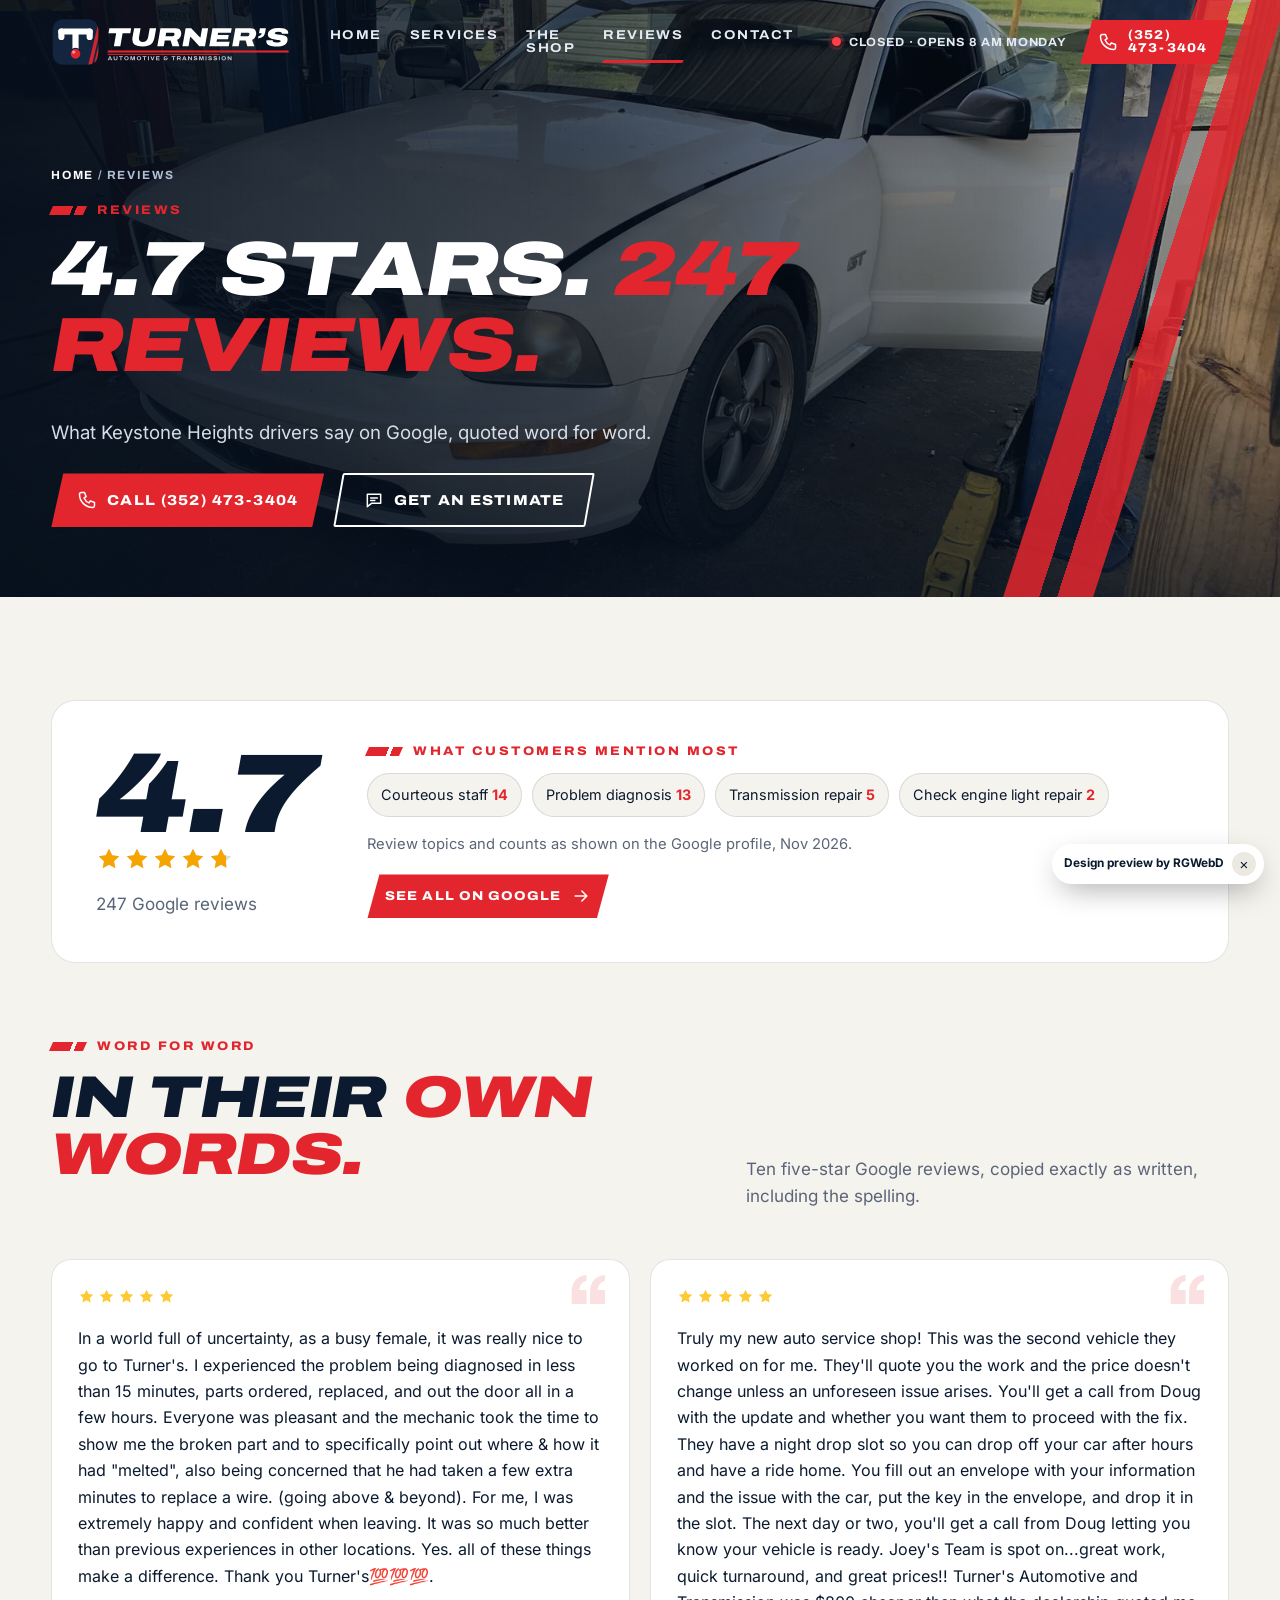
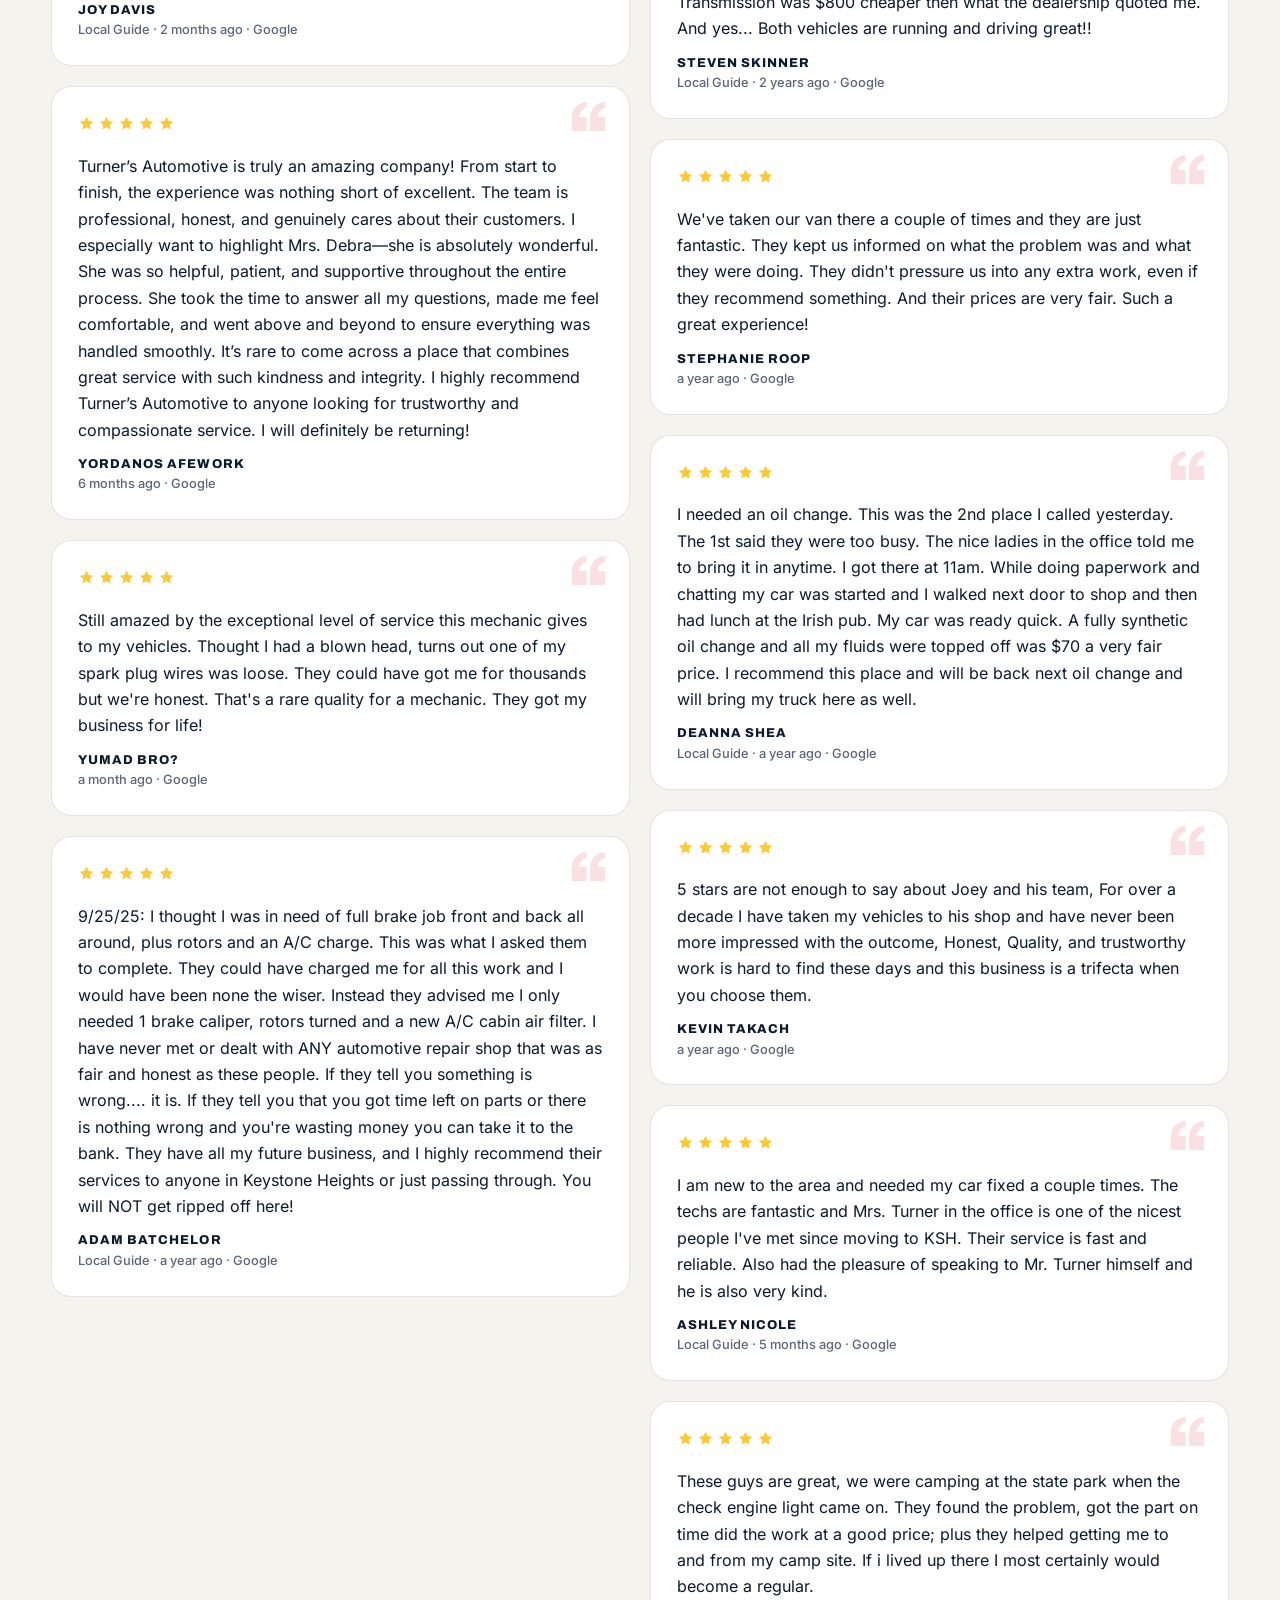
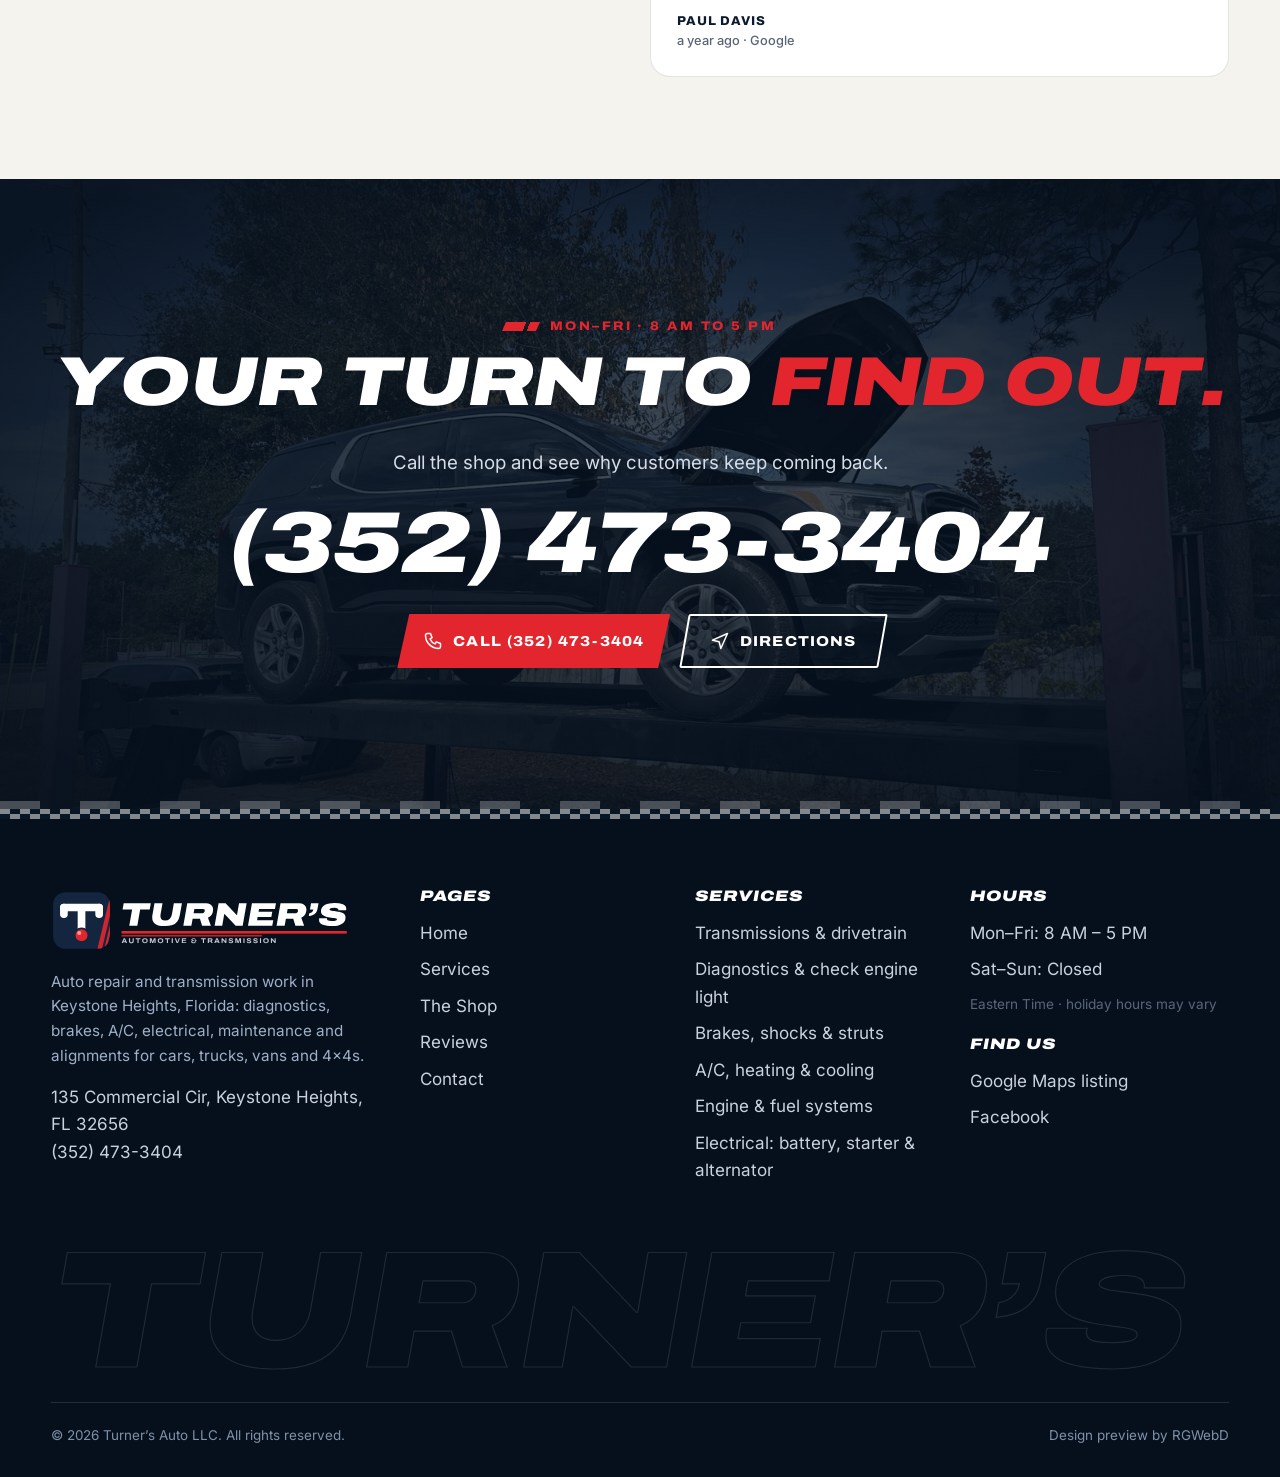
<file: reviews.html>
<!doctype html><html lang="en"><head><meta charset="utf-8"><meta name="viewport" content="width=device-width,initial-scale=1,viewport-fit=cover">
<title>Reviews | 4.7 Stars from 247 Google Reviews | Turner’s Automotive</title><meta name="description" content="Read what customers say about Turner’s Automotive in Keystone Heights, FL: 4.7 stars from 247 Google reviews, ten quoted word for word."><link rel="canonical" href="https://rgwebd.github.io/turnersautomotive-demo/reviews.html"><meta name="robots" content="index,follow">
<meta name="theme-color" content="#0B1A2E"><link rel="icon" href="favicon.ico" sizes="any"><link rel="icon" href="assets/ta-favicon.svg" type="image/svg+xml"><link rel="apple-touch-icon" href="apple-touch-icon.png">
<meta property="og:type" content="website"><meta property="og:site_name" content="Turner’s Automotive"><meta property="og:title" content="Reviews | 4.7 Stars from 247 Google Reviews | Turner’s Automotive"><meta property="og:description" content="Read what customers say about Turner’s Automotive in Keystone Heights, FL: 4.7 stars from 247 Google reviews, ten quoted word for word."><meta property="og:url" content="https://rgwebd.github.io/turnersautomotive-demo/reviews.html"><meta property="og:image" content="https://rgwebd.github.io/turnersautomotive-demo/assets/og-image.jpg"><meta property="og:image:width" content="1200"><meta property="og:image:height" content="630"><meta property="og:locale" content="en_US">
<meta name="twitter:card" content="summary_large_image"><meta name="twitter:title" content="Reviews | 4.7 Stars from 247 Google Reviews | Turner’s Automotive"><meta name="twitter:description" content="Read what customers say about Turner’s Automotive in Keystone Heights, FL: 4.7 stars from 247 Google reviews, ten quoted word for word."><meta name="twitter:image" content="https://rgwebd.github.io/turnersautomotive-demo/assets/og-image.jpg">
<link rel="preload" href="assets/fonts/archivo-italic.woff2" as="font" type="font/woff2" crossorigin><link rel="preload" href="assets/fonts/inter.woff2" as="font" type="font/woff2" crossorigin>
<link rel="stylesheet" href="assets/styles.css"><script>document.documentElement.classList.add('js')</script><script type="application/ld+json">{"@context": "https://schema.org", "@type": "AutoRepair", "@id": "https://rgwebd.github.io/turnersautomotive-demo/#business", "name": "Turner’s Automotive", "alternateName": ["Turner’s Automotive & Transmission", "Turner’s Auto LLC"], "description": "Auto repair and transmission shop in Keystone Heights, Florida: transmissions, differentials and gearboxes, diagnostics and check engine lights, brakes, shocks and struts, A/C and heating, radiators and cooling systems, fuel systems, electrical repair, oil changes, tune-ups and alignments.", "url": "https://rgwebd.github.io/turnersautomotive-demo/", "telephone": "+1-352-473-3404", "image": ["https://rgwebd.github.io/turnersautomotive-demo/assets/img/g01-1600.webp", "https://rgwebd.github.io/turnersautomotive-demo/assets/img/g17-1600.webp", "https://rgwebd.github.io/turnersautomotive-demo/assets/og-image.jpg"], "logo": "https://rgwebd.github.io/turnersautomotive-demo/assets/favicon-512.png", "address": {"@type": "PostalAddress", "streetAddress": "135 Commercial Cir", "addressLocality": "Keystone Heights", "addressRegion": "FL", "postalCode": "32656", "addressCountry": "US"}, "geo": {"@type": "GeoCoordinates", "latitude": 29.7842377, "longitude": -82.0258645}, "hasMap": "https://www.google.com/maps/place/TURNER%E2%80%99S+AUTOMOTIVE/@29.7842377,-82.0284394,17z/data=!3m1!4b1!4m6!3m5!1s0x88e60f70cee715e9:0x8879cd5ee60d667d!8m2!3d29.7842377!4d-82.0258645!16s%2Fg%2F1v75sqx7", "sameAs": ["https://www.google.com/maps/place/TURNER%E2%80%99S+AUTOMOTIVE/@29.7842377,-82.0284394,17z/data=!3m1!4b1!4m6!3m5!1s0x88e60f70cee715e9:0x8879cd5ee60d667d!8m2!3d29.7842377!4d-82.0258645!16s%2Fg%2F1v75sqx7", "https://www.facebook.com/people/Turner-Automotive-Transmission-AKA-The-Transmission-Repair-Shop/100063788893662/"], "areaServed": [{"@type": "City", "name": "Keystone Heights, FL"}, {"@type": "Place", "name": "Northeast and Central Florida"}], "openingHoursSpecification": [{"@type": "OpeningHoursSpecification", "dayOfWeek": ["Monday", "Tuesday", "Wednesday", "Thursday", "Friday"], "opens": "08:00", "closes": "17:00"}], "paymentAccepted": "Credit cards, debit cards", "amenityFeature": [{"@type": "LocationFeatureSpecification", "name": "Wheelchair accessible entrance", "value": true}, {"@type": "LocationFeatureSpecification", "name": "Wheelchair accessible parking lot", "value": true}], "knowsAbout": ["Transmission repair", "Differentials", "Check engine light diagnosis", "Brake repair", "Auto A/C repair", "Radiator and cooling system repair", "Fuel injection", "Automotive electrical repair", "Oil change", "Wheel alignment"], "aggregateRating": {"@type": "AggregateRating", "ratingValue": 4.7, "reviewCount": 247, "bestRating": 5}, "makesOffer": [{"@type": "Offer", "itemOffered": {"@type": "Service", "name": "Transmissions & drivetrain", "url": "https://rgwebd.github.io/turnersautomotive-demo/services.html#transmissions"}}, {"@type": "Offer", "itemOffered": {"@type": "Service", "name": "Diagnostics & check engine light", "url": "https://rgwebd.github.io/turnersautomotive-demo/services.html#diagnostics"}}, {"@type": "Offer", "itemOffered": {"@type": "Service", "name": "Brakes, shocks & struts", "url": "https://rgwebd.github.io/turnersautomotive-demo/services.html#brakes-suspension"}}, {"@type": "Offer", "itemOffered": {"@type": "Service", "name": "A/C, heating & cooling", "url": "https://rgwebd.github.io/turnersautomotive-demo/services.html#ac-cooling"}}, {"@type": "Offer", "itemOffered": {"@type": "Service", "name": "Engine & fuel systems", "url": "https://rgwebd.github.io/turnersautomotive-demo/services.html#engine-fuel"}}, {"@type": "Offer", "itemOffered": {"@type": "Service", "name": "Electrical: battery, starter & alternator", "url": "https://rgwebd.github.io/turnersautomotive-demo/services.html#electrical"}}, {"@type": "Offer", "itemOffered": {"@type": "Service", "name": "Oil change, tune-up & fluids", "url": "https://rgwebd.github.io/turnersautomotive-demo/services.html#maintenance"}}, {"@type": "Offer", "itemOffered": {"@type": "Service", "name": "Wheel alignment & tires", "url": "https://rgwebd.github.io/turnersautomotive-demo/services.html#alignment"}}], "review": [{"@type": "Review", "author": {"@type": "Person", "name": "Joy Davis"}, "reviewRating": {"@type": "Rating", "ratingValue": 5, "bestRating": 5}, "reviewBody": "In a world full of uncertainty, as a busy female, it was really nice to go to Turner's. I experienced the problem being diagnosed in less than 15 minutes, parts ordered, replaced, and out the door all in a few hours. Everyone was pleasant and the mechanic took the time to show me the broken part and to specifically point out where & how it had \"melted\", also being concerned that he had taken a few extra minutes to replace a wire. (going above & beyond). For me, I was extremely happy and confident when leaving. It was so much better than previous experiences in other locations. Yes. all of these things make a difference. Thank you Turner's💯💯💯.", "publisher": {"@type": "Organization", "name": "Google"}}, {"@type": "Review", "author": {"@type": "Person", "name": "Yordanos Afework"}, "reviewRating": {"@type": "Rating", "ratingValue": 5, "bestRating": 5}, "reviewBody": "Turner’s Automotive is truly an amazing company! From start to finish, the experience was nothing short of excellent. The team is professional, honest, and genuinely cares about their customers. I especially want to highlight Mrs. Debra—she is absolutely wonderful. She was so helpful, patient, and supportive throughout the entire process. She took the time to answer all my questions, made me feel comfortable, and went above and beyond to ensure everything was handled smoothly. It’s rare to come across a place that combines great service with such kindness and integrity. I highly recommend Turner’s Automotive to anyone looking for trustworthy and compassionate service. I will definitely be returning!", "publisher": {"@type": "Organization", "name": "Google"}}, {"@type": "Review", "author": {"@type": "Person", "name": "YuMad Bro?"}, "reviewRating": {"@type": "Rating", "ratingValue": 5, "bestRating": 5}, "reviewBody": "Still amazed by the exceptional level of service this mechanic gives to my vehicles. Thought I had a blown head, turns out one of my spark plug wires was loose. They could have got me for thousands but we're honest. That's a rare quality for a mechanic. They got my business for life!", "publisher": {"@type": "Organization", "name": "Google"}}, {"@type": "Review", "author": {"@type": "Person", "name": "Adam Batchelor"}, "reviewRating": {"@type": "Rating", "ratingValue": 5, "bestRating": 5}, "reviewBody": "9/25/25: I thought I was in need of full brake job front and back all around, plus rotors and an A/C charge. This was what I asked them to complete. They could have charged me for all this work and I would have been none the wiser. Instead they advised me I only needed 1 brake caliper, rotors turned and a new A/C cabin air filter. I have never met or dealt with ANY automotive repair shop that was as fair and honest as these people. If they tell you something is wrong.... it is. If they tell you that you got time left on parts or there is nothing wrong and you're wasting money you can take it to the bank. They have all my future business, and I highly recommend their services to anyone in Keystone Heights or just passing through. You will NOT get ripped off here!", "publisher": {"@type": "Organization", "name": "Google"}}, {"@type": "Review", "author": {"@type": "Person", "name": "Steven Skinner"}, "reviewRating": {"@type": "Rating", "ratingValue": 5, "bestRating": 5}, "reviewBody": "Truly my new auto service shop! This was the second vehicle they worked on for me. They'll quote you the work and the price doesn't change unless an unforeseen issue arises. You'll get a call from Doug with the update and whether you want them to proceed with the fix. They have a night drop slot so you can drop off your car after hours and have a ride home. You fill out an envelope with your information and the issue with the car, put the key in the envelope, and drop it in the slot. The next day or two, you'll get a call from Doug letting you know your vehicle is ready. Joey's Team is spot on...great work, quick turnaround, and great prices!! Turner's Automotive and Transmission was $800 cheaper then what the dealership quoted me. And yes... Both vehicles are running and driving great!!", "publisher": {"@type": "Organization", "name": "Google"}}, {"@type": "Review", "author": {"@type": "Person", "name": "Stephanie Roop"}, "reviewRating": {"@type": "Rating", "ratingValue": 5, "bestRating": 5}, "reviewBody": "We've taken our van there a couple of times and they are just fantastic. They kept us informed on what the problem was and what they were doing. They didn't pressure us into any extra work, even if they recommend something. And their prices are very fair. Such a great experience!", "publisher": {"@type": "Organization", "name": "Google"}}, {"@type": "Review", "author": {"@type": "Person", "name": "Deanna shea"}, "reviewRating": {"@type": "Rating", "ratingValue": 5, "bestRating": 5}, "reviewBody": "I needed an oil change. This was the 2nd place I called yesterday. The 1st said they were too busy. The nice ladies in the office told me to bring it in anytime. I got there at 11am. While doing paperwork and chatting my car was started and I walked next door to shop and then had lunch at the Irish pub. My car was ready quick. A fully synthetic oil change and all my fluids were topped off was $70 a very fair price. I recommend this place and will be back next oil change and will bring my truck here as well.", "publisher": {"@type": "Organization", "name": "Google"}}, {"@type": "Review", "author": {"@type": "Person", "name": "Kevin Takach"}, "reviewRating": {"@type": "Rating", "ratingValue": 5, "bestRating": 5}, "reviewBody": "5 stars are not enough to say about Joey and his team, For over a decade I have taken my vehicles to his shop and have never been more impressed with the outcome, Honest, Quality, and trustworthy work is hard to find these days and this business is a trifecta when you choose them.", "publisher": {"@type": "Organization", "name": "Google"}}, {"@type": "Review", "author": {"@type": "Person", "name": "Ashley Nicole"}, "reviewRating": {"@type": "Rating", "ratingValue": 5, "bestRating": 5}, "reviewBody": "I am new to the area and needed my car fixed a couple times. The techs are fantastic and Mrs. Turner in the office is one of the nicest people I've met since moving to KSH. Their service is fast and reliable. Also had the pleasure of speaking to Mr. Turner himself and he is also very kind.", "publisher": {"@type": "Organization", "name": "Google"}}, {"@type": "Review", "author": {"@type": "Person", "name": "Paul Davis"}, "reviewRating": {"@type": "Rating", "ratingValue": 5, "bestRating": 5}, "reviewBody": "These guys are great, we were camping at the state park when the check engine light came on. They found the problem, got the part on time did the work at a good price; plus they helped getting me to and from my camp site. If i lived up there I most certainly would become a regular.", "publisher": {"@type": "Organization", "name": "Google"}}]}</script><script type="application/ld+json">{"@context": "https://schema.org", "@type": "BreadcrumbList", "itemListElement": [{"@type": "ListItem", "position": 1, "name": "Home", "item": "https://rgwebd.github.io/turnersautomotive-demo/"}, {"@type": "ListItem", "position": 2, "name": "Reviews", "item": "https://rgwebd.github.io/turnersautomotive-demo/reviews.html"}]}</script><script src="https://cosmiccallers.lovable.app/demo-track.js" data-demo="turnersautomotive-demo" defer></script></head>
<body><a class="skip" href="#main">Skip to content</a><div class="progress" aria-hidden="true"></div>
<header class="hdr"><div class="wrap"><a class="brand" href="index.html" aria-label="Turner’s Automotive home"><img src="assets/ta-horizontal-dark.svg" width="425" height="120" alt="Turner’s Automotive &amp; Transmission"></a>
<nav class="nav" aria-label="Main"><a href="index.html">Home</a><a href="services.html">Services</a><a href="shop.html">The Shop</a><a href="reviews.html" aria-current="page">Reviews</a><a href="contact.html">Contact</a></nav><div class="hdr-cta"><span class="status" data-status><i></i><span>Mon–Fri 8 AM–5 PM</span></span><a class="btn sm mag" href="tel:+13524733404"><svg viewBox="0 0 24 24" fill="none" stroke="currentColor" stroke-width="1.8" stroke-linecap="round" stroke-linejoin="round" aria-hidden="true"><path d="M5 3h4l2 5-2.5 1.5a11 11 0 0 0 6 6L16 13l5 2v4a2 2 0 0 1-2 2A16 16 0 0 1 3 5a2 2 0 0 1 2-2z"/></svg><span class="lbl">(352) 473-3404</span></a></div>
<button class="burger" type="button" aria-expanded="false" aria-controls="mnav" aria-label="Open menu"><span></span><span></span><span></span></button></div></header>
<nav class="mnav" id="mnav" aria-label="Mobile" aria-hidden="true"><a href="index.html">Home</a><a href="services.html">Services</a><a href="shop.html">The Shop</a><a href="reviews.html" aria-current="page">Reviews</a><a href="contact.html">Contact</a><div class="ctas"><a class="btn mag " href="tel:+13524733404"><svg viewBox="0 0 24 24" fill="none" stroke="currentColor" stroke-width="1.8" stroke-linecap="round" stroke-linejoin="round" aria-hidden="true"><path d="M5 3h4l2 5-2.5 1.5a11 11 0 0 0 6 6L16 13l5 2v4a2 2 0 0 1-2 2A16 16 0 0 1 3 5a2 2 0 0 1 2-2z"/></svg><span class="lbl">Call (352) 473-3404</span></a><a class="btn mag ghost" href="contact.html#estimate"><svg viewBox="0 0 24 24" fill="none" stroke="currentColor" stroke-width="1.8" stroke-linecap="round" stroke-linejoin="round" aria-hidden="true"><path d="M4 5h16v11H9l-5 4z"/><path d="M8 9.5h8M8 12.5h5"/></svg><span class="lbl">Get an estimate</span></a></div><p style="margin-top:18px"><span class="status" data-status><i></i><span>Mon–Fri 8 AM–5 PM</span></span></p></nav><main id="main"><section class="phero"><div class="bg" data-px="0.12"><img src="assets/img/g23-1600.webp" srcset="assets/img/g23-800.webp 800w, assets/img/g23-1600.webp 1600w" sizes="100vw" width="1600" height="1200" alt="A white Ford Mustang GT parked between the lift posts" fetchpriority="high" decoding="async" style="object-position:50% 50%"></div><div class="wrap"><nav class="crumbs" aria-label="Breadcrumb"><a href="index.html">Home</a> / <span aria-current="page">Reviews</span></nav><p class="kicker">Reviews</p><h1 class="split-h">4.7 stars. <span class='red'>247 reviews.</span></h1><p class="lead">What Keystone Heights drivers say on Google, quoted word for word.</p><div class="ctas" style="margin-top:26px"><a class="btn mag " href="tel:+13524733404"><svg viewBox="0 0 24 24" fill="none" stroke="currentColor" stroke-width="1.8" stroke-linecap="round" stroke-linejoin="round" aria-hidden="true"><path d="M5 3h4l2 5-2.5 1.5a11 11 0 0 0 6 6L16 13l5 2v4a2 2 0 0 1-2 2A16 16 0 0 1 3 5a2 2 0 0 1 2-2z"/></svg><span class="lbl">Call (352) 473-3404</span></a><a class="btn mag ghost" href="contact.html#estimate"><svg viewBox="0 0 24 24" fill="none" stroke="currentColor" stroke-width="1.8" stroke-linecap="round" stroke-linejoin="round" aria-hidden="true"><path d="M4 5h16v11H9l-5 4z"/><path d="M8 9.5h8M8 12.5h5"/></svg><span class="lbl">Get an estimate</span></a></div></div></section>
<section class="sec"><div class="wrap"><div class="rsum light" data-r><div><div class="score">4.7</div><span class="pstars" role="img" aria-label="4.7 out of 5 stars"><span class="row"><svg viewBox="0 0 24 24" aria-hidden="true"><path fill="currentColor" d="M12 2.5l2.9 6.1 6.6.8-4.9 4.6 1.3 6.6L12 17.3l-5.9 3.3 1.3-6.6L2.5 9.4l6.6-.8z"/></svg><svg viewBox="0 0 24 24" aria-hidden="true"><path fill="currentColor" d="M12 2.5l2.9 6.1 6.6.8-4.9 4.6 1.3 6.6L12 17.3l-5.9 3.3 1.3-6.6L2.5 9.4l6.6-.8z"/></svg><svg viewBox="0 0 24 24" aria-hidden="true"><path fill="currentColor" d="M12 2.5l2.9 6.1 6.6.8-4.9 4.6 1.3 6.6L12 17.3l-5.9 3.3 1.3-6.6L2.5 9.4l6.6-.8z"/></svg><svg viewBox="0 0 24 24" aria-hidden="true"><path fill="currentColor" d="M12 2.5l2.9 6.1 6.6.8-4.9 4.6 1.3 6.6L12 17.3l-5.9 3.3 1.3-6.6L2.5 9.4l6.6-.8z"/></svg><svg viewBox="0 0 24 24" aria-hidden="true"><path fill="currentColor" d="M12 2.5l2.9 6.1 6.6.8-4.9 4.6 1.3 6.6L12 17.3l-5.9 3.3 1.3-6.6L2.5 9.4l6.6-.8z"/></svg></span><span class="top" style="width:94%"><span class="row"><svg viewBox="0 0 24 24" aria-hidden="true"><path fill="currentColor" d="M12 2.5l2.9 6.1 6.6.8-4.9 4.6 1.3 6.6L12 17.3l-5.9 3.3 1.3-6.6L2.5 9.4l6.6-.8z"/></svg><svg viewBox="0 0 24 24" aria-hidden="true"><path fill="currentColor" d="M12 2.5l2.9 6.1 6.6.8-4.9 4.6 1.3 6.6L12 17.3l-5.9 3.3 1.3-6.6L2.5 9.4l6.6-.8z"/></svg><svg viewBox="0 0 24 24" aria-hidden="true"><path fill="currentColor" d="M12 2.5l2.9 6.1 6.6.8-4.9 4.6 1.3 6.6L12 17.3l-5.9 3.3 1.3-6.6L2.5 9.4l6.6-.8z"/></svg><svg viewBox="0 0 24 24" aria-hidden="true"><path fill="currentColor" d="M12 2.5l2.9 6.1 6.6.8-4.9 4.6 1.3 6.6L12 17.3l-5.9 3.3 1.3-6.6L2.5 9.4l6.6-.8z"/></svg><svg viewBox="0 0 24 24" aria-hidden="true"><path fill="currentColor" d="M12 2.5l2.9 6.1 6.6.8-4.9 4.6 1.3 6.6L12 17.3l-5.9 3.3 1.3-6.6L2.5 9.4l6.6-.8z"/></svg></span></span></span><p class="muted" style="margin:10px 0 0">247 Google reviews</p></div>
<div><p class="kicker">What customers mention most</p><div class="topics"><span>Courteous staff <b>14</b></span><span>Problem diagnosis <b>13</b></span><span>Transmission repair <b>5</b></span><span>Check engine light repair <b>2</b></span></div><p class="muted" style="margin:16px 0 0;font-size:.92rem">Review topics and counts as shown on the Google profile, Nov 2026.</p><p style="margin:18px 0 0"><a class="btn sm mag" href="https://maps.app.goo.gl/gTGMU6ZF7AFFTeKB7" target="_blank" rel="noopener"><span class="lbl">See all on Google</span><svg viewBox="0 0 24 24" fill="none" stroke="currentColor" stroke-width="1.8" stroke-linecap="round" stroke-linejoin="round" aria-hidden="true"><path d="M5 12h14M13 6l6 6-6 6"/></svg></a></p></div></div>
<div class="head" style="margin-top:clamp(50px,6vw,80px)"><div><p class="kicker">Word for word</p><h2 class="split-h">In their <span class="red">own words.</span></h2></div><p>Ten five-star Google reviews, copied exactly as written, including the spelling.</p></div><div class="rgrid"><figure class="rv" data-r><span class="stars" aria-label="5 out of 5 stars"><svg viewBox="0 0 24 24" fill="currentColor" aria-hidden="true"><path d="M12 2.5l2.9 6.1 6.6.8-4.9 4.6 1.3 6.6L12 17.3l-5.9 3.3 1.3-6.6-4.9-4.6 6.6-.8z"/></svg><svg viewBox="0 0 24 24" fill="currentColor" aria-hidden="true"><path d="M12 2.5l2.9 6.1 6.6.8-4.9 4.6 1.3 6.6L12 17.3l-5.9 3.3 1.3-6.6-4.9-4.6 6.6-.8z"/></svg><svg viewBox="0 0 24 24" fill="currentColor" aria-hidden="true"><path d="M12 2.5l2.9 6.1 6.6.8-4.9 4.6 1.3 6.6L12 17.3l-5.9 3.3 1.3-6.6-4.9-4.6 6.6-.8z"/></svg><svg viewBox="0 0 24 24" fill="currentColor" aria-hidden="true"><path d="M12 2.5l2.9 6.1 6.6.8-4.9 4.6 1.3 6.6L12 17.3l-5.9 3.3 1.3-6.6-4.9-4.6 6.6-.8z"/></svg><svg viewBox="0 0 24 24" fill="currentColor" aria-hidden="true"><path d="M12 2.5l2.9 6.1 6.6.8-4.9 4.6 1.3 6.6L12 17.3l-5.9 3.3 1.3-6.6-4.9-4.6 6.6-.8z"/></svg></span><blockquote>In a world full of uncertainty, as a busy female, it was really nice to go to Turner&#x27;s. I experienced the problem being diagnosed in less than 15 minutes, parts ordered, replaced, and out the door all in a few hours. Everyone was pleasant and the mechanic took the time to show me the broken part and to specifically point out where &amp; how it had &quot;melted&quot;, also being concerned that he had taken a few extra minutes to replace a wire. (going above &amp; beyond). For me, I was extremely happy and confident when leaving. It was so much better than previous experiences in other locations. Yes. all of these things make a difference. Thank you Turner&#x27;s💯💯💯.</blockquote><figcaption class="who">Joy Davis<small>Local Guide · 2 months ago · Google</small></figcaption></figure><figure class="rv" data-r><span class="stars" aria-label="5 out of 5 stars"><svg viewBox="0 0 24 24" fill="currentColor" aria-hidden="true"><path d="M12 2.5l2.9 6.1 6.6.8-4.9 4.6 1.3 6.6L12 17.3l-5.9 3.3 1.3-6.6-4.9-4.6 6.6-.8z"/></svg><svg viewBox="0 0 24 24" fill="currentColor" aria-hidden="true"><path d="M12 2.5l2.9 6.1 6.6.8-4.9 4.6 1.3 6.6L12 17.3l-5.9 3.3 1.3-6.6-4.9-4.6 6.6-.8z"/></svg><svg viewBox="0 0 24 24" fill="currentColor" aria-hidden="true"><path d="M12 2.5l2.9 6.1 6.6.8-4.9 4.6 1.3 6.6L12 17.3l-5.9 3.3 1.3-6.6-4.9-4.6 6.6-.8z"/></svg><svg viewBox="0 0 24 24" fill="currentColor" aria-hidden="true"><path d="M12 2.5l2.9 6.1 6.6.8-4.9 4.6 1.3 6.6L12 17.3l-5.9 3.3 1.3-6.6-4.9-4.6 6.6-.8z"/></svg><svg viewBox="0 0 24 24" fill="currentColor" aria-hidden="true"><path d="M12 2.5l2.9 6.1 6.6.8-4.9 4.6 1.3 6.6L12 17.3l-5.9 3.3 1.3-6.6-4.9-4.6 6.6-.8z"/></svg></span><blockquote>Turner’s Automotive is truly an amazing company! From start to finish, the experience was nothing short of excellent. The team is professional, honest, and genuinely cares about their customers. I especially want to highlight Mrs. Debra—she is absolutely wonderful. She was so helpful, patient, and supportive throughout the entire process. She took the time to answer all my questions, made me feel comfortable, and went above and beyond to ensure everything was handled smoothly. It’s rare to come across a place that combines great service with such kindness and integrity. I highly recommend Turner’s Automotive to anyone looking for trustworthy and compassionate service. I will definitely be returning!</blockquote><figcaption class="who">Yordanos Afework<small>6 months ago · Google</small></figcaption></figure><figure class="rv" data-r><span class="stars" aria-label="5 out of 5 stars"><svg viewBox="0 0 24 24" fill="currentColor" aria-hidden="true"><path d="M12 2.5l2.9 6.1 6.6.8-4.9 4.6 1.3 6.6L12 17.3l-5.9 3.3 1.3-6.6-4.9-4.6 6.6-.8z"/></svg><svg viewBox="0 0 24 24" fill="currentColor" aria-hidden="true"><path d="M12 2.5l2.9 6.1 6.6.8-4.9 4.6 1.3 6.6L12 17.3l-5.9 3.3 1.3-6.6-4.9-4.6 6.6-.8z"/></svg><svg viewBox="0 0 24 24" fill="currentColor" aria-hidden="true"><path d="M12 2.5l2.9 6.1 6.6.8-4.9 4.6 1.3 6.6L12 17.3l-5.9 3.3 1.3-6.6-4.9-4.6 6.6-.8z"/></svg><svg viewBox="0 0 24 24" fill="currentColor" aria-hidden="true"><path d="M12 2.5l2.9 6.1 6.6.8-4.9 4.6 1.3 6.6L12 17.3l-5.9 3.3 1.3-6.6-4.9-4.6 6.6-.8z"/></svg><svg viewBox="0 0 24 24" fill="currentColor" aria-hidden="true"><path d="M12 2.5l2.9 6.1 6.6.8-4.9 4.6 1.3 6.6L12 17.3l-5.9 3.3 1.3-6.6-4.9-4.6 6.6-.8z"/></svg></span><blockquote>Still amazed by the exceptional level of service this mechanic gives to my vehicles. Thought I had a blown head, turns out one of my spark plug wires was loose. They could have got me for thousands but we&#x27;re honest. That&#x27;s a rare quality for a mechanic. They got my business for life!</blockquote><figcaption class="who">YuMad Bro?<small>a month ago · Google</small></figcaption></figure><figure class="rv" data-r><span class="stars" aria-label="5 out of 5 stars"><svg viewBox="0 0 24 24" fill="currentColor" aria-hidden="true"><path d="M12 2.5l2.9 6.1 6.6.8-4.9 4.6 1.3 6.6L12 17.3l-5.9 3.3 1.3-6.6-4.9-4.6 6.6-.8z"/></svg><svg viewBox="0 0 24 24" fill="currentColor" aria-hidden="true"><path d="M12 2.5l2.9 6.1 6.6.8-4.9 4.6 1.3 6.6L12 17.3l-5.9 3.3 1.3-6.6-4.9-4.6 6.6-.8z"/></svg><svg viewBox="0 0 24 24" fill="currentColor" aria-hidden="true"><path d="M12 2.5l2.9 6.1 6.6.8-4.9 4.6 1.3 6.6L12 17.3l-5.9 3.3 1.3-6.6-4.9-4.6 6.6-.8z"/></svg><svg viewBox="0 0 24 24" fill="currentColor" aria-hidden="true"><path d="M12 2.5l2.9 6.1 6.6.8-4.9 4.6 1.3 6.6L12 17.3l-5.9 3.3 1.3-6.6-4.9-4.6 6.6-.8z"/></svg><svg viewBox="0 0 24 24" fill="currentColor" aria-hidden="true"><path d="M12 2.5l2.9 6.1 6.6.8-4.9 4.6 1.3 6.6L12 17.3l-5.9 3.3 1.3-6.6-4.9-4.6 6.6-.8z"/></svg></span><blockquote>9/25/25: I thought I was in need of full brake job front and back all around, plus rotors and an A/C charge. This was what I asked them to complete. They could have charged me for all this work and I would have been none the wiser. Instead they advised me I only needed 1 brake caliper, rotors turned and a new A/C cabin air filter. I have never met or dealt with ANY automotive repair shop that was as fair and honest as these people. If they tell you something is wrong.... it is. If they tell you that you got time left on parts or there is nothing wrong and you&#x27;re wasting money you can take it to the bank. They have all my future business, and I highly recommend their services to anyone in Keystone Heights or just passing through. You will NOT get ripped off here!</blockquote><figcaption class="who">Adam Batchelor<small>Local Guide · a year ago · Google</small></figcaption></figure><figure class="rv" data-r><span class="stars" aria-label="5 out of 5 stars"><svg viewBox="0 0 24 24" fill="currentColor" aria-hidden="true"><path d="M12 2.5l2.9 6.1 6.6.8-4.9 4.6 1.3 6.6L12 17.3l-5.9 3.3 1.3-6.6-4.9-4.6 6.6-.8z"/></svg><svg viewBox="0 0 24 24" fill="currentColor" aria-hidden="true"><path d="M12 2.5l2.9 6.1 6.6.8-4.9 4.6 1.3 6.6L12 17.3l-5.9 3.3 1.3-6.6-4.9-4.6 6.6-.8z"/></svg><svg viewBox="0 0 24 24" fill="currentColor" aria-hidden="true"><path d="M12 2.5l2.9 6.1 6.6.8-4.9 4.6 1.3 6.6L12 17.3l-5.9 3.3 1.3-6.6-4.9-4.6 6.6-.8z"/></svg><svg viewBox="0 0 24 24" fill="currentColor" aria-hidden="true"><path d="M12 2.5l2.9 6.1 6.6.8-4.9 4.6 1.3 6.6L12 17.3l-5.9 3.3 1.3-6.6-4.9-4.6 6.6-.8z"/></svg><svg viewBox="0 0 24 24" fill="currentColor" aria-hidden="true"><path d="M12 2.5l2.9 6.1 6.6.8-4.9 4.6 1.3 6.6L12 17.3l-5.9 3.3 1.3-6.6-4.9-4.6 6.6-.8z"/></svg></span><blockquote>Truly my new auto service shop! This was the second vehicle they worked on for me. They&#x27;ll quote you the work and the price doesn&#x27;t change unless an unforeseen issue arises. You&#x27;ll get a call from Doug with the update and whether you want them to proceed with the fix. They have a night drop slot so you can drop off your car after hours and have a ride home. You fill out an envelope with your information and the issue with the car, put the key in the envelope, and drop it in the slot. The next day or two, you&#x27;ll get a call from Doug letting you know your vehicle is ready. Joey&#x27;s Team is spot on...great work, quick turnaround, and great prices!! Turner&#x27;s Automotive and Transmission was $800 cheaper then what the dealership quoted me. And yes... Both vehicles are running and driving great!!</blockquote><figcaption class="who">Steven Skinner<small>Local Guide · 2 years ago · Google</small></figcaption></figure><figure class="rv" data-r><span class="stars" aria-label="5 out of 5 stars"><svg viewBox="0 0 24 24" fill="currentColor" aria-hidden="true"><path d="M12 2.5l2.9 6.1 6.6.8-4.9 4.6 1.3 6.6L12 17.3l-5.9 3.3 1.3-6.6-4.9-4.6 6.6-.8z"/></svg><svg viewBox="0 0 24 24" fill="currentColor" aria-hidden="true"><path d="M12 2.5l2.9 6.1 6.6.8-4.9 4.6 1.3 6.6L12 17.3l-5.9 3.3 1.3-6.6-4.9-4.6 6.6-.8z"/></svg><svg viewBox="0 0 24 24" fill="currentColor" aria-hidden="true"><path d="M12 2.5l2.9 6.1 6.6.8-4.9 4.6 1.3 6.6L12 17.3l-5.9 3.3 1.3-6.6-4.9-4.6 6.6-.8z"/></svg><svg viewBox="0 0 24 24" fill="currentColor" aria-hidden="true"><path d="M12 2.5l2.9 6.1 6.6.8-4.9 4.6 1.3 6.6L12 17.3l-5.9 3.3 1.3-6.6-4.9-4.6 6.6-.8z"/></svg><svg viewBox="0 0 24 24" fill="currentColor" aria-hidden="true"><path d="M12 2.5l2.9 6.1 6.6.8-4.9 4.6 1.3 6.6L12 17.3l-5.9 3.3 1.3-6.6-4.9-4.6 6.6-.8z"/></svg></span><blockquote>We&#x27;ve taken our van there a couple of times and they are just fantastic. They kept us informed on what the problem was and what they were doing. They didn&#x27;t pressure us into any extra work, even if they recommend something. And their prices are very fair. Such a great experience!</blockquote><figcaption class="who">Stephanie Roop<small>a year ago · Google</small></figcaption></figure><figure class="rv" data-r><span class="stars" aria-label="5 out of 5 stars"><svg viewBox="0 0 24 24" fill="currentColor" aria-hidden="true"><path d="M12 2.5l2.9 6.1 6.6.8-4.9 4.6 1.3 6.6L12 17.3l-5.9 3.3 1.3-6.6-4.9-4.6 6.6-.8z"/></svg><svg viewBox="0 0 24 24" fill="currentColor" aria-hidden="true"><path d="M12 2.5l2.9 6.1 6.6.8-4.9 4.6 1.3 6.6L12 17.3l-5.9 3.3 1.3-6.6-4.9-4.6 6.6-.8z"/></svg><svg viewBox="0 0 24 24" fill="currentColor" aria-hidden="true"><path d="M12 2.5l2.9 6.1 6.6.8-4.9 4.6 1.3 6.6L12 17.3l-5.9 3.3 1.3-6.6-4.9-4.6 6.6-.8z"/></svg><svg viewBox="0 0 24 24" fill="currentColor" aria-hidden="true"><path d="M12 2.5l2.9 6.1 6.6.8-4.9 4.6 1.3 6.6L12 17.3l-5.9 3.3 1.3-6.6-4.9-4.6 6.6-.8z"/></svg><svg viewBox="0 0 24 24" fill="currentColor" aria-hidden="true"><path d="M12 2.5l2.9 6.1 6.6.8-4.9 4.6 1.3 6.6L12 17.3l-5.9 3.3 1.3-6.6-4.9-4.6 6.6-.8z"/></svg></span><blockquote>I needed an oil change. This was the 2nd place I called yesterday. The 1st said they were too busy. The nice ladies in the office told me to bring it in anytime. I got there at 11am. While doing paperwork and chatting my car was started and I walked next door to shop and then had lunch at the Irish pub. My car was ready quick. A fully synthetic oil change and all my fluids were topped off was $70 a very fair price. I recommend this place and will be back next oil change and will bring my truck here as well.</blockquote><figcaption class="who">Deanna shea<small>Local Guide · a year ago · Google</small></figcaption></figure><figure class="rv" data-r><span class="stars" aria-label="5 out of 5 stars"><svg viewBox="0 0 24 24" fill="currentColor" aria-hidden="true"><path d="M12 2.5l2.9 6.1 6.6.8-4.9 4.6 1.3 6.6L12 17.3l-5.9 3.3 1.3-6.6-4.9-4.6 6.6-.8z"/></svg><svg viewBox="0 0 24 24" fill="currentColor" aria-hidden="true"><path d="M12 2.5l2.9 6.1 6.6.8-4.9 4.6 1.3 6.6L12 17.3l-5.9 3.3 1.3-6.6-4.9-4.6 6.6-.8z"/></svg><svg viewBox="0 0 24 24" fill="currentColor" aria-hidden="true"><path d="M12 2.5l2.9 6.1 6.6.8-4.9 4.6 1.3 6.6L12 17.3l-5.9 3.3 1.3-6.6-4.9-4.6 6.6-.8z"/></svg><svg viewBox="0 0 24 24" fill="currentColor" aria-hidden="true"><path d="M12 2.5l2.9 6.1 6.6.8-4.9 4.6 1.3 6.6L12 17.3l-5.9 3.3 1.3-6.6-4.9-4.6 6.6-.8z"/></svg><svg viewBox="0 0 24 24" fill="currentColor" aria-hidden="true"><path d="M12 2.5l2.9 6.1 6.6.8-4.9 4.6 1.3 6.6L12 17.3l-5.9 3.3 1.3-6.6-4.9-4.6 6.6-.8z"/></svg></span><blockquote>5 stars are not enough to say about Joey and his team, For over a decade I have taken my vehicles to his shop and have never been more impressed with the outcome, Honest, Quality, and trustworthy work is hard to find these days and this business is a trifecta when you choose them.</blockquote><figcaption class="who">Kevin Takach<small>a year ago · Google</small></figcaption></figure><figure class="rv" data-r><span class="stars" aria-label="5 out of 5 stars"><svg viewBox="0 0 24 24" fill="currentColor" aria-hidden="true"><path d="M12 2.5l2.9 6.1 6.6.8-4.9 4.6 1.3 6.6L12 17.3l-5.9 3.3 1.3-6.6-4.9-4.6 6.6-.8z"/></svg><svg viewBox="0 0 24 24" fill="currentColor" aria-hidden="true"><path d="M12 2.5l2.9 6.1 6.6.8-4.9 4.6 1.3 6.6L12 17.3l-5.9 3.3 1.3-6.6-4.9-4.6 6.6-.8z"/></svg><svg viewBox="0 0 24 24" fill="currentColor" aria-hidden="true"><path d="M12 2.5l2.9 6.1 6.6.8-4.9 4.6 1.3 6.6L12 17.3l-5.9 3.3 1.3-6.6-4.9-4.6 6.6-.8z"/></svg><svg viewBox="0 0 24 24" fill="currentColor" aria-hidden="true"><path d="M12 2.5l2.9 6.1 6.6.8-4.9 4.6 1.3 6.6L12 17.3l-5.9 3.3 1.3-6.6-4.9-4.6 6.6-.8z"/></svg><svg viewBox="0 0 24 24" fill="currentColor" aria-hidden="true"><path d="M12 2.5l2.9 6.1 6.6.8-4.9 4.6 1.3 6.6L12 17.3l-5.9 3.3 1.3-6.6-4.9-4.6 6.6-.8z"/></svg></span><blockquote>I am new to the area and needed my car fixed a couple times. The techs are fantastic and Mrs. Turner in the office is one of the nicest people I&#x27;ve met since moving to KSH. Their service is fast and reliable. Also had the pleasure of speaking to Mr. Turner himself and he is also very kind.</blockquote><figcaption class="who">Ashley Nicole<small>Local Guide · 5 months ago · Google</small></figcaption></figure><figure class="rv" data-r><span class="stars" aria-label="5 out of 5 stars"><svg viewBox="0 0 24 24" fill="currentColor" aria-hidden="true"><path d="M12 2.5l2.9 6.1 6.6.8-4.9 4.6 1.3 6.6L12 17.3l-5.9 3.3 1.3-6.6-4.9-4.6 6.6-.8z"/></svg><svg viewBox="0 0 24 24" fill="currentColor" aria-hidden="true"><path d="M12 2.5l2.9 6.1 6.6.8-4.9 4.6 1.3 6.6L12 17.3l-5.9 3.3 1.3-6.6-4.9-4.6 6.6-.8z"/></svg><svg viewBox="0 0 24 24" fill="currentColor" aria-hidden="true"><path d="M12 2.5l2.9 6.1 6.6.8-4.9 4.6 1.3 6.6L12 17.3l-5.9 3.3 1.3-6.6-4.9-4.6 6.6-.8z"/></svg><svg viewBox="0 0 24 24" fill="currentColor" aria-hidden="true"><path d="M12 2.5l2.9 6.1 6.6.8-4.9 4.6 1.3 6.6L12 17.3l-5.9 3.3 1.3-6.6-4.9-4.6 6.6-.8z"/></svg><svg viewBox="0 0 24 24" fill="currentColor" aria-hidden="true"><path d="M12 2.5l2.9 6.1 6.6.8-4.9 4.6 1.3 6.6L12 17.3l-5.9 3.3 1.3-6.6-4.9-4.6 6.6-.8z"/></svg></span><blockquote>These guys are great, we were camping at the state park when the check engine light came on. They found the problem, got the part on time did the work at a good price; plus they helped getting me to and from my camp site. If i lived up there I most certainly would become a regular.</blockquote><figcaption class="who">Paul Davis<small>a year ago · Google</small></figcaption></figure></div></div></section>
<section class="cta"><div class="bg" data-px="0.1"><img src="assets/img/g14-1600.webp" srcset="assets/img/g14-800.webp 800w, assets/img/g14-1600.webp 1600w" sizes="100vw" width="1600" height="1200" alt="" loading="lazy" decoding="async" style="object-position:50% 40%"></div><div class="lanes" aria-hidden="true"></div><div class="wrap"><p class="kicker">Mon–Fri · 8 AM to 5 PM</p><h2 class="split-h">Your turn to <span class='red'>find out.</span></h2><p class="lead">Call the shop and see why customers keep coming back.</p><a class="phone" href="tel:+13524733404">(352) 473-3404</a><div class="ctas"><a class="btn mag " href="tel:+13524733404"><svg viewBox="0 0 24 24" fill="none" stroke="currentColor" stroke-width="1.8" stroke-linecap="round" stroke-linejoin="round" aria-hidden="true"><path d="M5 3h4l2 5-2.5 1.5a11 11 0 0 0 6 6L16 13l5 2v4a2 2 0 0 1-2 2A16 16 0 0 1 3 5a2 2 0 0 1 2-2z"/></svg><span class="lbl">Call (352) 473-3404</span></a><a class="btn mag ghost" href="https://www.google.com/maps/dir/?api=1&destination=TURNER%E2%80%99S+AUTOMOTIVE%2C+135+Commercial+Cir%2C+Keystone+Heights%2C+FL+32656" target="_blank" rel="noopener"><svg viewBox="0 0 24 24" fill="none" stroke="currentColor" stroke-width="1.8" stroke-linecap="round" stroke-linejoin="round" aria-hidden="true"><path d="M3 11l18-8-8 18-2-8z"/></svg><span class="lbl">Directions</span></a></div></div></section></main><footer class="ftr"><div class="wrap"><div class="fgrid">
<div><img src="assets/ta-horizontal-dark.svg" width="300" height="85" alt="Turner’s Automotive" loading="lazy" style="width:300px;height:auto;margin-bottom:18px"><p>Auto repair and transmission work in Keystone Heights, Florida: diagnostics, brakes, A/C, electrical, maintenance and alignments for cars, trucks, vans and 4×4s.</p>
<address style="font-style:normal"><a href="https://www.google.com/maps/dir/?api=1&destination=TURNER%E2%80%99S+AUTOMOTIVE%2C+135+Commercial+Cir%2C+Keystone+Heights%2C+FL+32656" target="_blank" rel="noopener">135 Commercial Cir, Keystone Heights, FL 32656</a><br><a href="tel:+13524733404">(352) 473-3404</a></address></div>
<div><h4>Pages</h4><ul><li><a href="index.html">Home</a></li><li><a href="services.html">Services</a></li><li><a href="shop.html">The Shop</a></li><li><a href="reviews.html">Reviews</a></li><li><a href="contact.html">Contact</a></li></ul></div><div><h4>Services</h4><ul><li><a href="services.html#transmissions">Transmissions & drivetrain</a></li><li><a href="services.html#diagnostics">Diagnostics & check engine light</a></li><li><a href="services.html#brakes-suspension">Brakes, shocks & struts</a></li><li><a href="services.html#ac-cooling">A/C, heating & cooling</a></li><li><a href="services.html#engine-fuel">Engine & fuel systems</a></li><li><a href="services.html#electrical">Electrical: battery, starter & alternator</a></li></ul></div><div><h4>Hours</h4><ul><li>Mon–Fri: 8 AM – 5 PM</li><li>Sat–Sun: Closed</li><li class="muted" style="font-size:.85rem">Eastern Time · holiday hours may vary</li></ul><h4 style="margin-top:22px">Find us</h4><ul><li><a href="https://maps.app.goo.gl/gTGMU6ZF7AFFTeKB7" target="_blank" rel="noopener">Google Maps listing</a></li><li><a href="https://www.facebook.com/people/Turner-Automotive-Transmission-AKA-The-Transmission-Repair-Shop/100063788893662/" target="_blank" rel="noopener">Facebook</a></li></ul></div>
</div><div class="bigword" aria-hidden="true">Turner’s</div><div class="legal"><span>© 2026 Turner’s Auto LLC. All rights reserved.</span><span>Design preview by RGWebD</span></div></div></footer>
<div class="mbar"><a class="btn mag " href="tel:+13524733404"><svg viewBox="0 0 24 24" fill="none" stroke="currentColor" stroke-width="1.8" stroke-linecap="round" stroke-linejoin="round" aria-hidden="true"><path d="M5 3h4l2 5-2.5 1.5a11 11 0 0 0 6 6L16 13l5 2v4a2 2 0 0 1-2 2A16 16 0 0 1 3 5a2 2 0 0 1 2-2z"/></svg><span class="lbl">Call now</span></a><a class="btn mag ghost" href="contact.html#estimate"><svg viewBox="0 0 24 24" fill="none" stroke="currentColor" stroke-width="1.8" stroke-linecap="round" stroke-linejoin="round" aria-hidden="true"><path d="M4 5h16v11H9l-5 4z"/><path d="M8 9.5h8M8 12.5h5"/></svg><span class="lbl">Estimate</span></a></div>
<div class="demo" role="note">Design preview by RGWebD<button type="button" aria-label="Dismiss preview note">×</button></div><script src="assets/script.js" defer></script></body></html>
</file>
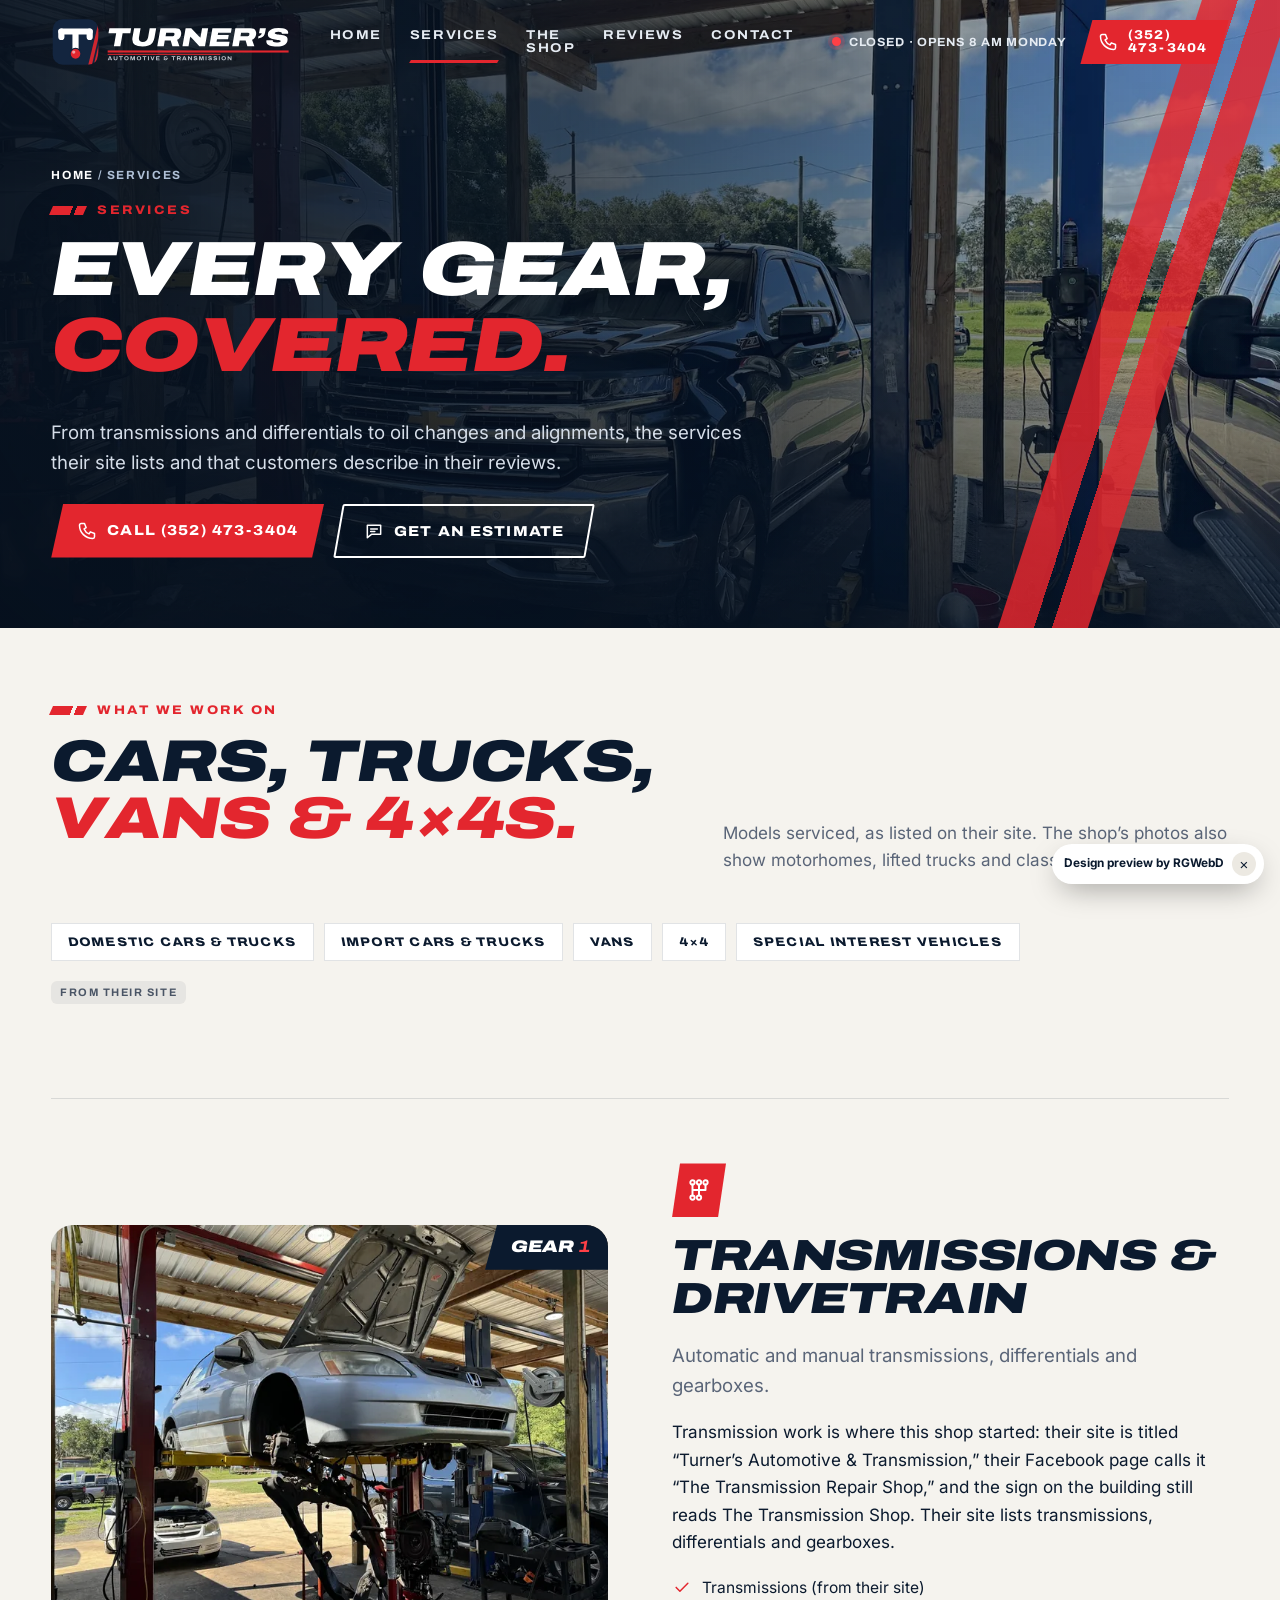
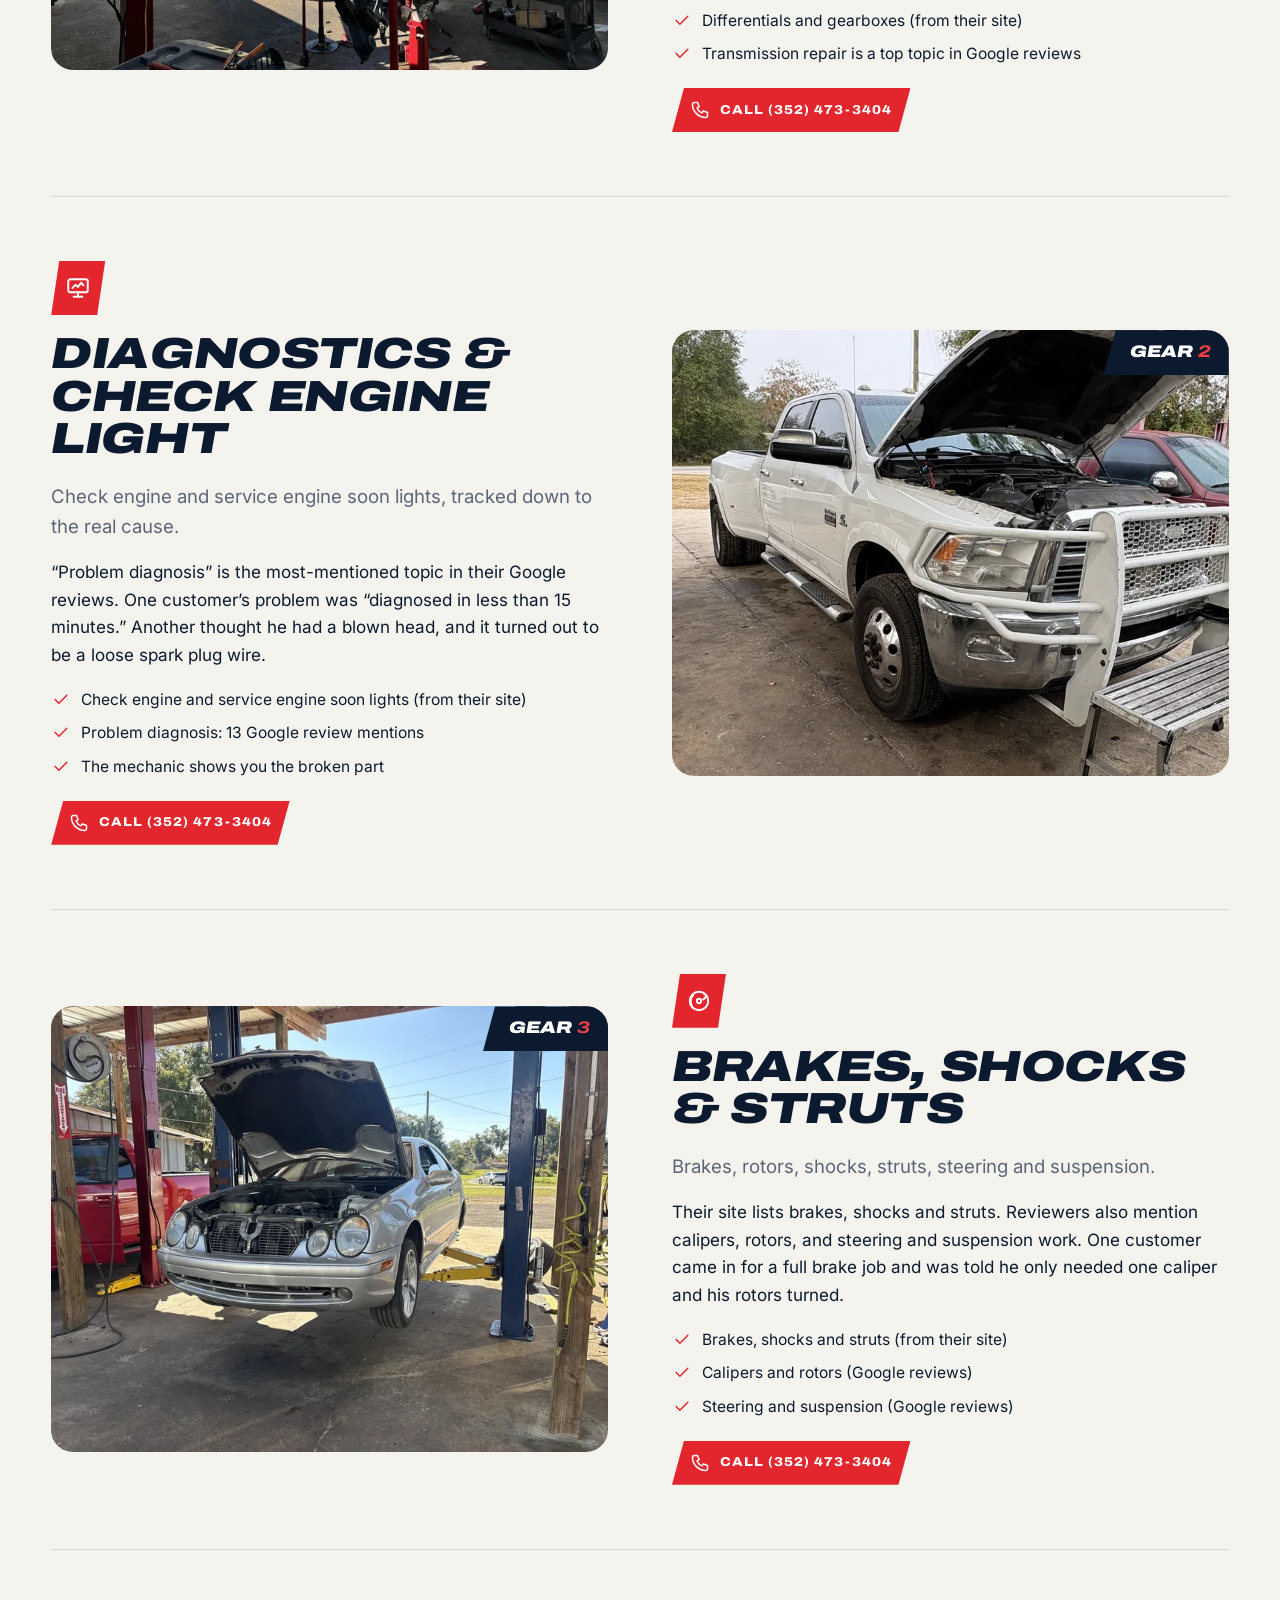
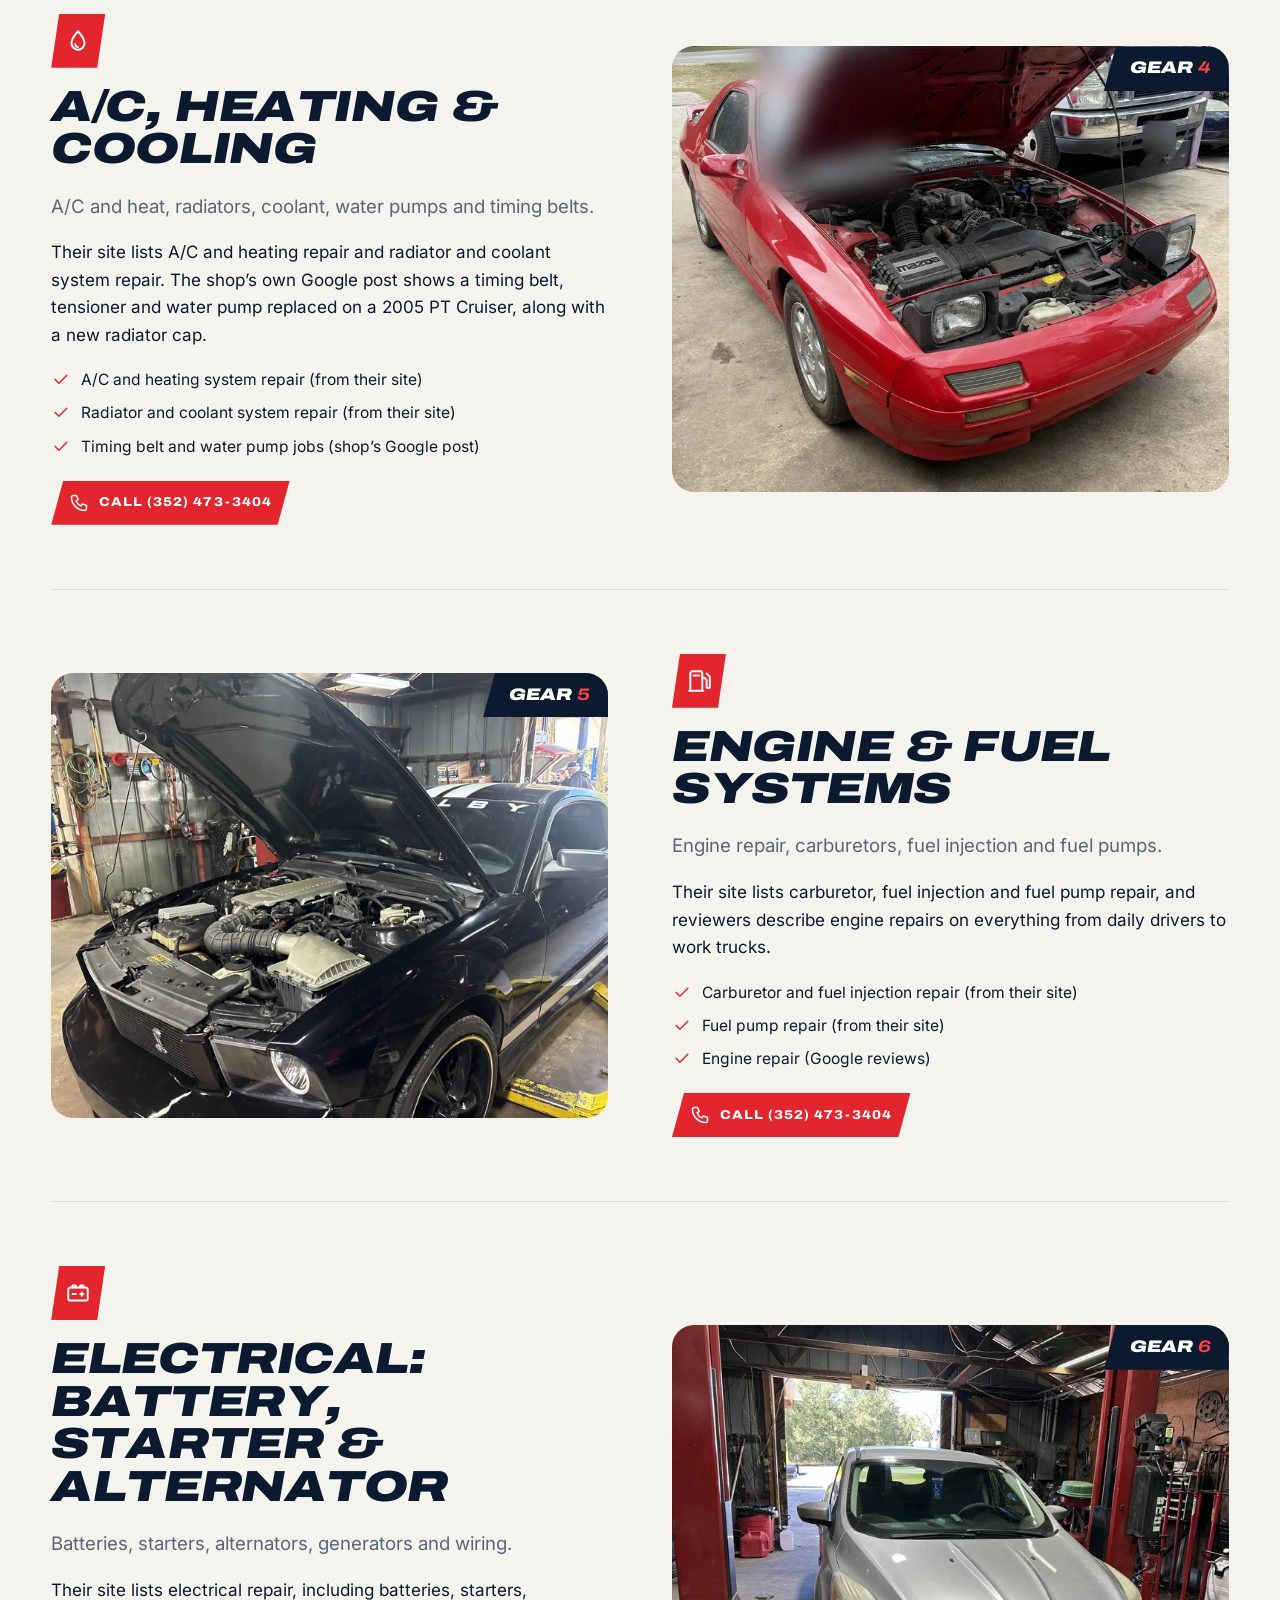
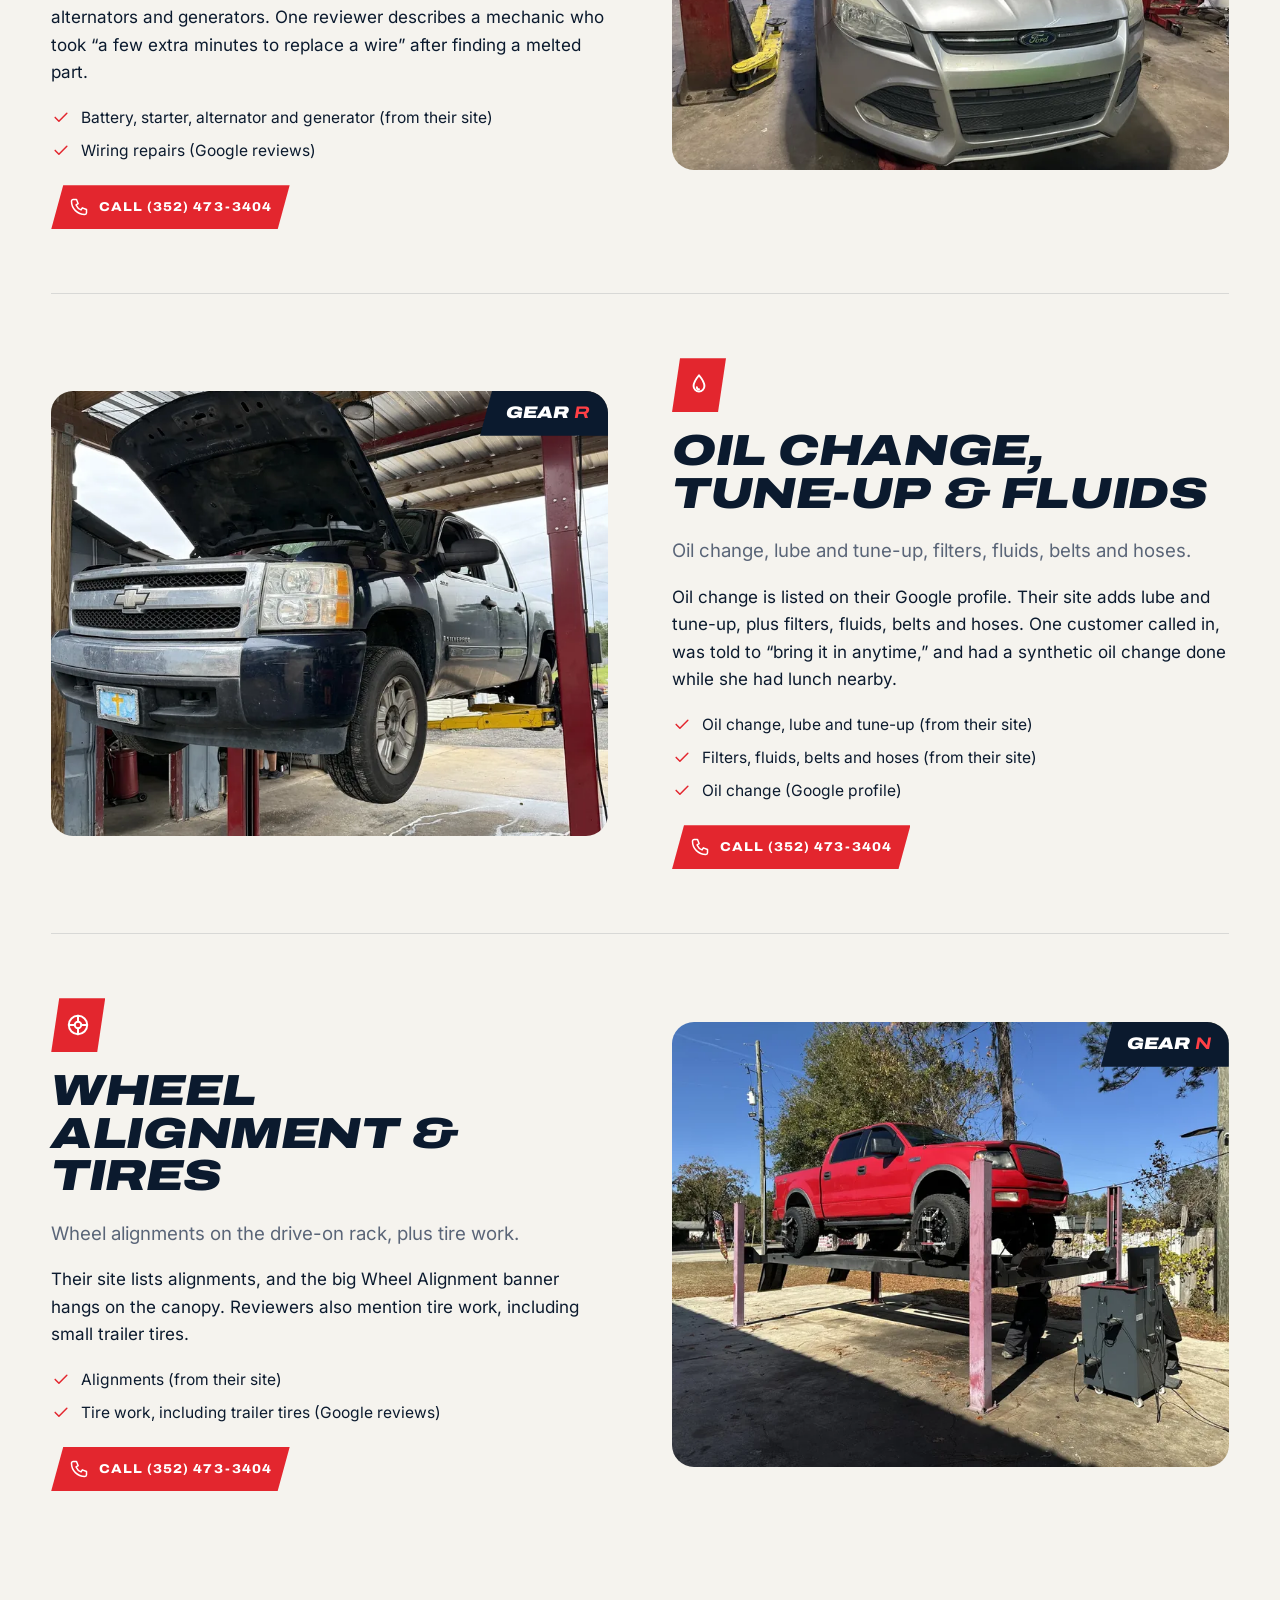
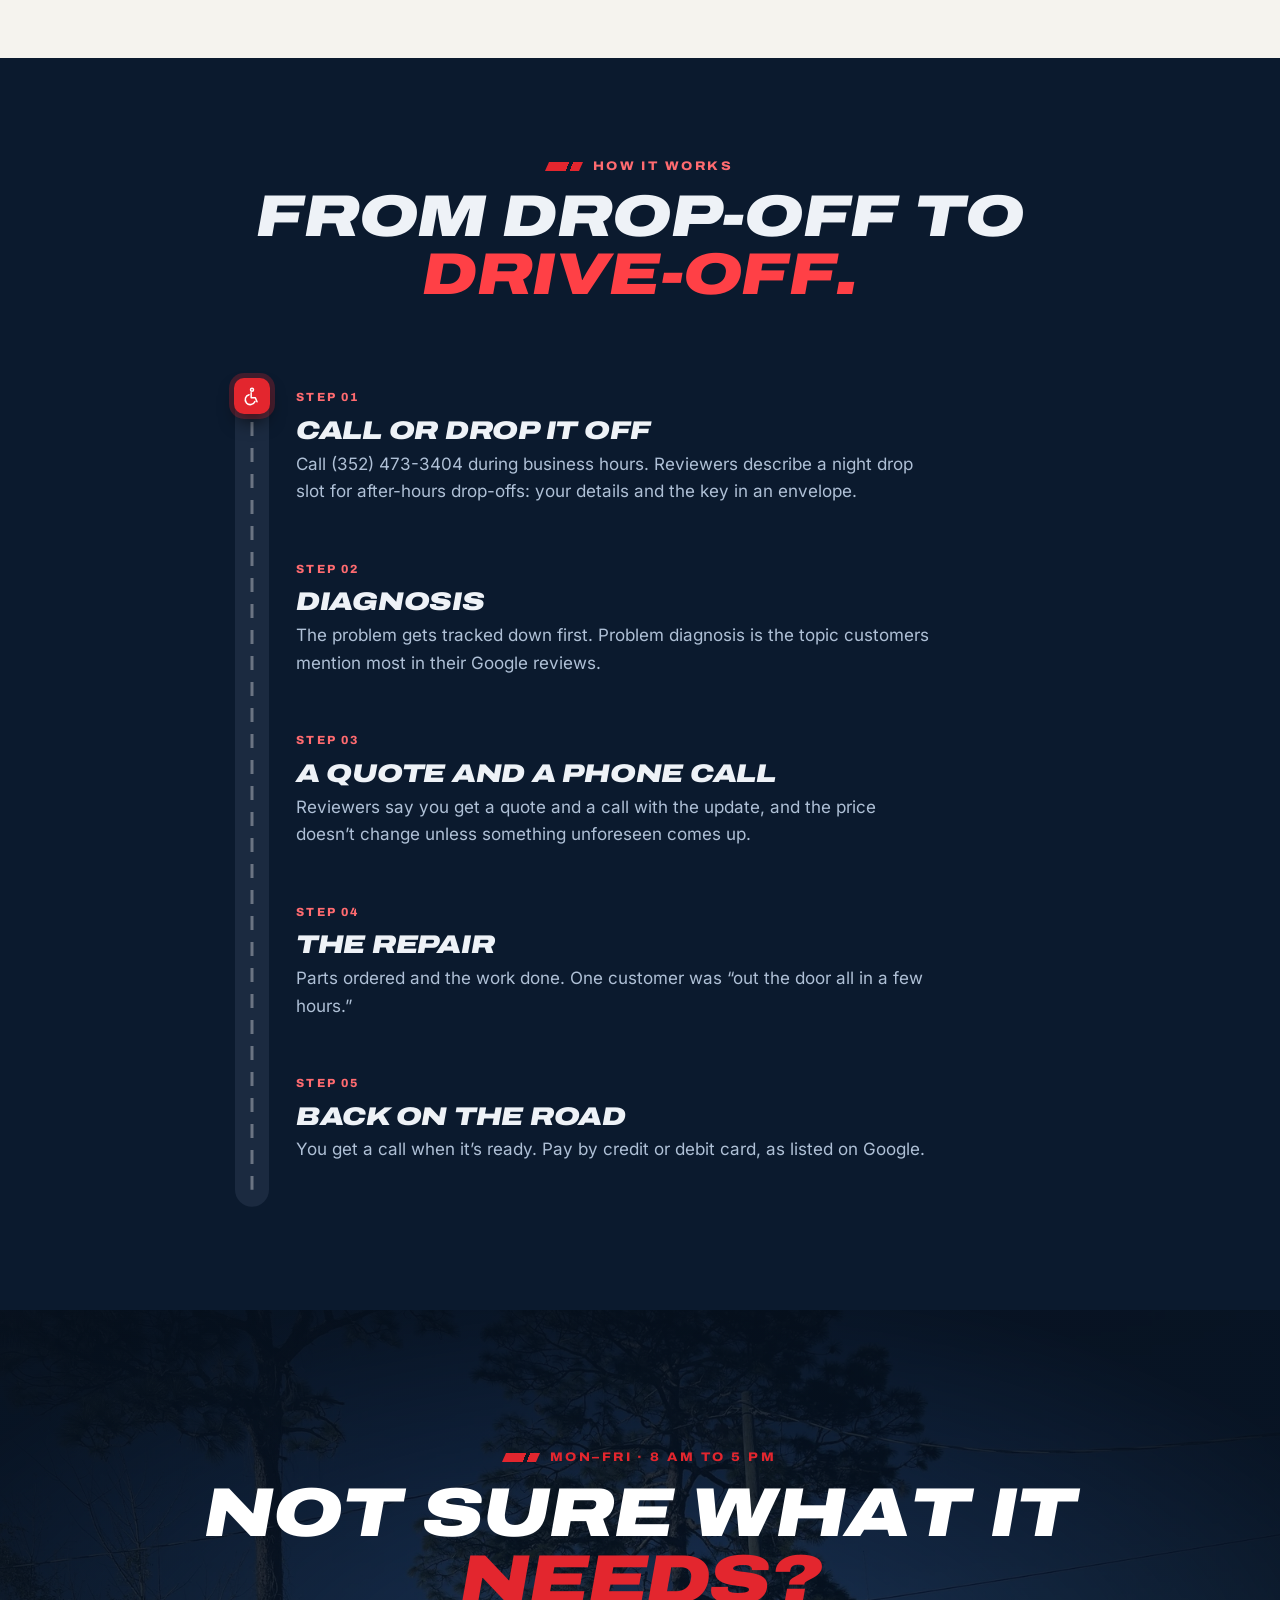
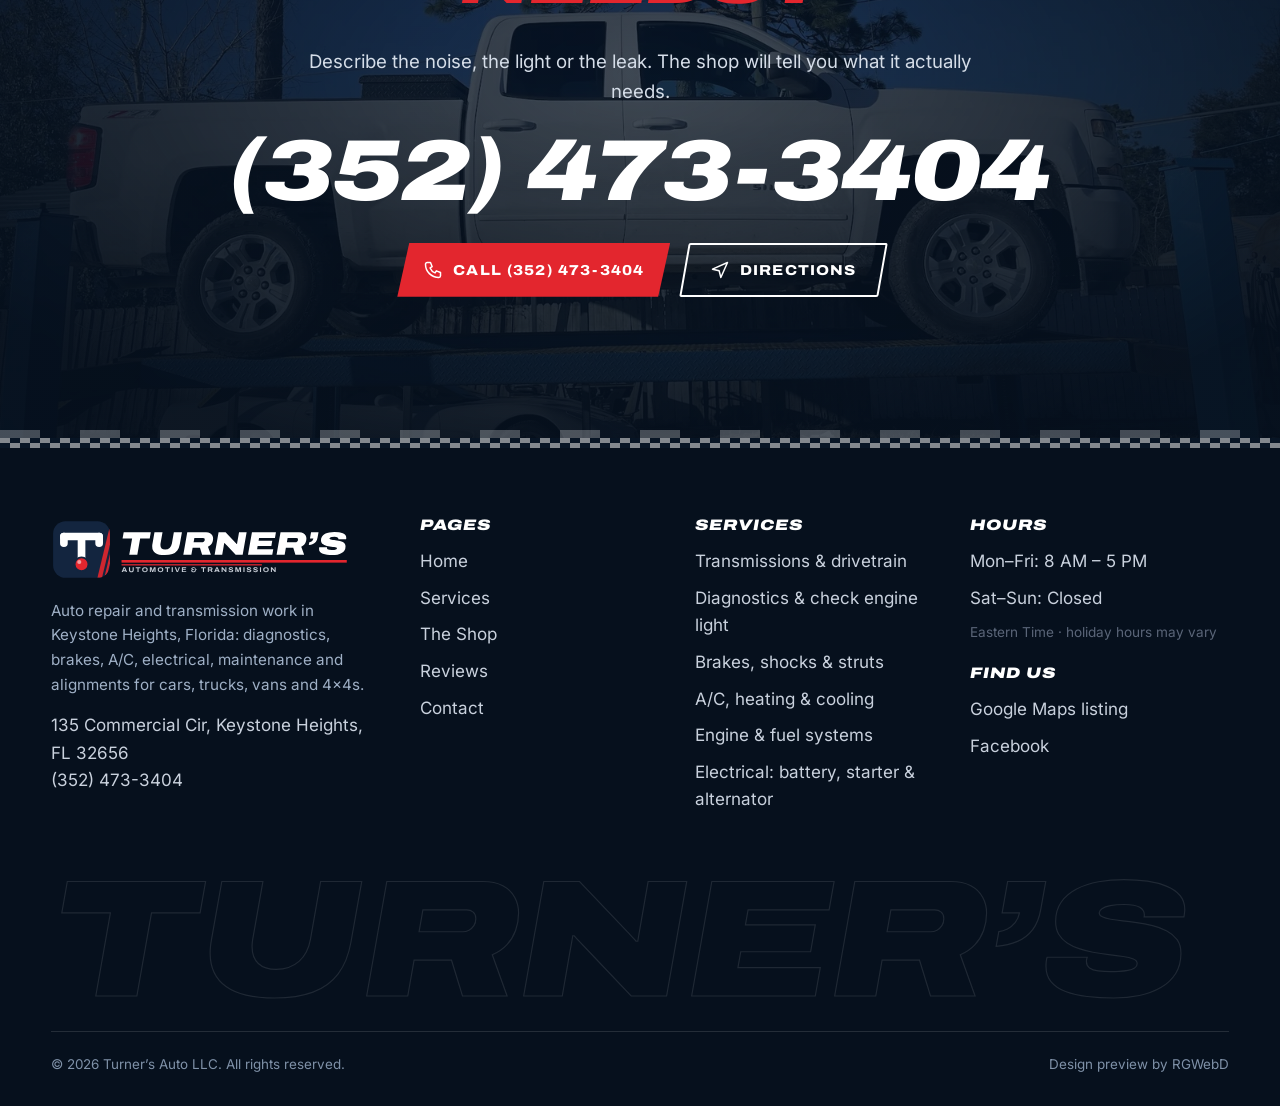
<file: services.html>
<!doctype html><html lang="en"><head><meta charset="utf-8"><meta name="viewport" content="width=device-width,initial-scale=1,viewport-fit=cover">
<title>Services | Transmissions, Diagnostics, Brakes, A/C &amp; Alignments | Turner’s Automotive</title><meta name="description" content="Transmissions and differentials, check engine light diagnosis, brakes, shocks and struts, A/C and cooling, fuel systems, electrical, oil changes, tune-ups and alignments in Keystone Heights, FL."><link rel="canonical" href="https://rgwebd.github.io/turnersautomotive-demo/services.html"><meta name="robots" content="index,follow">
<meta name="theme-color" content="#0B1A2E"><link rel="icon" href="favicon.ico" sizes="any"><link rel="icon" href="assets/ta-favicon.svg" type="image/svg+xml"><link rel="apple-touch-icon" href="apple-touch-icon.png">
<meta property="og:type" content="website"><meta property="og:site_name" content="Turner’s Automotive"><meta property="og:title" content="Services | Transmissions, Diagnostics, Brakes, A/C &amp; Alignments | Turner’s Automotive"><meta property="og:description" content="Transmissions and differentials, check engine light diagnosis, brakes, shocks and struts, A/C and cooling, fuel systems, electrical, oil changes, tune-ups and alignments in Keystone Heights, FL."><meta property="og:url" content="https://rgwebd.github.io/turnersautomotive-demo/services.html"><meta property="og:image" content="https://rgwebd.github.io/turnersautomotive-demo/assets/og-image.jpg"><meta property="og:image:width" content="1200"><meta property="og:image:height" content="630"><meta property="og:locale" content="en_US">
<meta name="twitter:card" content="summary_large_image"><meta name="twitter:title" content="Services | Transmissions, Diagnostics, Brakes, A/C &amp; Alignments | Turner’s Automotive"><meta name="twitter:description" content="Transmissions and differentials, check engine light diagnosis, brakes, shocks and struts, A/C and cooling, fuel systems, electrical, oil changes, tune-ups and alignments in Keystone Heights, FL."><meta name="twitter:image" content="https://rgwebd.github.io/turnersautomotive-demo/assets/og-image.jpg">
<link rel="preload" href="assets/fonts/archivo-italic.woff2" as="font" type="font/woff2" crossorigin><link rel="preload" href="assets/fonts/inter.woff2" as="font" type="font/woff2" crossorigin>
<link rel="stylesheet" href="assets/styles.css"><script>document.documentElement.classList.add('js')</script><script type="application/ld+json">{"@context": "https://schema.org", "@type": "AutoRepair", "@id": "https://rgwebd.github.io/turnersautomotive-demo/#business", "name": "Turner’s Automotive", "alternateName": ["Turner’s Automotive & Transmission", "Turner’s Auto LLC"], "description": "Auto repair and transmission shop in Keystone Heights, Florida: transmissions, differentials and gearboxes, diagnostics and check engine lights, brakes, shocks and struts, A/C and heating, radiators and cooling systems, fuel systems, electrical repair, oil changes, tune-ups and alignments.", "url": "https://rgwebd.github.io/turnersautomotive-demo/", "telephone": "+1-352-473-3404", "image": ["https://rgwebd.github.io/turnersautomotive-demo/assets/img/g01-1600.webp", "https://rgwebd.github.io/turnersautomotive-demo/assets/img/g17-1600.webp", "https://rgwebd.github.io/turnersautomotive-demo/assets/og-image.jpg"], "logo": "https://rgwebd.github.io/turnersautomotive-demo/assets/favicon-512.png", "address": {"@type": "PostalAddress", "streetAddress": "135 Commercial Cir", "addressLocality": "Keystone Heights", "addressRegion": "FL", "postalCode": "32656", "addressCountry": "US"}, "geo": {"@type": "GeoCoordinates", "latitude": 29.7842377, "longitude": -82.0258645}, "hasMap": "https://www.google.com/maps/place/TURNER%E2%80%99S+AUTOMOTIVE/@29.7842377,-82.0284394,17z/data=!3m1!4b1!4m6!3m5!1s0x88e60f70cee715e9:0x8879cd5ee60d667d!8m2!3d29.7842377!4d-82.0258645!16s%2Fg%2F1v75sqx7", "sameAs": ["https://www.google.com/maps/place/TURNER%E2%80%99S+AUTOMOTIVE/@29.7842377,-82.0284394,17z/data=!3m1!4b1!4m6!3m5!1s0x88e60f70cee715e9:0x8879cd5ee60d667d!8m2!3d29.7842377!4d-82.0258645!16s%2Fg%2F1v75sqx7", "https://www.facebook.com/people/Turner-Automotive-Transmission-AKA-The-Transmission-Repair-Shop/100063788893662/"], "areaServed": [{"@type": "City", "name": "Keystone Heights, FL"}, {"@type": "Place", "name": "Northeast and Central Florida"}], "openingHoursSpecification": [{"@type": "OpeningHoursSpecification", "dayOfWeek": ["Monday", "Tuesday", "Wednesday", "Thursday", "Friday"], "opens": "08:00", "closes": "17:00"}], "paymentAccepted": "Credit cards, debit cards", "amenityFeature": [{"@type": "LocationFeatureSpecification", "name": "Wheelchair accessible entrance", "value": true}, {"@type": "LocationFeatureSpecification", "name": "Wheelchair accessible parking lot", "value": true}], "knowsAbout": ["Transmission repair", "Differentials", "Check engine light diagnosis", "Brake repair", "Auto A/C repair", "Radiator and cooling system repair", "Fuel injection", "Automotive electrical repair", "Oil change", "Wheel alignment"], "aggregateRating": {"@type": "AggregateRating", "ratingValue": 4.7, "reviewCount": 247, "bestRating": 5}, "makesOffer": [{"@type": "Offer", "itemOffered": {"@type": "Service", "name": "Transmissions & drivetrain", "url": "https://rgwebd.github.io/turnersautomotive-demo/services.html#transmissions"}}, {"@type": "Offer", "itemOffered": {"@type": "Service", "name": "Diagnostics & check engine light", "url": "https://rgwebd.github.io/turnersautomotive-demo/services.html#diagnostics"}}, {"@type": "Offer", "itemOffered": {"@type": "Service", "name": "Brakes, shocks & struts", "url": "https://rgwebd.github.io/turnersautomotive-demo/services.html#brakes-suspension"}}, {"@type": "Offer", "itemOffered": {"@type": "Service", "name": "A/C, heating & cooling", "url": "https://rgwebd.github.io/turnersautomotive-demo/services.html#ac-cooling"}}, {"@type": "Offer", "itemOffered": {"@type": "Service", "name": "Engine & fuel systems", "url": "https://rgwebd.github.io/turnersautomotive-demo/services.html#engine-fuel"}}, {"@type": "Offer", "itemOffered": {"@type": "Service", "name": "Electrical: battery, starter & alternator", "url": "https://rgwebd.github.io/turnersautomotive-demo/services.html#electrical"}}, {"@type": "Offer", "itemOffered": {"@type": "Service", "name": "Oil change, tune-up & fluids", "url": "https://rgwebd.github.io/turnersautomotive-demo/services.html#maintenance"}}, {"@type": "Offer", "itemOffered": {"@type": "Service", "name": "Wheel alignment & tires", "url": "https://rgwebd.github.io/turnersautomotive-demo/services.html#alignment"}}]}</script><script type="application/ld+json">{"@context": "https://schema.org", "@type": "BreadcrumbList", "itemListElement": [{"@type": "ListItem", "position": 1, "name": "Home", "item": "https://rgwebd.github.io/turnersautomotive-demo/"}, {"@type": "ListItem", "position": 2, "name": "Services", "item": "https://rgwebd.github.io/turnersautomotive-demo/services.html"}]}</script><script src="https://cosmiccallers.lovable.app/demo-track.js" data-demo="turnersautomotive-demo" defer></script></head>
<body><a class="skip" href="#main">Skip to content</a><div class="progress" aria-hidden="true"></div>
<header class="hdr"><div class="wrap"><a class="brand" href="index.html" aria-label="Turner’s Automotive home"><img src="assets/ta-horizontal-dark.svg" width="425" height="120" alt="Turner’s Automotive &amp; Transmission"></a>
<nav class="nav" aria-label="Main"><a href="index.html">Home</a><a href="services.html" aria-current="page">Services</a><a href="shop.html">The Shop</a><a href="reviews.html">Reviews</a><a href="contact.html">Contact</a></nav><div class="hdr-cta"><span class="status" data-status><i></i><span>Mon–Fri 8 AM–5 PM</span></span><a class="btn sm mag" href="tel:+13524733404"><svg viewBox="0 0 24 24" fill="none" stroke="currentColor" stroke-width="1.8" stroke-linecap="round" stroke-linejoin="round" aria-hidden="true"><path d="M5 3h4l2 5-2.5 1.5a11 11 0 0 0 6 6L16 13l5 2v4a2 2 0 0 1-2 2A16 16 0 0 1 3 5a2 2 0 0 1 2-2z"/></svg><span class="lbl">(352) 473-3404</span></a></div>
<button class="burger" type="button" aria-expanded="false" aria-controls="mnav" aria-label="Open menu"><span></span><span></span><span></span></button></div></header>
<nav class="mnav" id="mnav" aria-label="Mobile" aria-hidden="true"><a href="index.html">Home</a><a href="services.html" aria-current="page">Services</a><a href="shop.html">The Shop</a><a href="reviews.html">Reviews</a><a href="contact.html">Contact</a><div class="ctas"><a class="btn mag " href="tel:+13524733404"><svg viewBox="0 0 24 24" fill="none" stroke="currentColor" stroke-width="1.8" stroke-linecap="round" stroke-linejoin="round" aria-hidden="true"><path d="M5 3h4l2 5-2.5 1.5a11 11 0 0 0 6 6L16 13l5 2v4a2 2 0 0 1-2 2A16 16 0 0 1 3 5a2 2 0 0 1 2-2z"/></svg><span class="lbl">Call (352) 473-3404</span></a><a class="btn mag ghost" href="contact.html#estimate"><svg viewBox="0 0 24 24" fill="none" stroke="currentColor" stroke-width="1.8" stroke-linecap="round" stroke-linejoin="round" aria-hidden="true"><path d="M4 5h16v11H9l-5 4z"/><path d="M8 9.5h8M8 12.5h5"/></svg><span class="lbl">Get an estimate</span></a></div><p style="margin-top:18px"><span class="status" data-status><i></i><span>Mon–Fri 8 AM–5 PM</span></span></p></nav><main id="main"><section class="phero"><div class="bg" data-px="0.12"><img src="assets/img/g04-1600.webp" srcset="assets/img/g04-800.webp 800w, assets/img/g04-1600.webp 1600w" sizes="100vw" width="1600" height="1200" alt="A dark blue Chevrolet Silverado parked in a covered service bay between lift posts" fetchpriority="high" decoding="async" style="object-position:50% 55%"></div><div class="wrap"><nav class="crumbs" aria-label="Breadcrumb"><a href="index.html">Home</a> / <span aria-current="page">Services</span></nav><p class="kicker">Services</p><h1 class="split-h">Every gear, <span class='red'>covered.</span></h1><p class="lead">From transmissions and differentials to oil changes and alignments, the services their site lists and that customers describe in their reviews.</p><div class="ctas" style="margin-top:26px"><a class="btn mag " href="tel:+13524733404"><svg viewBox="0 0 24 24" fill="none" stroke="currentColor" stroke-width="1.8" stroke-linecap="round" stroke-linejoin="round" aria-hidden="true"><path d="M5 3h4l2 5-2.5 1.5a11 11 0 0 0 6 6L16 13l5 2v4a2 2 0 0 1-2 2A16 16 0 0 1 3 5a2 2 0 0 1 2-2z"/></svg><span class="lbl">Call (352) 473-3404</span></a><a class="btn mag ghost" href="contact.html#estimate"><svg viewBox="0 0 24 24" fill="none" stroke="currentColor" stroke-width="1.8" stroke-linecap="round" stroke-linejoin="round" aria-hidden="true"><path d="M4 5h16v11H9l-5 4z"/><path d="M8 9.5h8M8 12.5h5"/></svg><span class="lbl">Get an estimate</span></a></div></div></section>
<section class="sec tight" id="models"><div class="wrap"><div class="head"><div><p class="kicker">What we work on</p><h2 class="split-h">Cars, trucks, <span class="red">vans &amp; 4×4s.</span></h2></div><p>Models serviced, as listed on their site. The shop’s photos also show motorhomes, lifted trucks and classic sports cars.</p></div><div class="models stagger"><span><b>Domestic cars & trucks</b></span><span><b>Import cars & trucks</b></span><span><b>Vans</b></span><span><b>4×4</b></span><span><b>Special interest vehicles</b></span></div><p style="margin-top:16px"><span class="src">From their site</span></p></div></section>
<section class="sec" style="padding-top:0"><div class="wrap"><article class="svc" id="transmissions"><div class="svc-img" data-r><img src="assets/img/g09-1600.webp" srcset="assets/img/g09-800.webp 800w, assets/img/g09-1600.webp 1600w" sizes="(max-width:980px) 100vw, 50vw" width="1600" height="1200" alt="A silver Honda raised on a lift mid-repair, with drivetrain parts out on a jack stand" loading="lazy" decoding="async"><span class="gnum">Gear <b>1</b></span></div>
<div data-r><span class="ic"><svg viewBox="0 0 24 24" fill="none" stroke="currentColor" stroke-width="1.8" stroke-linecap="round" stroke-linejoin="round" aria-hidden="true"><circle cx="6" cy="5" r="2"/><circle cx="12" cy="5" r="2"/><circle cx="18" cy="5" r="2"/><circle cx="6" cy="19" r="2"/><circle cx="12" cy="19" r="2"/><path d="M6 7v10M12 7v10M18 7v5H6"/></svg></span><h2 class="split-h">Transmissions & drivetrain</h2><p class="lead">Automatic and manual transmissions, differentials and gearboxes.</p><p>Transmission work is where this shop started: their site is titled “Turner’s Automotive & Transmission,” their Facebook page calls it “The Transmission Repair Shop,” and the sign on the building still reads The Transmission Shop. Their site lists transmissions, differentials and gearboxes.</p><ul><li><svg viewBox="0 0 24 24" fill="none" stroke="currentColor" stroke-width="1.8" stroke-linecap="round" stroke-linejoin="round" aria-hidden="true"><path d="M5 12.5l4.5 4.5L19 7.5"/></svg><span>Transmissions (from their site)</span></li><li><svg viewBox="0 0 24 24" fill="none" stroke="currentColor" stroke-width="1.8" stroke-linecap="round" stroke-linejoin="round" aria-hidden="true"><path d="M5 12.5l4.5 4.5L19 7.5"/></svg><span>Differentials and gearboxes (from their site)</span></li><li><svg viewBox="0 0 24 24" fill="none" stroke="currentColor" stroke-width="1.8" stroke-linecap="round" stroke-linejoin="round" aria-hidden="true"><path d="M5 12.5l4.5 4.5L19 7.5"/></svg><span>Transmission repair is a top topic in Google reviews</span></li></ul><div class="ctas"><a class="btn mag sm" href="tel:+13524733404"><svg viewBox="0 0 24 24" fill="none" stroke="currentColor" stroke-width="1.8" stroke-linecap="round" stroke-linejoin="round" aria-hidden="true"><path d="M5 3h4l2 5-2.5 1.5a11 11 0 0 0 6 6L16 13l5 2v4a2 2 0 0 1-2 2A16 16 0 0 1 3 5a2 2 0 0 1 2-2z"/></svg><span class="lbl">Call (352) 473-3404</span></a></div></div></article><article class="svc" id="diagnostics"><div class="svc-img" data-r><img src="assets/img/g15-1600.webp" srcset="assets/img/g15-800.webp 800w, assets/img/g15-1600.webp 1500w" sizes="(max-width:980px) 100vw, 50vw" width="1500" height="2000" alt="A white Ram dually pickup with a grille guard and the hood open for engine work" loading="lazy" decoding="async"><span class="gnum">Gear <b>2</b></span></div>
<div data-r><span class="ic"><svg viewBox="0 0 24 24" fill="none" stroke="currentColor" stroke-width="1.8" stroke-linecap="round" stroke-linejoin="round" aria-hidden="true"><rect x="3" y="4" width="18" height="12" rx="2"/><path d="M7 12l2.5-3 2.5 2 3-4 2 2.5"/><path d="M8 20h8M12 16v4"/></svg></span><h2 class="split-h">Diagnostics & check engine light</h2><p class="lead">Check engine and service engine soon lights, tracked down to the real cause.</p><p>“Problem diagnosis” is the most-mentioned topic in their Google reviews. One customer’s problem was “diagnosed in less than 15 minutes.” Another thought he had a blown head, and it turned out to be a loose spark plug wire.</p><ul><li><svg viewBox="0 0 24 24" fill="none" stroke="currentColor" stroke-width="1.8" stroke-linecap="round" stroke-linejoin="round" aria-hidden="true"><path d="M5 12.5l4.5 4.5L19 7.5"/></svg><span>Check engine and service engine soon lights (from their site)</span></li><li><svg viewBox="0 0 24 24" fill="none" stroke="currentColor" stroke-width="1.8" stroke-linecap="round" stroke-linejoin="round" aria-hidden="true"><path d="M5 12.5l4.5 4.5L19 7.5"/></svg><span>Problem diagnosis: 13 Google review mentions</span></li><li><svg viewBox="0 0 24 24" fill="none" stroke="currentColor" stroke-width="1.8" stroke-linecap="round" stroke-linejoin="round" aria-hidden="true"><path d="M5 12.5l4.5 4.5L19 7.5"/></svg><span>The mechanic shows you the broken part</span></li></ul><div class="ctas"><a class="btn mag sm" href="tel:+13524733404"><svg viewBox="0 0 24 24" fill="none" stroke="currentColor" stroke-width="1.8" stroke-linecap="round" stroke-linejoin="round" aria-hidden="true"><path d="M5 3h4l2 5-2.5 1.5a11 11 0 0 0 6 6L16 13l5 2v4a2 2 0 0 1-2 2A16 16 0 0 1 3 5a2 2 0 0 1 2-2z"/></svg><span class="lbl">Call (352) 473-3404</span></a></div></div></article><article class="svc" id="brakes-suspension"><div class="svc-img" data-r><img src="assets/img/g07-1600.webp" srcset="assets/img/g07-800.webp 800w, assets/img/g07-1600.webp 1600w" sizes="(max-width:980px) 100vw, 50vw" width="1600" height="1200" alt="A silver Mercedes-Benz on a two-post lift with the hood up" loading="lazy" decoding="async"><span class="gnum">Gear <b>3</b></span></div>
<div data-r><span class="ic"><svg viewBox="0 0 24 24" fill="none" stroke="currentColor" stroke-width="1.8" stroke-linecap="round" stroke-linejoin="round" aria-hidden="true"><circle cx="12" cy="12" r="8.5"/><circle cx="12" cy="12" r="2"/><path d="M6.5 6.8a8 8 0 0 0-1 9.6"/><path d="M16.5 4.9l2.6 2.6-3.1 3.1"/></svg></span><h2 class="split-h">Brakes, shocks & struts</h2><p class="lead">Brakes, rotors, shocks, struts, steering and suspension.</p><p>Their site lists brakes, shocks and struts. Reviewers also mention calipers, rotors, and steering and suspension work. One customer came in for a full brake job and was told he only needed one caliper and his rotors turned.</p><ul><li><svg viewBox="0 0 24 24" fill="none" stroke="currentColor" stroke-width="1.8" stroke-linecap="round" stroke-linejoin="round" aria-hidden="true"><path d="M5 12.5l4.5 4.5L19 7.5"/></svg><span>Brakes, shocks and struts (from their site)</span></li><li><svg viewBox="0 0 24 24" fill="none" stroke="currentColor" stroke-width="1.8" stroke-linecap="round" stroke-linejoin="round" aria-hidden="true"><path d="M5 12.5l4.5 4.5L19 7.5"/></svg><span>Calipers and rotors (Google reviews)</span></li><li><svg viewBox="0 0 24 24" fill="none" stroke="currentColor" stroke-width="1.8" stroke-linecap="round" stroke-linejoin="round" aria-hidden="true"><path d="M5 12.5l4.5 4.5L19 7.5"/></svg><span>Steering and suspension (Google reviews)</span></li></ul><div class="ctas"><a class="btn mag sm" href="tel:+13524733404"><svg viewBox="0 0 24 24" fill="none" stroke="currentColor" stroke-width="1.8" stroke-linecap="round" stroke-linejoin="round" aria-hidden="true"><path d="M5 3h4l2 5-2.5 1.5a11 11 0 0 0 6 6L16 13l5 2v4a2 2 0 0 1-2 2A16 16 0 0 1 3 5a2 2 0 0 1 2-2z"/></svg><span class="lbl">Call (352) 473-3404</span></a></div></div></article><article class="svc" id="ac-cooling"><div class="svc-img" data-r><img src="assets/img/g20-1600.webp" srcset="assets/img/g20-800.webp 800w, assets/img/g20-1600.webp 1500w" sizes="(max-width:980px) 100vw, 50vw" width="1500" height="2000" alt="A red Mazda RX-7 with the hood up and the engine exposed" loading="lazy" decoding="async"><span class="gnum">Gear <b>4</b></span></div>
<div data-r><span class="ic"><svg viewBox="0 0 24 24" fill="none" stroke="currentColor" stroke-width="1.8" stroke-linecap="round" stroke-linejoin="round" aria-hidden="true"><path d="M12 3s6 6.5 6 11a6 6 0 0 1-12 0c0-4.5 6-11 6-11z"/><path d="M9.5 15a2.5 2.5 0 0 0 2.5 2.5"/></svg></span><h2 class="split-h">A/C, heating & cooling</h2><p class="lead">A/C and heat, radiators, coolant, water pumps and timing belts.</p><p>Their site lists A/C and heating repair and radiator and coolant system repair. The shop’s own Google post shows a timing belt, tensioner and water pump replaced on a 2005 PT Cruiser, along with a new radiator cap.</p><ul><li><svg viewBox="0 0 24 24" fill="none" stroke="currentColor" stroke-width="1.8" stroke-linecap="round" stroke-linejoin="round" aria-hidden="true"><path d="M5 12.5l4.5 4.5L19 7.5"/></svg><span>A/C and heating system repair (from their site)</span></li><li><svg viewBox="0 0 24 24" fill="none" stroke="currentColor" stroke-width="1.8" stroke-linecap="round" stroke-linejoin="round" aria-hidden="true"><path d="M5 12.5l4.5 4.5L19 7.5"/></svg><span>Radiator and coolant system repair (from their site)</span></li><li><svg viewBox="0 0 24 24" fill="none" stroke="currentColor" stroke-width="1.8" stroke-linecap="round" stroke-linejoin="round" aria-hidden="true"><path d="M5 12.5l4.5 4.5L19 7.5"/></svg><span>Timing belt and water pump jobs (shop’s Google post)</span></li></ul><div class="ctas"><a class="btn mag sm" href="tel:+13524733404"><svg viewBox="0 0 24 24" fill="none" stroke="currentColor" stroke-width="1.8" stroke-linecap="round" stroke-linejoin="round" aria-hidden="true"><path d="M5 3h4l2 5-2.5 1.5a11 11 0 0 0 6 6L16 13l5 2v4a2 2 0 0 1-2 2A16 16 0 0 1 3 5a2 2 0 0 1 2-2z"/></svg><span class="lbl">Call (352) 473-3404</span></a></div></div></article><article class="svc" id="engine-fuel"><div class="svc-img" data-r><img src="assets/img/g08-1600.webp" srcset="assets/img/g08-800.webp 800w, assets/img/g08-1600.webp 1600w" sizes="(max-width:980px) 100vw, 50vw" width="1600" height="1200" alt="A black Shelby Mustang with the hood open in the shop" loading="lazy" decoding="async"><span class="gnum">Gear <b>5</b></span></div>
<div data-r><span class="ic"><svg viewBox="0 0 24 24" fill="none" stroke="currentColor" stroke-width="1.8" stroke-linecap="round" stroke-linejoin="round" aria-hidden="true"><path d="M4 21V5a2 2 0 0 1 2-2h7a2 2 0 0 1 2 2v16M3 21h13M7 7h5"/><path d="M15 9h2l2 2v6a1.5 1.5 0 0 0 3 0V8l-3-3"/></svg></span><h2 class="split-h">Engine & fuel systems</h2><p class="lead">Engine repair, carburetors, fuel injection and fuel pumps.</p><p>Their site lists carburetor, fuel injection and fuel pump repair, and reviewers describe engine repairs on everything from daily drivers to work trucks.</p><ul><li><svg viewBox="0 0 24 24" fill="none" stroke="currentColor" stroke-width="1.8" stroke-linecap="round" stroke-linejoin="round" aria-hidden="true"><path d="M5 12.5l4.5 4.5L19 7.5"/></svg><span>Carburetor and fuel injection repair (from their site)</span></li><li><svg viewBox="0 0 24 24" fill="none" stroke="currentColor" stroke-width="1.8" stroke-linecap="round" stroke-linejoin="round" aria-hidden="true"><path d="M5 12.5l4.5 4.5L19 7.5"/></svg><span>Fuel pump repair (from their site)</span></li><li><svg viewBox="0 0 24 24" fill="none" stroke="currentColor" stroke-width="1.8" stroke-linecap="round" stroke-linejoin="round" aria-hidden="true"><path d="M5 12.5l4.5 4.5L19 7.5"/></svg><span>Engine repair (Google reviews)</span></li></ul><div class="ctas"><a class="btn mag sm" href="tel:+13524733404"><svg viewBox="0 0 24 24" fill="none" stroke="currentColor" stroke-width="1.8" stroke-linecap="round" stroke-linejoin="round" aria-hidden="true"><path d="M5 3h4l2 5-2.5 1.5a11 11 0 0 0 6 6L16 13l5 2v4a2 2 0 0 1-2 2A16 16 0 0 1 3 5a2 2 0 0 1 2-2z"/></svg><span class="lbl">Call (352) 473-3404</span></a></div></div></article><article class="svc" id="electrical"><div class="svc-img" data-r><img src="assets/img/g12-1600.webp" srcset="assets/img/g12-800.webp 800w, assets/img/g12-1600.webp 1600w" sizes="(max-width:980px) 100vw, 50vw" width="1600" height="1200" alt="A silver Ford Escape inside the enclosed service bay next to lift posts and shop tools" loading="lazy" decoding="async"><span class="gnum">Gear <b>6</b></span></div>
<div data-r><span class="ic"><svg viewBox="0 0 24 24" fill="none" stroke="currentColor" stroke-width="1.8" stroke-linecap="round" stroke-linejoin="round" aria-hidden="true"><rect x="3" y="7" width="18" height="12" rx="2"/><path d="M7 7V5h3v2M14 7V5h3v2M7 13h3M15.5 11.5v3M14 13h3"/></svg></span><h2 class="split-h">Electrical: battery, starter & alternator</h2><p class="lead">Batteries, starters, alternators, generators and wiring.</p><p>Their site lists electrical repair, including batteries, starters, alternators and generators. One reviewer describes a mechanic who took “a few extra minutes to replace a wire” after finding a melted part.</p><ul><li><svg viewBox="0 0 24 24" fill="none" stroke="currentColor" stroke-width="1.8" stroke-linecap="round" stroke-linejoin="round" aria-hidden="true"><path d="M5 12.5l4.5 4.5L19 7.5"/></svg><span>Battery, starter, alternator and generator (from their site)</span></li><li><svg viewBox="0 0 24 24" fill="none" stroke="currentColor" stroke-width="1.8" stroke-linecap="round" stroke-linejoin="round" aria-hidden="true"><path d="M5 12.5l4.5 4.5L19 7.5"/></svg><span>Wiring repairs (Google reviews)</span></li></ul><div class="ctas"><a class="btn mag sm" href="tel:+13524733404"><svg viewBox="0 0 24 24" fill="none" stroke="currentColor" stroke-width="1.8" stroke-linecap="round" stroke-linejoin="round" aria-hidden="true"><path d="M5 3h4l2 5-2.5 1.5a11 11 0 0 0 6 6L16 13l5 2v4a2 2 0 0 1-2 2A16 16 0 0 1 3 5a2 2 0 0 1 2-2z"/></svg><span class="lbl">Call (352) 473-3404</span></a></div></div></article><article class="svc" id="maintenance"><div class="svc-img" data-r><img src="assets/img/g05-1600.webp" srcset="assets/img/g05-800.webp 800w, assets/img/g05-1600.webp 1500w" sizes="(max-width:980px) 100vw, 50vw" width="1500" height="2000" alt="A Chevrolet Silverado raised on a lift with the hood open, oil drain cart below" loading="lazy" decoding="async"><span class="gnum">Gear <b>R</b></span></div>
<div data-r><span class="ic"><svg viewBox="0 0 24 24" fill="none" stroke="currentColor" stroke-width="1.8" stroke-linecap="round" stroke-linejoin="round" aria-hidden="true"><path d="M12 3s5 6 5 10a5 5 0 0 1-10 0c0-4 5-10 5-10z"/><path d="M10 14a2 2 0 0 0 2 2"/></svg></span><h2 class="split-h">Oil change, tune-up & fluids</h2><p class="lead">Oil change, lube and tune-up, filters, fluids, belts and hoses.</p><p>Oil change is listed on their Google profile. Their site adds lube and tune-up, plus filters, fluids, belts and hoses. One customer called in, was told to “bring it in anytime,” and had a synthetic oil change done while she had lunch nearby.</p><ul><li><svg viewBox="0 0 24 24" fill="none" stroke="currentColor" stroke-width="1.8" stroke-linecap="round" stroke-linejoin="round" aria-hidden="true"><path d="M5 12.5l4.5 4.5L19 7.5"/></svg><span>Oil change, lube and tune-up (from their site)</span></li><li><svg viewBox="0 0 24 24" fill="none" stroke="currentColor" stroke-width="1.8" stroke-linecap="round" stroke-linejoin="round" aria-hidden="true"><path d="M5 12.5l4.5 4.5L19 7.5"/></svg><span>Filters, fluids, belts and hoses (from their site)</span></li><li><svg viewBox="0 0 24 24" fill="none" stroke="currentColor" stroke-width="1.8" stroke-linecap="round" stroke-linejoin="round" aria-hidden="true"><path d="M5 12.5l4.5 4.5L19 7.5"/></svg><span>Oil change (Google profile)</span></li></ul><div class="ctas"><a class="btn mag sm" href="tel:+13524733404"><svg viewBox="0 0 24 24" fill="none" stroke="currentColor" stroke-width="1.8" stroke-linecap="round" stroke-linejoin="round" aria-hidden="true"><path d="M5 3h4l2 5-2.5 1.5a11 11 0 0 0 6 6L16 13l5 2v4a2 2 0 0 1-2 2A16 16 0 0 1 3 5a2 2 0 0 1 2-2z"/></svg><span class="lbl">Call (352) 473-3404</span></a></div></div></article><article class="svc" id="alignment"><div class="svc-img" data-r><img src="assets/img/g06-1600.webp" srcset="assets/img/g06-800.webp 800w, assets/img/g06-1600.webp 1600w" sizes="(max-width:980px) 100vw, 50vw" width="1600" height="1200" alt="A red Ford F-150 up on the four-post alignment rack beside the wheel alignment machine" loading="lazy" decoding="async"><span class="gnum">Gear <b>N</b></span></div>
<div data-r><span class="ic"><svg viewBox="0 0 24 24" fill="none" stroke="currentColor" stroke-width="1.8" stroke-linecap="round" stroke-linejoin="round" aria-hidden="true"><circle cx="12" cy="12" r="8.5"/><circle cx="12" cy="12" r="3"/><path d="M12 3.5v5M12 15.5v5M3.5 12h5M15.5 12h5"/></svg></span><h2 class="split-h">Wheel alignment & tires</h2><p class="lead">Wheel alignments on the drive-on rack, plus tire work.</p><p>Their site lists alignments, and the big Wheel Alignment banner hangs on the canopy. Reviewers also mention tire work, including small trailer tires.</p><ul><li><svg viewBox="0 0 24 24" fill="none" stroke="currentColor" stroke-width="1.8" stroke-linecap="round" stroke-linejoin="round" aria-hidden="true"><path d="M5 12.5l4.5 4.5L19 7.5"/></svg><span>Alignments (from their site)</span></li><li><svg viewBox="0 0 24 24" fill="none" stroke="currentColor" stroke-width="1.8" stroke-linecap="round" stroke-linejoin="round" aria-hidden="true"><path d="M5 12.5l4.5 4.5L19 7.5"/></svg><span>Tire work, including trailer tires (Google reviews)</span></li></ul><div class="ctas"><a class="btn mag sm" href="tel:+13524733404"><svg viewBox="0 0 24 24" fill="none" stroke="currentColor" stroke-width="1.8" stroke-linecap="round" stroke-linejoin="round" aria-hidden="true"><path d="M5 3h4l2 5-2.5 1.5a11 11 0 0 0 6 6L16 13l5 2v4a2 2 0 0 1-2 2A16 16 0 0 1 3 5a2 2 0 0 1 2-2z"/></svg><span class="lbl">Call (352) 473-3404</span></a></div></div></article></div></section>
<section class="sec dark"><div class="wrap"><div class="head center"><div><p class="kicker">How it works</p><h2 class="split-h">From drop-off to <span class="red">drive-off.</span></h2></div></div><div class="road" data-r><svg class="line" aria-hidden="true"><line class="asph" x1="20" y1="18" x2="20" y2="100"/><line class="dash" x1="20" y1="18" x2="20" y2="100"/><line class="drawn" x1="20" y1="18" x2="20" y2="18"/></svg><span class="rcar" aria-hidden="true"><svg viewBox="0 0 24 24" fill="none" stroke="currentColor" stroke-width="1.8" stroke-linecap="round" stroke-linejoin="round" aria-hidden="true"><circle cx="12" cy="4.5" r="1.8"/><path d="M11 8v6h5l2 5"/><path d="M8.5 10.5a6 6 0 1 0 7 8"/></svg></span><div class="step"><span class="k">Step 01</span><h3>Call or drop it off</h3><p>Call (352) 473-3404 during business hours. Reviewers describe a night drop slot for after-hours drop-offs: your details and the key in an envelope.</p></div><div class="step"><span class="k">Step 02</span><h3>Diagnosis</h3><p>The problem gets tracked down first. Problem diagnosis is the topic customers mention most in their Google reviews.</p></div><div class="step"><span class="k">Step 03</span><h3>A quote and a phone call</h3><p>Reviewers say you get a quote and a call with the update, and the price doesn’t change unless something unforeseen comes up.</p></div><div class="step"><span class="k">Step 04</span><h3>The repair</h3><p>Parts ordered and the work done. One customer was “out the door all in a few hours.”</p></div><div class="step"><span class="k">Step 05</span><h3>Back on the road</h3><p>You get a call when it’s ready. Pay by credit or debit card, as listed on Google.</p></div></div></div></section>
<section class="cta"><div class="bg" data-px="0.1"><img src="assets/img/g22-1600.webp" srcset="assets/img/g22-800.webp 800w, assets/img/g22-1600.webp 1600w" sizes="100vw" width="1600" height="1200" alt="" loading="lazy" decoding="async" style="object-position:50% 45%"></div><div class="lanes" aria-hidden="true"></div><div class="wrap"><p class="kicker">Mon–Fri · 8 AM to 5 PM</p><h2 class="split-h">Not sure what it <span class='red'>needs?</span></h2><p class="lead">Describe the noise, the light or the leak. The shop will tell you what it actually needs.</p><a class="phone" href="tel:+13524733404">(352) 473-3404</a><div class="ctas"><a class="btn mag " href="tel:+13524733404"><svg viewBox="0 0 24 24" fill="none" stroke="currentColor" stroke-width="1.8" stroke-linecap="round" stroke-linejoin="round" aria-hidden="true"><path d="M5 3h4l2 5-2.5 1.5a11 11 0 0 0 6 6L16 13l5 2v4a2 2 0 0 1-2 2A16 16 0 0 1 3 5a2 2 0 0 1 2-2z"/></svg><span class="lbl">Call (352) 473-3404</span></a><a class="btn mag ghost" href="https://www.google.com/maps/dir/?api=1&destination=TURNER%E2%80%99S+AUTOMOTIVE%2C+135+Commercial+Cir%2C+Keystone+Heights%2C+FL+32656" target="_blank" rel="noopener"><svg viewBox="0 0 24 24" fill="none" stroke="currentColor" stroke-width="1.8" stroke-linecap="round" stroke-linejoin="round" aria-hidden="true"><path d="M3 11l18-8-8 18-2-8z"/></svg><span class="lbl">Directions</span></a></div></div></section></main><footer class="ftr"><div class="wrap"><div class="fgrid">
<div><img src="assets/ta-horizontal-dark.svg" width="300" height="85" alt="Turner’s Automotive" loading="lazy" style="width:300px;height:auto;margin-bottom:18px"><p>Auto repair and transmission work in Keystone Heights, Florida: diagnostics, brakes, A/C, electrical, maintenance and alignments for cars, trucks, vans and 4×4s.</p>
<address style="font-style:normal"><a href="https://www.google.com/maps/dir/?api=1&destination=TURNER%E2%80%99S+AUTOMOTIVE%2C+135+Commercial+Cir%2C+Keystone+Heights%2C+FL+32656" target="_blank" rel="noopener">135 Commercial Cir, Keystone Heights, FL 32656</a><br><a href="tel:+13524733404">(352) 473-3404</a></address></div>
<div><h4>Pages</h4><ul><li><a href="index.html">Home</a></li><li><a href="services.html">Services</a></li><li><a href="shop.html">The Shop</a></li><li><a href="reviews.html">Reviews</a></li><li><a href="contact.html">Contact</a></li></ul></div><div><h4>Services</h4><ul><li><a href="services.html#transmissions">Transmissions & drivetrain</a></li><li><a href="services.html#diagnostics">Diagnostics & check engine light</a></li><li><a href="services.html#brakes-suspension">Brakes, shocks & struts</a></li><li><a href="services.html#ac-cooling">A/C, heating & cooling</a></li><li><a href="services.html#engine-fuel">Engine & fuel systems</a></li><li><a href="services.html#electrical">Electrical: battery, starter & alternator</a></li></ul></div><div><h4>Hours</h4><ul><li>Mon–Fri: 8 AM – 5 PM</li><li>Sat–Sun: Closed</li><li class="muted" style="font-size:.85rem">Eastern Time · holiday hours may vary</li></ul><h4 style="margin-top:22px">Find us</h4><ul><li><a href="https://maps.app.goo.gl/gTGMU6ZF7AFFTeKB7" target="_blank" rel="noopener">Google Maps listing</a></li><li><a href="https://www.facebook.com/people/Turner-Automotive-Transmission-AKA-The-Transmission-Repair-Shop/100063788893662/" target="_blank" rel="noopener">Facebook</a></li></ul></div>
</div><div class="bigword" aria-hidden="true">Turner’s</div><div class="legal"><span>© 2026 Turner’s Auto LLC. All rights reserved.</span><span>Design preview by RGWebD</span></div></div></footer>
<div class="mbar"><a class="btn mag " href="tel:+13524733404"><svg viewBox="0 0 24 24" fill="none" stroke="currentColor" stroke-width="1.8" stroke-linecap="round" stroke-linejoin="round" aria-hidden="true"><path d="M5 3h4l2 5-2.5 1.5a11 11 0 0 0 6 6L16 13l5 2v4a2 2 0 0 1-2 2A16 16 0 0 1 3 5a2 2 0 0 1 2-2z"/></svg><span class="lbl">Call now</span></a><a class="btn mag ghost" href="contact.html#estimate"><svg viewBox="0 0 24 24" fill="none" stroke="currentColor" stroke-width="1.8" stroke-linecap="round" stroke-linejoin="round" aria-hidden="true"><path d="M4 5h16v11H9l-5 4z"/><path d="M8 9.5h8M8 12.5h5"/></svg><span class="lbl">Estimate</span></a></div>
<div class="demo" role="note">Design preview by RGWebD<button type="button" aria-label="Dismiss preview note">×</button></div><script src="assets/script.js" defer></script></body></html>
</file>
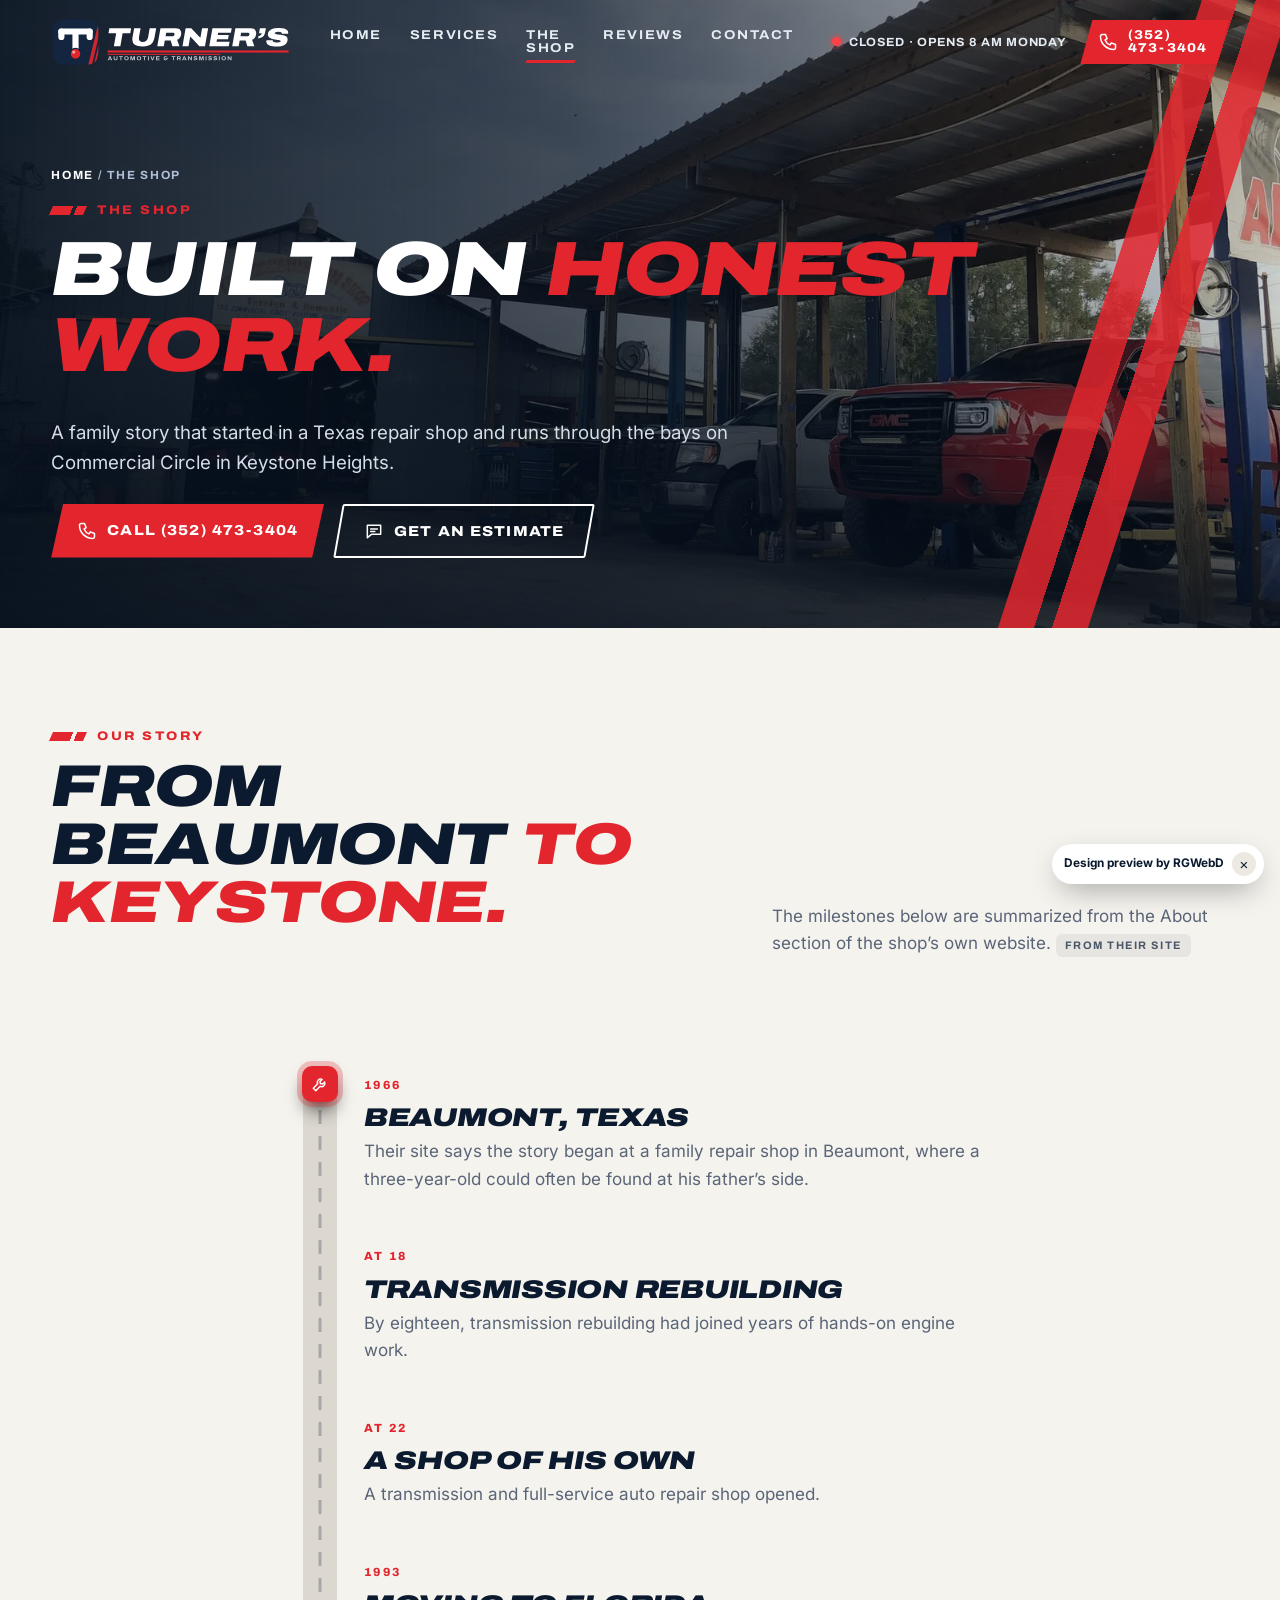
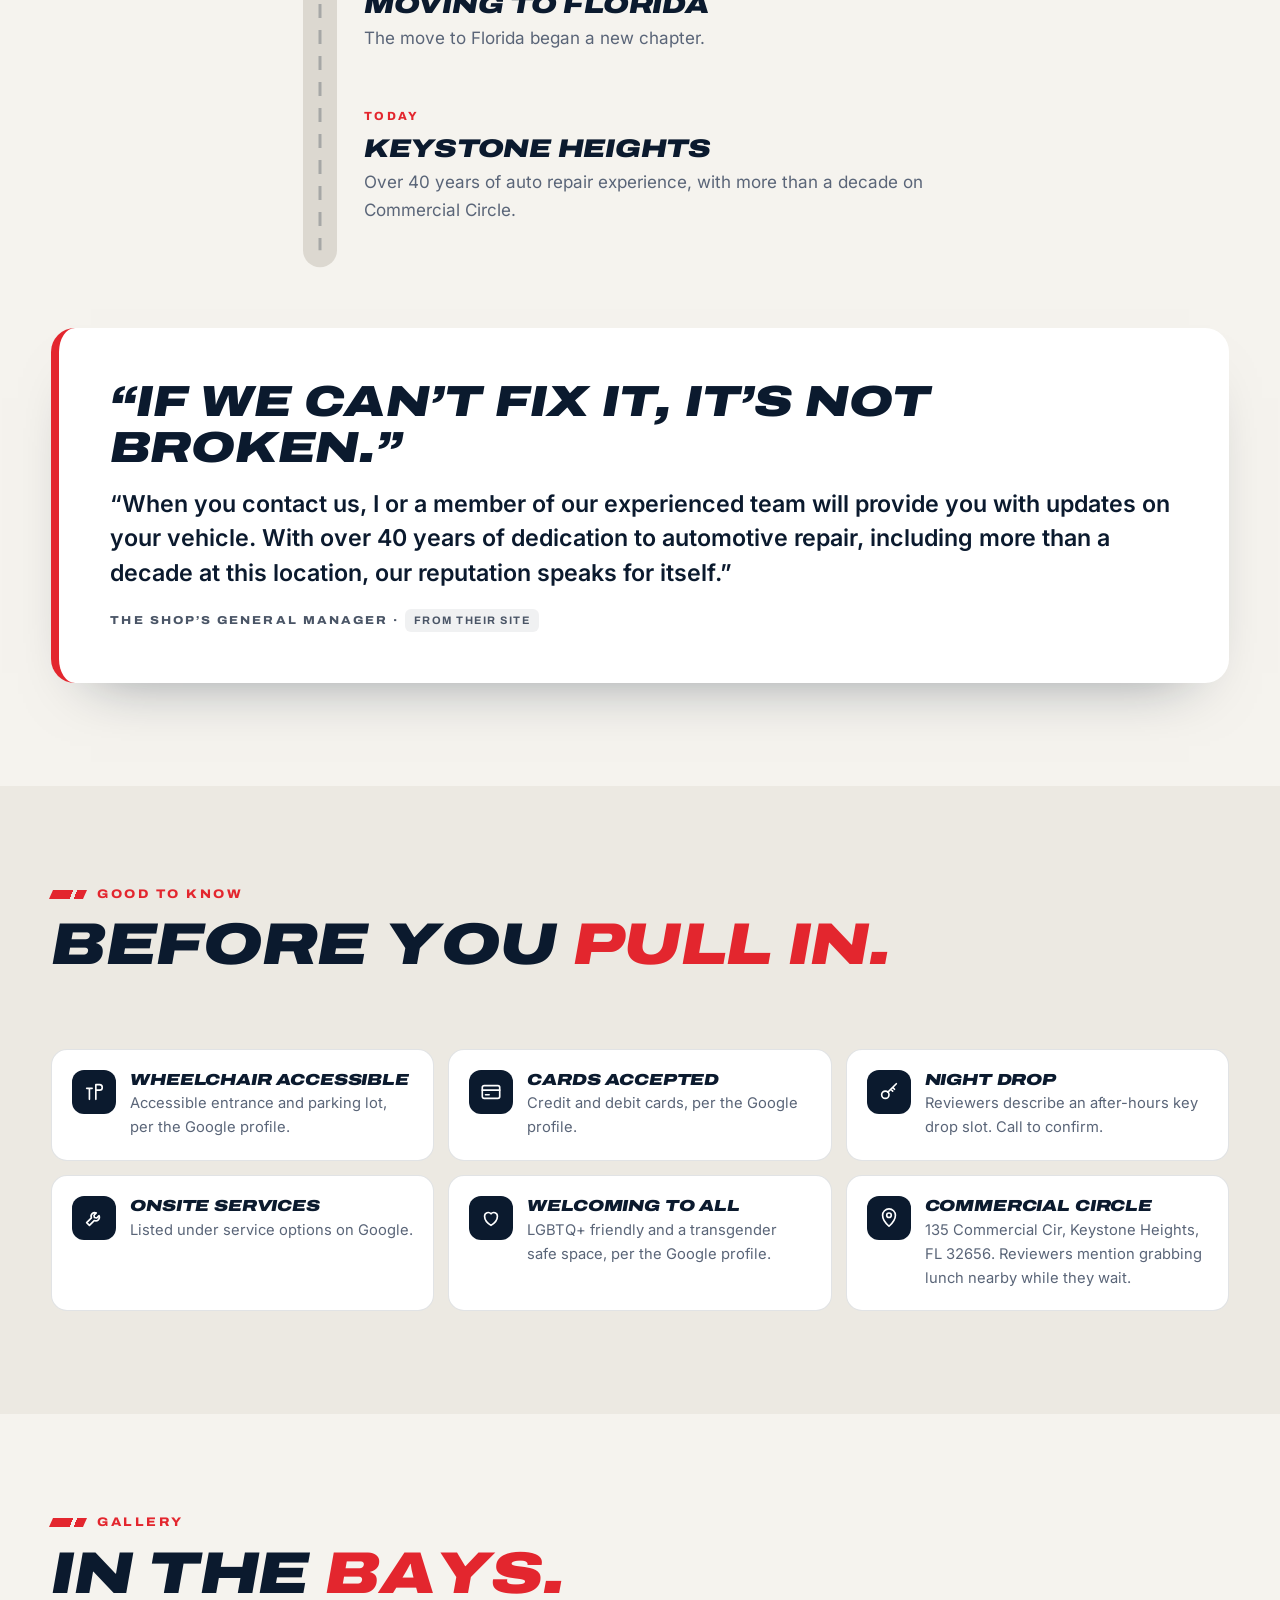
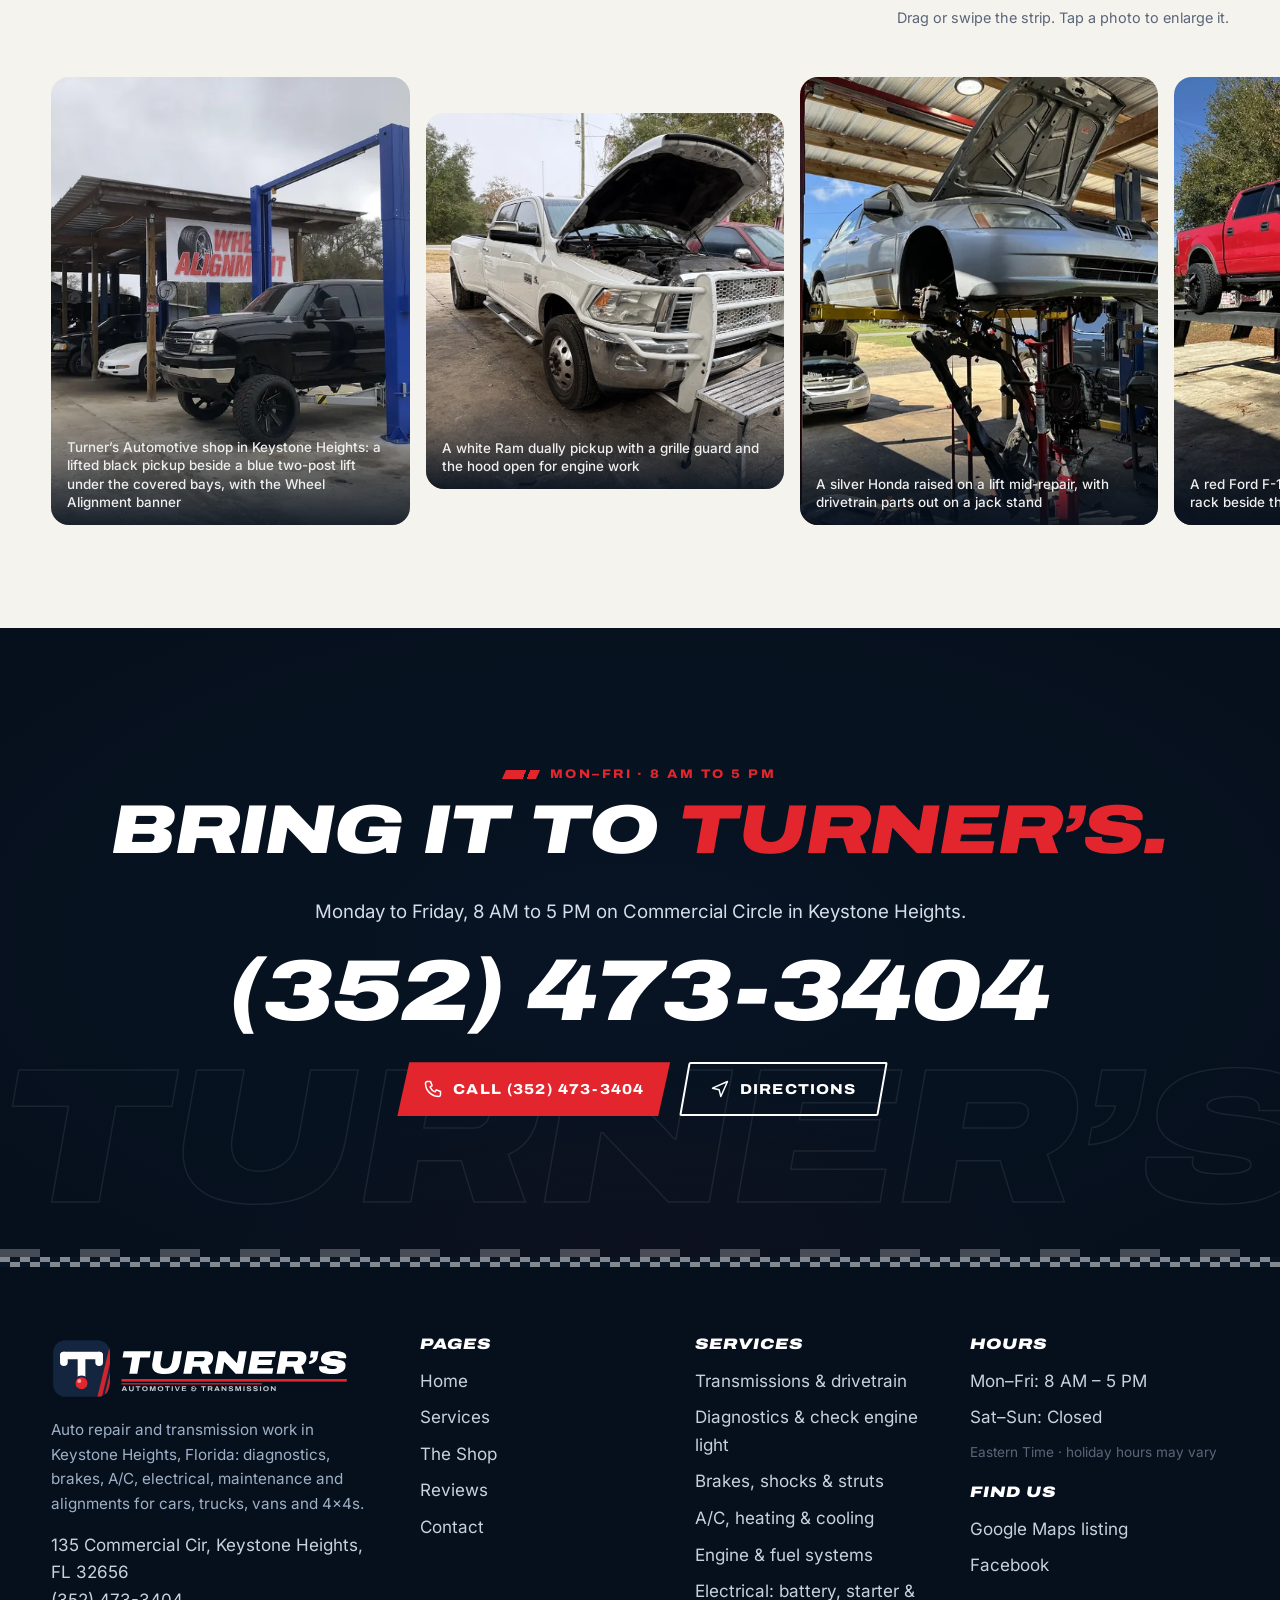
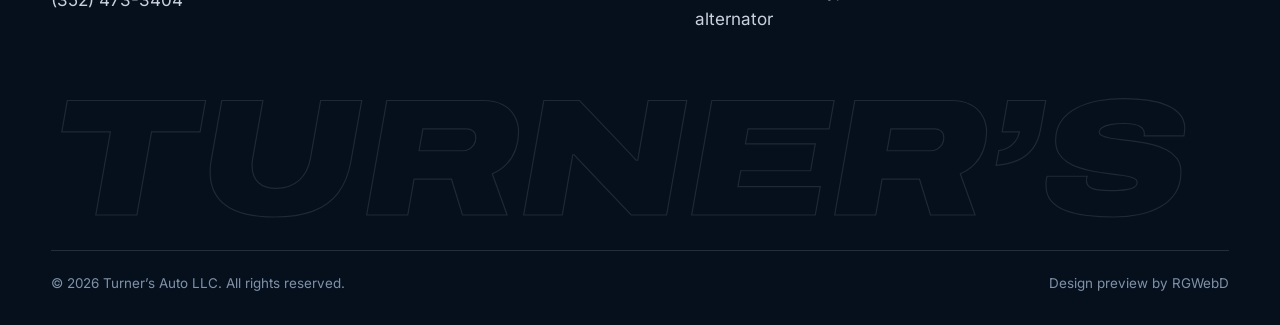
<file: shop.html>
<!doctype html><html lang="en"><head><meta charset="utf-8"><meta name="viewport" content="width=device-width,initial-scale=1,viewport-fit=cover">
<title>The Shop | Our Story &amp; Gallery | Turner’s Automotive, Keystone Heights</title><meta name="description" content="The story behind Turner’s Automotive &amp; Transmission in Keystone Heights, FL, what to know before you visit, and a gallery of work in the bays."><link rel="canonical" href="https://rgwebd.github.io/turnersautomotive-demo/shop.html"><meta name="robots" content="index,follow">
<meta name="theme-color" content="#0B1A2E"><link rel="icon" href="favicon.ico" sizes="any"><link rel="icon" href="assets/ta-favicon.svg" type="image/svg+xml"><link rel="apple-touch-icon" href="apple-touch-icon.png">
<meta property="og:type" content="website"><meta property="og:site_name" content="Turner’s Automotive"><meta property="og:title" content="The Shop | Our Story &amp; Gallery | Turner’s Automotive, Keystone Heights"><meta property="og:description" content="The story behind Turner’s Automotive &amp; Transmission in Keystone Heights, FL, what to know before you visit, and a gallery of work in the bays."><meta property="og:url" content="https://rgwebd.github.io/turnersautomotive-demo/shop.html"><meta property="og:image" content="https://rgwebd.github.io/turnersautomotive-demo/assets/og-image.jpg"><meta property="og:image:width" content="1200"><meta property="og:image:height" content="630"><meta property="og:locale" content="en_US">
<meta name="twitter:card" content="summary_large_image"><meta name="twitter:title" content="The Shop | Our Story &amp; Gallery | Turner’s Automotive, Keystone Heights"><meta name="twitter:description" content="The story behind Turner’s Automotive &amp; Transmission in Keystone Heights, FL, what to know before you visit, and a gallery of work in the bays."><meta name="twitter:image" content="https://rgwebd.github.io/turnersautomotive-demo/assets/og-image.jpg">
<link rel="preload" href="assets/fonts/archivo-italic.woff2" as="font" type="font/woff2" crossorigin><link rel="preload" href="assets/fonts/inter.woff2" as="font" type="font/woff2" crossorigin>
<link rel="stylesheet" href="assets/styles.css"><script>document.documentElement.classList.add('js')</script><script type="application/ld+json">{"@context": "https://schema.org", "@type": "AutoRepair", "@id": "https://rgwebd.github.io/turnersautomotive-demo/#business", "name": "Turner’s Automotive", "alternateName": ["Turner’s Automotive & Transmission", "Turner’s Auto LLC"], "description": "Auto repair and transmission shop in Keystone Heights, Florida: transmissions, differentials and gearboxes, diagnostics and check engine lights, brakes, shocks and struts, A/C and heating, radiators and cooling systems, fuel systems, electrical repair, oil changes, tune-ups and alignments.", "url": "https://rgwebd.github.io/turnersautomotive-demo/", "telephone": "+1-352-473-3404", "image": ["https://rgwebd.github.io/turnersautomotive-demo/assets/img/g01-1600.webp", "https://rgwebd.github.io/turnersautomotive-demo/assets/img/g17-1600.webp", "https://rgwebd.github.io/turnersautomotive-demo/assets/og-image.jpg"], "logo": "https://rgwebd.github.io/turnersautomotive-demo/assets/favicon-512.png", "address": {"@type": "PostalAddress", "streetAddress": "135 Commercial Cir", "addressLocality": "Keystone Heights", "addressRegion": "FL", "postalCode": "32656", "addressCountry": "US"}, "geo": {"@type": "GeoCoordinates", "latitude": 29.7842377, "longitude": -82.0258645}, "hasMap": "https://www.google.com/maps/place/TURNER%E2%80%99S+AUTOMOTIVE/@29.7842377,-82.0284394,17z/data=!3m1!4b1!4m6!3m5!1s0x88e60f70cee715e9:0x8879cd5ee60d667d!8m2!3d29.7842377!4d-82.0258645!16s%2Fg%2F1v75sqx7", "sameAs": ["https://www.google.com/maps/place/TURNER%E2%80%99S+AUTOMOTIVE/@29.7842377,-82.0284394,17z/data=!3m1!4b1!4m6!3m5!1s0x88e60f70cee715e9:0x8879cd5ee60d667d!8m2!3d29.7842377!4d-82.0258645!16s%2Fg%2F1v75sqx7", "https://www.facebook.com/people/Turner-Automotive-Transmission-AKA-The-Transmission-Repair-Shop/100063788893662/"], "areaServed": [{"@type": "City", "name": "Keystone Heights, FL"}, {"@type": "Place", "name": "Northeast and Central Florida"}], "openingHoursSpecification": [{"@type": "OpeningHoursSpecification", "dayOfWeek": ["Monday", "Tuesday", "Wednesday", "Thursday", "Friday"], "opens": "08:00", "closes": "17:00"}], "paymentAccepted": "Credit cards, debit cards", "amenityFeature": [{"@type": "LocationFeatureSpecification", "name": "Wheelchair accessible entrance", "value": true}, {"@type": "LocationFeatureSpecification", "name": "Wheelchair accessible parking lot", "value": true}], "knowsAbout": ["Transmission repair", "Differentials", "Check engine light diagnosis", "Brake repair", "Auto A/C repair", "Radiator and cooling system repair", "Fuel injection", "Automotive electrical repair", "Oil change", "Wheel alignment"], "aggregateRating": {"@type": "AggregateRating", "ratingValue": 4.7, "reviewCount": 247, "bestRating": 5}, "makesOffer": [{"@type": "Offer", "itemOffered": {"@type": "Service", "name": "Transmissions & drivetrain", "url": "https://rgwebd.github.io/turnersautomotive-demo/services.html#transmissions"}}, {"@type": "Offer", "itemOffered": {"@type": "Service", "name": "Diagnostics & check engine light", "url": "https://rgwebd.github.io/turnersautomotive-demo/services.html#diagnostics"}}, {"@type": "Offer", "itemOffered": {"@type": "Service", "name": "Brakes, shocks & struts", "url": "https://rgwebd.github.io/turnersautomotive-demo/services.html#brakes-suspension"}}, {"@type": "Offer", "itemOffered": {"@type": "Service", "name": "A/C, heating & cooling", "url": "https://rgwebd.github.io/turnersautomotive-demo/services.html#ac-cooling"}}, {"@type": "Offer", "itemOffered": {"@type": "Service", "name": "Engine & fuel systems", "url": "https://rgwebd.github.io/turnersautomotive-demo/services.html#engine-fuel"}}, {"@type": "Offer", "itemOffered": {"@type": "Service", "name": "Electrical: battery, starter & alternator", "url": "https://rgwebd.github.io/turnersautomotive-demo/services.html#electrical"}}, {"@type": "Offer", "itemOffered": {"@type": "Service", "name": "Oil change, tune-up & fluids", "url": "https://rgwebd.github.io/turnersautomotive-demo/services.html#maintenance"}}, {"@type": "Offer", "itemOffered": {"@type": "Service", "name": "Wheel alignment & tires", "url": "https://rgwebd.github.io/turnersautomotive-demo/services.html#alignment"}}]}</script><script type="application/ld+json">{"@context": "https://schema.org", "@type": "BreadcrumbList", "itemListElement": [{"@type": "ListItem", "position": 1, "name": "Home", "item": "https://rgwebd.github.io/turnersautomotive-demo/"}, {"@type": "ListItem", "position": 2, "name": "The Shop", "item": "https://rgwebd.github.io/turnersautomotive-demo/shop.html"}]}</script><script src="https://cosmiccallers.lovable.app/demo-track.js" data-demo="turnersautomotive-demo" defer></script></head>
<body><a class="skip" href="#main">Skip to content</a><div class="progress" aria-hidden="true"></div>
<header class="hdr"><div class="wrap"><a class="brand" href="index.html" aria-label="Turner’s Automotive home"><img src="assets/ta-horizontal-dark.svg" width="425" height="120" alt="Turner’s Automotive &amp; Transmission"></a>
<nav class="nav" aria-label="Main"><a href="index.html">Home</a><a href="services.html">Services</a><a href="shop.html" aria-current="page">The Shop</a><a href="reviews.html">Reviews</a><a href="contact.html">Contact</a></nav><div class="hdr-cta"><span class="status" data-status><i></i><span>Mon–Fri 8 AM–5 PM</span></span><a class="btn sm mag" href="tel:+13524733404"><svg viewBox="0 0 24 24" fill="none" stroke="currentColor" stroke-width="1.8" stroke-linecap="round" stroke-linejoin="round" aria-hidden="true"><path d="M5 3h4l2 5-2.5 1.5a11 11 0 0 0 6 6L16 13l5 2v4a2 2 0 0 1-2 2A16 16 0 0 1 3 5a2 2 0 0 1 2-2z"/></svg><span class="lbl">(352) 473-3404</span></a></div>
<button class="burger" type="button" aria-expanded="false" aria-controls="mnav" aria-label="Open menu"><span></span><span></span><span></span></button></div></header>
<nav class="mnav" id="mnav" aria-label="Mobile" aria-hidden="true"><a href="index.html">Home</a><a href="services.html">Services</a><a href="shop.html" aria-current="page">The Shop</a><a href="reviews.html">Reviews</a><a href="contact.html">Contact</a><div class="ctas"><a class="btn mag " href="tel:+13524733404"><svg viewBox="0 0 24 24" fill="none" stroke="currentColor" stroke-width="1.8" stroke-linecap="round" stroke-linejoin="round" aria-hidden="true"><path d="M5 3h4l2 5-2.5 1.5a11 11 0 0 0 6 6L16 13l5 2v4a2 2 0 0 1-2 2A16 16 0 0 1 3 5a2 2 0 0 1 2-2z"/></svg><span class="lbl">Call (352) 473-3404</span></a><a class="btn mag ghost" href="contact.html#estimate"><svg viewBox="0 0 24 24" fill="none" stroke="currentColor" stroke-width="1.8" stroke-linecap="round" stroke-linejoin="round" aria-hidden="true"><path d="M4 5h16v11H9l-5 4z"/><path d="M8 9.5h8M8 12.5h5"/></svg><span class="lbl">Get an estimate</span></a></div><p style="margin-top:18px"><span class="status" data-status><i></i><span>Mon–Fri 8 AM–5 PM</span></span></p></nav><main id="main"><section class="phero"><div class="bg" data-px="0.12"><img src="assets/img/g17-1600.webp" srcset="assets/img/g17-800.webp 800w, assets/img/g17-1600.webp 1600w" sizes="100vw" width="1600" height="1200" alt="The Turner’s Automotive lot: the transmission shop building and the long covered service canopy" fetchpriority="high" decoding="async" style="object-position:50% 60%"></div><div class="wrap"><nav class="crumbs" aria-label="Breadcrumb"><a href="index.html">Home</a> / <span aria-current="page">The Shop</span></nav><p class="kicker">The Shop</p><h1 class="split-h">Built on <span class='red'>honest work.</span></h1><p class="lead">A family story that started in a Texas repair shop and runs through the bays on Commercial Circle in Keystone Heights.</p><div class="ctas" style="margin-top:26px"><a class="btn mag " href="tel:+13524733404"><svg viewBox="0 0 24 24" fill="none" stroke="currentColor" stroke-width="1.8" stroke-linecap="round" stroke-linejoin="round" aria-hidden="true"><path d="M5 3h4l2 5-2.5 1.5a11 11 0 0 0 6 6L16 13l5 2v4a2 2 0 0 1-2 2A16 16 0 0 1 3 5a2 2 0 0 1 2-2z"/></svg><span class="lbl">Call (352) 473-3404</span></a><a class="btn mag ghost" href="contact.html#estimate"><svg viewBox="0 0 24 24" fill="none" stroke="currentColor" stroke-width="1.8" stroke-linecap="round" stroke-linejoin="round" aria-hidden="true"><path d="M4 5h16v11H9l-5 4z"/><path d="M8 9.5h8M8 12.5h5"/></svg><span class="lbl">Get an estimate</span></a></div></div></section>
<section class="sec"><div class="wrap" style="display:grid;grid-template-columns:1fr;gap:clamp(36px,5vw,60px)"><div class="head"><div><p class="kicker">Our story</p><h2 class="split-h">From Beaumont <span class="red">to Keystone.</span></h2></div><p>The milestones below are summarized from the About section of the shop’s own website. <span class="src">From their site</span></p></div>
<div class="road light-road" data-r><svg class="line" aria-hidden="true"><line class="asph" x1="20" y1="18" x2="20" y2="100"/><line class="dash" x1="20" y1="18" x2="20" y2="100"/><line class="drawn" x1="20" y1="18" x2="20" y2="18"/></svg><span class="rcar" aria-hidden="true"><svg viewBox="0 0 24 24" fill="none" stroke="currentColor" stroke-width="1.8" stroke-linecap="round" stroke-linejoin="round" aria-hidden="true"><path d="M14.5 6.5a4 4 0 0 0-5.3 5.3L4 17l3 3 5.2-5.2a4 4 0 0 0 5.3-5.3l-2.5 2.5-2.5-.5-.5-2.5z"/></svg></span><div class="step"><span class="k">1966</span><h3>Beaumont, Texas</h3><p>Their site says the story began at a family repair shop in Beaumont, where a three-year-old could often be found at his father’s side.</p></div><div class="step"><span class="k">At 18</span><h3>Transmission rebuilding</h3><p>By eighteen, transmission rebuilding had joined years of hands-on engine work.</p></div><div class="step"><span class="k">At 22</span><h3>A shop of his own</h3><p>A transmission and full-service auto repair shop opened.</p></div><div class="step"><span class="k">1993</span><h3>Moving to Florida</h3><p>The move to Florida began a new chapter.</p></div><div class="step"><span class="k">Today</span><h3>Keystone Heights</h3><p>Over 40 years of auto repair experience, with more than a decade on Commercial Circle.</p></div></div>
<figure class="quote" data-r style="margin:0"><p class="big">“If we can’t fix it, it’s not broken.”</p><blockquote>“When you contact us, I or a member of our experienced team will provide you with updates on your vehicle. With over 40 years of dedication to automotive repair, including more than a decade at this location, our reputation speaks for itself.”</blockquote><figcaption class="label" style="color:var(--steel)">The shop’s general manager · <span class="src">From their site</span></figcaption></figure></div></section>
<section class="sec paper2"><div class="wrap"><div class="head"><div><p class="kicker">Good to know</p><h2 class="split-h">Before you <span class="red">pull in.</span></h2></div></div><div class="amen stagger"><div class="am"><span class="ic"><svg viewBox="0 0 24 24" fill="none" stroke="currentColor" stroke-width="1.8" stroke-linecap="round" stroke-linejoin="round" aria-hidden="true"><path d="M4 8h6M7 8v12M14 4v16M14 4h4a3 3 0 0 1 0 6h-4"/></svg></span><div><h3>Wheelchair accessible</h3><p>Accessible entrance and parking lot, per the Google profile.</p></div></div><div class="am"><span class="ic"><svg viewBox="0 0 24 24" fill="none" stroke="currentColor" stroke-width="1.8" stroke-linecap="round" stroke-linejoin="round" aria-hidden="true"><rect x="2.5" y="5" width="19" height="14" rx="2"/><path d="M2.5 10h19M6 15h4"/></svg></span><div><h3>Cards accepted</h3><p>Credit and debit cards, per the Google profile.</p></div></div><div class="am"><span class="ic"><svg viewBox="0 0 24 24" fill="none" stroke="currentColor" stroke-width="1.8" stroke-linecap="round" stroke-linejoin="round" aria-hidden="true"><circle cx="8" cy="15" r="4"/><path d="M10.8 12.2L20 3M16 7l2 2M14 9l2 2"/></svg></span><div><h3>Night drop</h3><p>Reviewers describe an after-hours key drop slot. Call to confirm.</p></div></div><div class="am"><span class="ic"><svg viewBox="0 0 24 24" fill="none" stroke="currentColor" stroke-width="1.8" stroke-linecap="round" stroke-linejoin="round" aria-hidden="true"><path d="M14.5 6.5a4 4 0 0 0-5.3 5.3L4 17l3 3 5.2-5.2a4 4 0 0 0 5.3-5.3l-2.5 2.5-2.5-.5-.5-2.5z"/></svg></span><div><h3>Onsite services</h3><p>Listed under service options on Google.</p></div></div><div class="am"><span class="ic"><svg viewBox="0 0 24 24" fill="none" stroke="currentColor" stroke-width="1.8" stroke-linecap="round" stroke-linejoin="round" aria-hidden="true"><path d="M12 20s-7-4.4-7-10a4 4 0 0 1 7-2.6A4 4 0 0 1 19 10c0 5.6-7 10-7 10z"/></svg></span><div><h3>Welcoming to all</h3><p>LGBTQ+ friendly and a transgender safe space, per the Google profile.</p></div></div><div class="am"><span class="ic"><svg viewBox="0 0 24 24" fill="none" stroke="currentColor" stroke-width="1.8" stroke-linecap="round" stroke-linejoin="round" aria-hidden="true"><path d="M12 21s7-6.2 7-12a7 7 0 0 0-14 0c0 5.8 7 12 7 12z"/><circle cx="12" cy="9" r="2.5"/></svg></span><div><h3>Commercial Circle</h3><p>135 Commercial Cir, Keystone Heights, FL 32656. Reviewers mention grabbing lunch nearby while they wait.</p></div></div></div></div></section>
<section class="sec" style="padding-bottom:clamp(50px,6vw,80px)"><div class="wrap"><div class="head"><div><p class="kicker">Gallery</p><h2 class="split-h">In the <span class="red">bays.</span></h2></div><p class="gal-hint">Drag or swipe the strip. Tap a photo to enlarge it.</p></div></div><div class="gal-track" tabindex="0" aria-label="Shop photo gallery"><button class="gal-item" type="button" data-full="assets/img/g01-1600.webp"><img src="assets/img/g01-1600.webp" srcset="assets/img/g01-800.webp 800w, assets/img/g01-1600.webp 1600w" sizes="(max-width:640px) 70vw, 400px" width="1600" height="1200" alt="Turner’s Automotive shop in Keystone Heights: a lifted black pickup beside a blue two-post lift under the covered bays, with the Wheel Alignment banner" loading="lazy" decoding="async"><span class="cap" aria-hidden="true">Turner’s Automotive shop in Keystone Heights: a lifted black pickup beside a blue two-post lift under the covered bays, with the Wheel Alignment banner</span></button><button class="gal-item" type="button" data-full="assets/img/g15-1600.webp"><img src="assets/img/g15-1600.webp" srcset="assets/img/g15-800.webp 800w, assets/img/g15-1600.webp 1500w" sizes="(max-width:640px) 70vw, 400px" width="1500" height="2000" alt="A white Ram dually pickup with a grille guard and the hood open for engine work" loading="lazy" decoding="async"><span class="cap" aria-hidden="true">A white Ram dually pickup with a grille guard and the hood open for engine work</span></button><button class="gal-item" type="button" data-full="assets/img/g09-1600.webp"><img src="assets/img/g09-1600.webp" srcset="assets/img/g09-800.webp 800w, assets/img/g09-1600.webp 1600w" sizes="(max-width:640px) 70vw, 400px" width="1600" height="1200" alt="A silver Honda raised on a lift mid-repair, with drivetrain parts out on a jack stand" loading="lazy" decoding="async"><span class="cap" aria-hidden="true">A silver Honda raised on a lift mid-repair, with drivetrain parts out on a jack stand</span></button><button class="gal-item" type="button" data-full="assets/img/g06-1600.webp"><img src="assets/img/g06-1600.webp" srcset="assets/img/g06-800.webp 800w, assets/img/g06-1600.webp 1600w" sizes="(max-width:640px) 70vw, 400px" width="1600" height="1200" alt="A red Ford F-150 up on the four-post alignment rack beside the wheel alignment machine" loading="lazy" decoding="async"><span class="cap" aria-hidden="true">A red Ford F-150 up on the four-post alignment rack beside the wheel alignment machine</span></button><button class="gal-item" type="button" data-full="assets/img/g24-1600.webp"><img src="assets/img/g24-1600.webp" srcset="assets/img/g24-800.webp 800w, assets/img/g24-1600.webp 1600w" sizes="(max-width:640px) 70vw, 400px" width="1600" height="1200" alt="A Jayco Class C motorhome up on the drive-on rack" loading="lazy" decoding="async"><span class="cap" aria-hidden="true">A Jayco Class C motorhome up on the drive-on rack</span></button><button class="gal-item" type="button" data-full="assets/img/g08-1600.webp"><img src="assets/img/g08-1600.webp" srcset="assets/img/g08-800.webp 800w, assets/img/g08-1600.webp 1600w" sizes="(max-width:640px) 70vw, 400px" width="1600" height="1200" alt="A black Shelby Mustang with the hood open in the shop" loading="lazy" decoding="async"><span class="cap" aria-hidden="true">A black Shelby Mustang with the hood open in the shop</span></button><button class="gal-item" type="button" data-full="assets/img/g19-1600.webp"><img src="assets/img/g19-1600.webp" srcset="assets/img/g19-800.webp 800w, assets/img/g19-1600.webp 1600w" sizes="(max-width:640px) 70vw, 400px" width="1600" height="1200" alt="A white C5 Chevrolet Corvette in the lot, with a GMC SUV raised on the rack behind it" loading="lazy" decoding="async"><span class="cap" aria-hidden="true">A white C5 Chevrolet Corvette in the lot, with a GMC SUV raised on the rack behind it</span></button><button class="gal-item" type="button" data-full="assets/img/g07-1600.webp"><img src="assets/img/g07-1600.webp" srcset="assets/img/g07-800.webp 800w, assets/img/g07-1600.webp 1600w" sizes="(max-width:640px) 70vw, 400px" width="1600" height="1200" alt="A silver Mercedes-Benz on a two-post lift with the hood up" loading="lazy" decoding="async"><span class="cap" aria-hidden="true">A silver Mercedes-Benz on a two-post lift with the hood up</span></button><button class="gal-item" type="button" data-full="assets/img/g10-1600.webp"><img src="assets/img/g10-1600.webp" srcset="assets/img/g10-800.webp 800w, assets/img/g10-1600.webp 1600w" sizes="(max-width:640px) 70vw, 400px" width="1600" height="1200" alt="A Class C motorhome in the bay with the hood open for engine work" loading="lazy" decoding="async"><span class="cap" aria-hidden="true">A Class C motorhome in the bay with the hood open for engine work</span></button><button class="gal-item" type="button" data-full="assets/img/g20-1600.webp"><img src="assets/img/g20-1600.webp" srcset="assets/img/g20-800.webp 800w, assets/img/g20-1600.webp 1500w" sizes="(max-width:640px) 70vw, 400px" width="1500" height="2000" alt="A red Mazda RX-7 with the hood up and the engine exposed" loading="lazy" decoding="async"><span class="cap" aria-hidden="true">A red Mazda RX-7 with the hood up and the engine exposed</span></button><button class="gal-item" type="button" data-full="assets/img/g22-1600.webp"><img src="assets/img/g22-1600.webp" srcset="assets/img/g22-800.webp 800w, assets/img/g22-1600.webp 1600w" sizes="(max-width:640px) 70vw, 400px" width="1600" height="1200" alt="A white Chevrolet Silverado raised on the drive-on rack against a blue sky" loading="lazy" decoding="async"><span class="cap" aria-hidden="true">A white Chevrolet Silverado raised on the drive-on rack against a blue sky</span></button><button class="gal-item" type="button" data-full="assets/img/g05-1600.webp"><img src="assets/img/g05-1600.webp" srcset="assets/img/g05-800.webp 800w, assets/img/g05-1600.webp 1500w" sizes="(max-width:640px) 70vw, 400px" width="1500" height="2000" alt="A Chevrolet Silverado raised on a lift with the hood open, oil drain cart below" loading="lazy" decoding="async"><span class="cap" aria-hidden="true">A Chevrolet Silverado raised on a lift with the hood open, oil drain cart below</span></button><button class="gal-item" type="button" data-full="assets/img/g23-1600.webp"><img src="assets/img/g23-1600.webp" srcset="assets/img/g23-800.webp 800w, assets/img/g23-1600.webp 1600w" sizes="(max-width:640px) 70vw, 400px" width="1600" height="1200" alt="A white Ford Mustang GT parked between the lift posts" loading="lazy" decoding="async"><span class="cap" aria-hidden="true">A white Ford Mustang GT parked between the lift posts</span></button><button class="gal-item" type="button" data-full="assets/img/g12-1600.webp"><img src="assets/img/g12-1600.webp" srcset="assets/img/g12-800.webp 800w, assets/img/g12-1600.webp 1600w" sizes="(max-width:640px) 70vw, 400px" width="1600" height="1200" alt="A silver Ford Escape inside the enclosed service bay next to lift posts and shop tools" loading="lazy" decoding="async"><span class="cap" aria-hidden="true">A silver Ford Escape inside the enclosed service bay next to lift posts and shop tools</span></button><button class="gal-item" type="button" data-full="assets/img/g16-1600.webp"><img src="assets/img/g16-1600.webp" srcset="assets/img/g16-800.webp 800w, assets/img/g16-1600.webp 1500w" sizes="(max-width:640px) 70vw, 400px" width="1500" height="2000" alt="A lifted black Jeep Wrangler on off-road tires outside the shop bays" loading="lazy" decoding="async"><span class="cap" aria-hidden="true">A lifted black Jeep Wrangler on off-road tires outside the shop bays</span></button><button class="gal-item" type="button" data-full="assets/img/g14-1600.webp"><img src="assets/img/g14-1600.webp" srcset="assets/img/g14-800.webp 800w, assets/img/g14-1600.webp 1600w" sizes="(max-width:640px) 70vw, 400px" width="1600" height="1200" alt="A black GMC Acadia up on the alignment rack with the hood open" loading="lazy" decoding="async"><span class="cap" aria-hidden="true">A black GMC Acadia up on the alignment rack with the hood open</span></button><button class="gal-item" type="button" data-full="assets/img/g25-1600.webp"><img src="assets/img/g25-1600.webp" srcset="assets/img/g25-800.webp 800w, assets/img/g25-1600.webp 1500w" sizes="(max-width:640px) 70vw, 400px" width="1500" height="2000" alt="A lifted black Chevrolet Silverado next to a blue two-post lift" loading="lazy" decoding="async"><span class="cap" aria-hidden="true">A lifted black Chevrolet Silverado next to a blue two-post lift</span></button><button class="gal-item" type="button" data-full="assets/img/g21-1600.webp"><img src="assets/img/g21-1600.webp" srcset="assets/img/g21-800.webp 480w, assets/img/g21-1600.webp 480w" sizes="(max-width:640px) 70vw, 400px" width="480" height="640" alt="A black Honda Civic coupe with the hood up under the canopy" loading="lazy" decoding="async"><span class="cap" aria-hidden="true">A black Honda Civic coupe with the hood up under the canopy</span></button><button class="gal-item" type="button" data-full="assets/img/g04-1600.webp"><img src="assets/img/g04-1600.webp" srcset="assets/img/g04-800.webp 800w, assets/img/g04-1600.webp 1600w" sizes="(max-width:640px) 70vw, 400px" width="1600" height="1200" alt="A dark blue Chevrolet Silverado parked in a covered service bay between lift posts" loading="lazy" decoding="async"><span class="cap" aria-hidden="true">A dark blue Chevrolet Silverado parked in a covered service bay between lift posts</span></button><button class="gal-item" type="button" data-full="assets/img/g11-1600.webp"><img src="assets/img/g11-1600.webp" srcset="assets/img/g11-800.webp 800w, assets/img/g11-1600.webp 1500w" sizes="(max-width:640px) 70vw, 400px" width="1500" height="2000" alt="An older maroon Ford F-150 pickup waiting under the shop canopy" loading="lazy" decoding="async"><span class="cap" aria-hidden="true">An older maroon Ford F-150 pickup waiting under the shop canopy</span></button></div></section>
<section class="cta graphic"><div class="gword" aria-hidden="true">Turner’s Automotive</div><div class="lanes" aria-hidden="true"></div><div class="wrap"><p class="kicker">Mon–Fri · 8 AM to 5 PM</p><h2 class="split-h">Bring it to <span class='red'>Turner’s.</span></h2><p class="lead">Monday to Friday, 8 AM to 5 PM on Commercial Circle in Keystone Heights.</p><a class="phone" href="tel:+13524733404">(352) 473-3404</a><div class="ctas"><a class="btn mag " href="tel:+13524733404"><svg viewBox="0 0 24 24" fill="none" stroke="currentColor" stroke-width="1.8" stroke-linecap="round" stroke-linejoin="round" aria-hidden="true"><path d="M5 3h4l2 5-2.5 1.5a11 11 0 0 0 6 6L16 13l5 2v4a2 2 0 0 1-2 2A16 16 0 0 1 3 5a2 2 0 0 1 2-2z"/></svg><span class="lbl">Call (352) 473-3404</span></a><a class="btn mag ghost" href="https://www.google.com/maps/dir/?api=1&destination=TURNER%E2%80%99S+AUTOMOTIVE%2C+135+Commercial+Cir%2C+Keystone+Heights%2C+FL+32656" target="_blank" rel="noopener"><svg viewBox="0 0 24 24" fill="none" stroke="currentColor" stroke-width="1.8" stroke-linecap="round" stroke-linejoin="round" aria-hidden="true"><path d="M3 11l18-8-8 18-2-8z"/></svg><span class="lbl">Directions</span></a></div></div></section></main><footer class="ftr"><div class="wrap"><div class="fgrid">
<div><img src="assets/ta-horizontal-dark.svg" width="300" height="85" alt="Turner’s Automotive" loading="lazy" style="width:300px;height:auto;margin-bottom:18px"><p>Auto repair and transmission work in Keystone Heights, Florida: diagnostics, brakes, A/C, electrical, maintenance and alignments for cars, trucks, vans and 4×4s.</p>
<address style="font-style:normal"><a href="https://www.google.com/maps/dir/?api=1&destination=TURNER%E2%80%99S+AUTOMOTIVE%2C+135+Commercial+Cir%2C+Keystone+Heights%2C+FL+32656" target="_blank" rel="noopener">135 Commercial Cir, Keystone Heights, FL 32656</a><br><a href="tel:+13524733404">(352) 473-3404</a></address></div>
<div><h4>Pages</h4><ul><li><a href="index.html">Home</a></li><li><a href="services.html">Services</a></li><li><a href="shop.html">The Shop</a></li><li><a href="reviews.html">Reviews</a></li><li><a href="contact.html">Contact</a></li></ul></div><div><h4>Services</h4><ul><li><a href="services.html#transmissions">Transmissions & drivetrain</a></li><li><a href="services.html#diagnostics">Diagnostics & check engine light</a></li><li><a href="services.html#brakes-suspension">Brakes, shocks & struts</a></li><li><a href="services.html#ac-cooling">A/C, heating & cooling</a></li><li><a href="services.html#engine-fuel">Engine & fuel systems</a></li><li><a href="services.html#electrical">Electrical: battery, starter & alternator</a></li></ul></div><div><h4>Hours</h4><ul><li>Mon–Fri: 8 AM – 5 PM</li><li>Sat–Sun: Closed</li><li class="muted" style="font-size:.85rem">Eastern Time · holiday hours may vary</li></ul><h4 style="margin-top:22px">Find us</h4><ul><li><a href="https://maps.app.goo.gl/gTGMU6ZF7AFFTeKB7" target="_blank" rel="noopener">Google Maps listing</a></li><li><a href="https://www.facebook.com/people/Turner-Automotive-Transmission-AKA-The-Transmission-Repair-Shop/100063788893662/" target="_blank" rel="noopener">Facebook</a></li></ul></div>
</div><div class="bigword" aria-hidden="true">Turner’s</div><div class="legal"><span>© 2026 Turner’s Auto LLC. All rights reserved.</span><span>Design preview by RGWebD</span></div></div></footer>
<div class="mbar"><a class="btn mag " href="tel:+13524733404"><svg viewBox="0 0 24 24" fill="none" stroke="currentColor" stroke-width="1.8" stroke-linecap="round" stroke-linejoin="round" aria-hidden="true"><path d="M5 3h4l2 5-2.5 1.5a11 11 0 0 0 6 6L16 13l5 2v4a2 2 0 0 1-2 2A16 16 0 0 1 3 5a2 2 0 0 1 2-2z"/></svg><span class="lbl">Call now</span></a><a class="btn mag ghost" href="contact.html#estimate"><svg viewBox="0 0 24 24" fill="none" stroke="currentColor" stroke-width="1.8" stroke-linecap="round" stroke-linejoin="round" aria-hidden="true"><path d="M4 5h16v11H9l-5 4z"/><path d="M8 9.5h8M8 12.5h5"/></svg><span class="lbl">Estimate</span></a></div>
<div class="demo" role="note">Design preview by RGWebD<button type="button" aria-label="Dismiss preview note">×</button></div><div class="tlb" role="dialog" aria-modal="true" aria-label="Photo viewer" aria-hidden="true"><figure><img alt=""><p></p></figure><button class="x1" type="button" aria-label="Close"><svg viewBox="0 0 24 24" fill="none" stroke="currentColor" stroke-width="1.8" stroke-linecap="round" stroke-linejoin="round" aria-hidden="true"><path d="M6 6l12 12M18 6L6 18"/></svg></button><button class="pv" type="button" aria-label="Previous photo"><svg viewBox="0 0 24 24" fill="none" stroke="currentColor" stroke-width="1.8" stroke-linecap="round" stroke-linejoin="round" aria-hidden="true"><path d="M19 12H5M11 6l-6 6 6 6"/></svg></button><button class="nx" type="button" aria-label="Next photo"><svg viewBox="0 0 24 24" fill="none" stroke="currentColor" stroke-width="1.8" stroke-linecap="round" stroke-linejoin="round" aria-hidden="true"><path d="M5 12h14M13 6l6 6-6 6"/></svg></button></div><script src="assets/script.js" defer></script></body></html>
</file>
<file: assets/styles.css>
/* Turner's Automotive — RGWebD design preview. Midnight navy + racing red + chrome on paper. */
@font-face{font-family:Archivo;src:url(fonts/archivo.woff2) format("woff2");font-weight:500 900;font-stretch:62% 125%;font-display:swap}
@font-face{font-family:Archivo;src:url(fonts/archivo-italic.woff2) format("woff2");font-weight:700 900;font-stretch:100% 125%;font-style:italic;font-display:swap}
@font-face{font-family:Inter;src:url(fonts/inter.woff2) format("woff2");font-weight:400 700;font-display:swap}
:root{--navy:#0B1A2E;--navy2:#13253F;--navy3:#1B3150;--ink:#06101D;--red:#E3262E;--red2:#FF4046;--chrome:#C7CDD6;--paper:#F5F3EE;--paper2:#ECE9E2;--steel:#4A5566;--tx:#0B1A2E;--mut:#5A6578;--line:rgba(11,26,46,.12);--lineD:rgba(255,255,255,.12);
 --disp:Archivo,"Arial Black",system-ui,sans-serif;--body:Inter,system-ui,-apple-system,sans-serif;--r:18px;--ease:cubic-bezier(.2,.8,.2,1)}
*,*::before,*::after{box-sizing:border-box}
[hidden]{display:none!important}
.sr{position:absolute!important;width:1px;height:1px;overflow:hidden;clip:rect(0 0 0 0);white-space:nowrap}
html{scroll-behavior:smooth;-webkit-text-size-adjust:100%}
body{margin:0;background:var(--paper);color:var(--tx);font:400 17px/1.62 var(--body);overflow-x:hidden}
img{max-width:100%;height:auto;display:block}
a{color:inherit}
h1,h2,h3,h4{font-family:var(--disp);font-weight:900;font-stretch:125%;font-style:italic;line-height:.98;letter-spacing:-.01em;text-transform:uppercase;margin:0 0 .45em}
h2{font-size:clamp(2.1rem,4.6vw,3.9rem)}
h3{font-size:1.32rem;line-height:1.05}
p{margin:0 0 1em}
.wrap{width:min(1240px,92vw);margin-inline:auto}
.skip{position:absolute;left:-9999px;top:8px;z-index:300;background:var(--red);color:#fff;padding:10px 14px;border-radius:8px}
.skip:focus{left:12px}
:focus-visible{outline:3px solid var(--red2);outline-offset:3px}
.red{color:var(--red)}
.dark .red,.dark h2 .red{color:var(--red2)}
.kicker{display:flex;align-items:center;gap:12px;font:800 .78rem/1 var(--disp);font-stretch:112%;letter-spacing:.2em;text-transform:uppercase;color:var(--red);margin:0 0 16px}
.kicker::before{content:"";width:34px;height:9px;flex:none;background:linear-gradient(90deg,var(--red) 0 60%,transparent 60% 72%,var(--red) 72%);transform:skewX(-24deg)}
.dark .kicker{color:#FF6B70}
.lead{font-size:1.16rem;color:var(--mut);max-width:58ch}
.dark .lead{color:#C9D1DD}
.label{font:800 .72rem/1 var(--disp);font-stretch:112%;letter-spacing:.18em;text-transform:uppercase}
.src{display:inline-flex;align-items:center;gap:6px;font:700 .68rem/1 var(--disp);letter-spacing:.14em;text-transform:uppercase;color:var(--steel);background:rgba(11,26,46,.06);padding:6px 9px;border-radius:6px}
.dark .src{color:#AFC0D6;background:rgba(255,255,255,.08)}
.dark{background:var(--navy);color:#EEF2F7}
.dark .muted,.muted{color:var(--mut)}.dark .muted{color:#9FB0C6}
/* buttons: skewed racing plates */
.btn{--bg:var(--red);--fg:#fff;display:inline-flex;align-items:center;justify-content:center;gap:10px;min-height:54px;padding:0 26px;background:var(--bg);color:var(--fg);font:800 .9rem/1 var(--disp);font-stretch:112%;letter-spacing:.08em;text-transform:uppercase;text-decoration:none;border:0;cursor:pointer;position:relative;isolation:isolate;clip-path:polygon(12px 0,100% 0,calc(100% - 12px) 100%,0 100%);transition:transform .25s var(--ease),background .25s}
.btn::after{content:"";position:absolute;inset:0;background:linear-gradient(105deg,transparent 35%,rgba(255,255,255,.4) 50%,transparent 65%);background-size:260% 100%;background-position:140% 0;z-index:-1;transition:background-position .7s}
.btn:hover::after{background-position:-40% 0}
.btn:hover{--bg:#C91C24}
.btn svg{width:20px;height:20px;flex:none}
.btn.ghost{--fg:currentColor;background:none;outline:2px solid currentColor;outline-offset:-2px;clip-path:none;border-radius:2px;transform:skewX(-10deg)}
.btn.ghost .lbl,.btn.ghost svg{transform:skewX(10deg)}
.btn.ghost:hover{background:rgba(227,38,46,.12)}
.dark .btn.ghost{color:#fff}
.btn.navy{--bg:var(--navy)}.btn.navy:hover{--bg:var(--navy3)}
.btn.sm{min-height:44px;padding:0 18px;font-size:.8rem}
.btn.xl{min-height:64px;padding:0 34px;font-size:1.02rem}
.ctas{display:flex;flex-wrap:wrap;gap:14px;align-items:center}
/* progress + header */
.progress{position:fixed;left:0;top:0;height:4px;width:100%;z-index:150;transform-origin:0 50%;transform:scaleX(0);background:repeating-linear-gradient(90deg,var(--red) 0 22px,#fff 22px 26px)}
.hdr{position:fixed;inset:0 0 auto;z-index:120;padding:14px 0;transition:padding .35s var(--ease),background .35s,box-shadow .35s}
.hdr .wrap{display:flex;align-items:center;gap:26px}
.hdr.scrolled,.hdr.solid{background:rgba(8,20,36,.78);backdrop-filter:blur(14px) saturate(1.4);-webkit-backdrop-filter:blur(14px) saturate(1.4);box-shadow:0 1px 0 var(--lineD),0 18px 40px -24px rgba(0,0,0,.6);padding:8px 0}
.brand img{height:56px;width:auto;transition:height .35s var(--ease)}
.hdr.scrolled .brand img{height:46px}
.nav{display:flex;gap:4px;margin-left:auto}
.nav a{color:#E6ECF3;text-decoration:none;font:700 .8rem/1 var(--disp);font-stretch:112%;letter-spacing:.12em;text-transform:uppercase;padding:12px 12px;position:relative}
.nav a::after{content:"";position:absolute;left:12px;right:12px;bottom:4px;height:3px;background:var(--red);transform:scaleX(0) skewX(-30deg);transform-origin:0 50%;transition:transform .35s var(--ease)}
.nav a:hover::after,.nav a[aria-current=page]::after{transform:scaleX(1) skewX(-30deg)}
.hdr-cta{display:flex;align-items:center;gap:14px}
.status{display:inline-flex;align-items:center;gap:8px;font:700 .74rem/1.2 var(--disp);font-stretch:105%;letter-spacing:.06em;text-transform:uppercase;color:#E6ECF3;white-space:nowrap}
.status i{width:9px;height:9px;border-radius:50%;background:#8b97a8;flex:none;position:relative}
.status.open i{background:#2BD576;box-shadow:0 0 0 4px rgba(43,213,118,.18)}
.status.closed i{background:var(--red2);box-shadow:0 0 0 4px rgba(255,64,70,.18)}
.status.unk i{background:#FFB020;box-shadow:0 0 0 4px rgba(255,176,32,.2)}
.status.open i::after{content:"";position:absolute;inset:-5px;border-radius:50%;border:2px solid rgba(43,213,118,.5);animation:ping 2s infinite}
@keyframes ping{from{transform:scale(.6);opacity:1}to{transform:scale(1.8);opacity:0}}
.light-status .status{color:var(--tx)}
.hdr-cta .status{display:none}
@media (min-width:1180px){.hdr-cta .status{display:inline-flex}}
.burger{display:none;margin-left:auto;width:48px;height:48px;border:0;background:var(--red);clip-path:polygon(8px 0,100% 0,calc(100% - 8px) 100%,0 100%);cursor:pointer;flex-direction:column;justify-content:center;align-items:center;gap:5px}
.burger span{display:block;width:20px;height:2px;background:#fff;transition:.3s}
.burger[aria-expanded=true] span:nth-child(1){transform:translateY(7px) rotate(45deg)}.burger[aria-expanded=true] span:nth-child(2){opacity:0}.burger[aria-expanded=true] span:nth-child(3){transform:translateY(-7px) rotate(-45deg)}
.mnav{position:fixed;inset:0;z-index:110;background:var(--navy);padding:104px 7vw 40px;display:flex;flex-direction:column;gap:4px;transform:translateY(-100%);visibility:hidden;transition:transform .5s var(--ease),visibility .5s;overflow:auto}
.mnav.open{transform:none;visibility:visible}
.mnav>a{color:#fff;text-decoration:none;font:900 2.1rem/1.15 var(--disp);font-stretch:125%;font-style:italic;text-transform:uppercase;padding:8px 0;border-bottom:1px solid var(--lineD)}
.mnav>a[aria-current=page]{color:var(--red2)}
.mnav .ctas{margin-top:24px;flex-direction:column;align-items:stretch}
.mnav .ctas .btn{flex:none}
.mnav .status{color:#E6ECF3}
/* intro: start lights */
.lights{position:fixed;inset:0;z-index:400;background:var(--ink);display:grid;place-items:center;transition:transform .7s var(--ease) .05s}
.lights .rig{display:flex;gap:clamp(10px,2.4vw,22px);padding:22px 26px;background:#0E1626;border-radius:16px;box-shadow:0 0 0 2px #1d2a40,0 30px 80px -20px #000}
.lights .pod{width:clamp(44px,8vw,74px);display:grid;gap:10px;padding:10px;background:#050a12;border-radius:12px}
.lights .pod i{display:block;aspect-ratio:1;border-radius:50%;background:#1a1f2a;box-shadow:inset 0 -6px 10px rgba(0,0,0,.6)}
.lights .pod.on i:nth-child(n+2){background:radial-gradient(circle at 40% 35%,#ff9a9a,#ff2a32 45%,#a3070d);box-shadow:0 0 26px #ff2a32,0 0 70px rgba(255,42,50,.5)}
.lights p{position:absolute;bottom:14vh;left:0;right:0;text-align:center;color:#8592a6;font:800 .8rem/1 var(--disp);letter-spacing:.4em;text-transform:uppercase}
.lights.out .pod i{background:#1a1f2a!important;box-shadow:none!important}
.lights.done{transform:translateY(-100%)}
.lights.gone{display:none}
/* hero */
.hero{position:relative;background:radial-gradient(1200px 600px at 85% 0%,#1B3557 0%,transparent 60%),linear-gradient(180deg,var(--ink),var(--navy) 70%);color:#fff;padding:128px 0 0;overflow:hidden;isolation:isolate}
.hero::before{content:"";position:absolute;inset:0;z-index:-1;opacity:.08;background:repeating-linear-gradient(115deg,#fff 0 1px,transparent 1px 22px)}
.bgword{position:absolute;left:-1vw;top:86px;z-index:-1;font:900 clamp(6rem,17vw,16rem)/.8 var(--disp);font-stretch:125%;font-style:italic;color:transparent;-webkit-text-stroke:1.5px rgba(255,255,255,.07);white-space:nowrap;pointer-events:none;letter-spacing:-.02em}
.hero-top{display:grid;grid-template-columns:1.25fr .75fr;gap:44px;align-items:end;margin-bottom:38px}
.hero h1{font-size:clamp(2.9rem,6.6vw,6.2rem);line-height:.9;margin:0}
.hero h1 .l{display:block;overflow:hidden;padding:0 .08em .04em 0}
.hero h1 .l>span{display:inline-block;transform:translateY(105%);transition:transform 1s var(--ease)}
.hero.go h1 .l>span{transform:none}
.hero.go h1 .l:nth-child(2)>span{transition-delay:.1s}.hero.go h1 .l:nth-child(3)>span{transition-delay:.2s}
.hero h1 .red{color:var(--red2)}
.hero .speed{display:inline-block;position:relative}
.hero .speed::before{content:"";position:absolute;right:102%;top:30%;width:0;height:.12em;background:linear-gradient(90deg,transparent,var(--red2));box-shadow:0 .2em 0 -0.02em rgba(255,64,70,.5);transition:width 1.2s var(--ease) .6s}
.hero.go .speed::before{width:1.6em}
.fade{opacity:0;transform:translateY(16px);transition:opacity .8s var(--ease),transform .8s var(--ease)}
.hero.go .fade{opacity:1;transform:none}
.hero.go .fade.d1{transition-delay:.25s}.hero.go .fade.d2{transition-delay:.4s}.hero.go .fade.d3{transition-delay:.55s}
.hero-side .lead{margin-bottom:22px;color:#C9D1DD}
.trust{display:flex;flex-wrap:wrap;gap:12px 18px;align-items:center;margin-top:20px}
.chip{display:inline-flex;align-items:center;gap:10px;color:#fff;text-decoration:none;font:700 .82rem/1 var(--disp);font-stretch:105%;letter-spacing:.04em;background:rgba(255,255,255,.07);border:1px solid var(--lineD);padding:9px 12px;border-radius:10px}
.chip:hover{border-color:var(--red2)}
.pstars{position:relative;display:inline-block;line-height:0;color:rgba(255,255,255,.22)}
.pstars svg{width:16px;height:16px}
.pstars .top{position:absolute;inset:0 auto 0 0;overflow:hidden;color:#FFC933;white-space:nowrap}
.pstars .row{display:inline-flex;gap:2px}
.light .pstars{color:rgba(11,26,46,.15)}
/* windshield photo panel */
.wind{position:relative;aspect-ratio:2/1;border-radius:26px 26px 0 0;overflow:visible;--clip:100%}
.wind .ph{position:absolute;inset:0;border-radius:inherit;overflow:hidden;clip-path:inset(0 var(--clip) 0 0 round 26px 26px 0 0);transition:clip-path 1.3s cubic-bezier(.7,0,.2,1) .25s;background:#0d1b2e}
.hero.go .wind{--clip:0%}
.wind .ph img{width:100%;height:100%;object-fit:cover;object-position:50% 50%;transform:scale(1.12);transition:transform 9s cubic-bezier(.2,.6,.2,1)}
.hero.go .wind .ph img{transform:scale(1.0)}
.wind .ph::after{content:"";position:absolute;inset:0;background:linear-gradient(180deg,rgba(6,16,29,.35),transparent 30%,transparent 70%,rgba(6,16,29,.55))}
.wind .stripe{position:absolute;top:-14px;right:9%;width:120px;height:calc(100% + 14px);z-index:3;pointer-events:none;background:linear-gradient(90deg,var(--red) 0 40%,transparent 40% 60%,var(--red) 60%);transform:skewX(-18deg);opacity:.95;mix-blend-mode:normal;clip-path:inset(0 0 100% 0);transition:clip-path 1s var(--ease) 1.1s}
.hero.go .wind .stripe{clip-path:inset(0 0 0 0)}
.hs{position:absolute;z-index:5;left:var(--x);top:var(--y)}
.hs a{display:flex;align-items:center;gap:8px;text-decoration:none;transform:translate(-11px,-11px)}
.hs .dot{width:22px;height:22px;border-radius:50%;background:#fff;border:6px solid var(--red);box-shadow:0 0 0 6px rgba(227,38,46,.25);position:relative;flex:none}
.hs .dot::after{content:"";position:absolute;inset:-12px;border-radius:50%;border:2px solid rgba(255,255,255,.65);animation:ping 2.2s infinite}
.hs .hl{font:800 .72rem/1 var(--disp);font-stretch:112%;letter-spacing:.12em;text-transform:uppercase;color:#fff;background:rgba(6,16,29,.86);border-left:3px solid var(--red);padding:9px 11px;white-space:nowrap;opacity:0;transform:translateX(-6px);transition:.3s}
.hs:hover .hl,.hs a:focus-visible .hl{opacity:1;transform:none}
.hs.rev a{flex-direction:row-reverse;transform:translate(calc(-100% + 11px),-11px)}
.hs.rev .hl{border-left:0;border-right:3px solid var(--red);transform:translateX(6px)}
.hs.rev:hover .hl,.hs.rev a:focus-visible .hl{transform:none}
@media (hover:none){.hs .hl,.hs.rev .hl{opacity:1;transform:none}}
.rate-card{position:absolute;left:28px;bottom:28px;z-index:6;display:flex;align-items:center;gap:16px;background:rgba(245,243,238,.96);color:var(--navy);padding:14px 18px 14px 14px;border-radius:16px;box-shadow:0 24px 50px -20px rgba(0,0,0,.6);text-decoration:none}
.rate-card .big{font:900 2.6rem/1 var(--disp);font-stretch:125%;font-style:italic}
.rate-card small{display:block;font:700 .72rem/1.3 var(--disp);letter-spacing:.08em;text-transform:uppercase;color:var(--steel)}
.rate-card .pstars{color:rgba(11,26,46,.15)}
.rate-card .pstars .top{color:#F5A400}
/* ticker */
.ticker{background:var(--red);color:#fff;overflow:hidden;position:relative;border-block:6px solid transparent;border-image:repeating-linear-gradient(90deg,#fff 0 8px,var(--navy) 8px 16px) 6}
.ticker ul{display:flex;width:max-content;margin:0;padding:16px 0;list-style:none;animation:tick 40s linear infinite}
.ticker li{font:900 1.45rem/1 var(--disp);font-stretch:125%;font-style:italic;text-transform:uppercase;white-space:nowrap;padding:0 26px;display:flex;align-items:center;gap:26px}
.ticker li::after{content:"";width:16px;height:16px;background:#fff;transform:skewX(-20deg)}
@keyframes tick{to{transform:translateX(-50%)}}
/* sections */
.sec{padding:clamp(70px,8vw,112px) 0;position:relative}
.sec.tight{padding:clamp(56px,6vw,84px) 0}
.paper2{background:var(--paper2)}
.head{display:flex;justify-content:space-between;align-items:end;gap:30px;margin-bottom:clamp(30px,4vw,48px)}
.head>p{max-width:46ch;color:var(--mut);margin:0}
.dark .head>p{color:#AFC0D6}
.head.center{justify-content:center;text-align:center}
.head.center .kicker{justify-content:center}
.slant-top{clip-path:polygon(0 48px,100% 0,100% 100%,0 100%);margin-top:-48px;padding-top:calc(clamp(70px,8vw,112px) + 40px)}
/* gear selector */
.shift{display:grid;grid-template-columns:330px 1fr;gap:clamp(28px,4vw,56px);align-items:center}
.gatebox{background:var(--navy);border-radius:24px;padding:26px 24px 22px;color:#fff;box-shadow:0 30px 60px -30px rgba(11,26,46,.6);position:relative}
.gatebox .label{color:#9FB0C6;display:block;margin-bottom:14px}
.gate{position:relative;aspect-ratio:1/1.05}
.gate svg.slots{position:absolute;inset:0;width:100%;height:100%;overflow:visible}
.gate .slot{stroke:#050c17;stroke-width:22;stroke-linecap:round;fill:none}
.gate .slot2{stroke:#22385a;stroke-width:2;fill:none;stroke-linecap:round}
.gate [role=tab]{position:absolute;width:56px;height:56px;margin:-28px 0 0 -28px;border-radius:50%;border:0;background:transparent;color:#9FB0C6;font:900 1.25rem/1 var(--disp);font-stretch:125%;font-style:italic;cursor:pointer;display:grid;place-items:center;z-index:2;transition:color .3s}
.gate [role=tab]:hover{color:#fff}
.gate [role=tab][aria-selected=true]{color:#fff}
.gate .knob{position:absolute;width:62px;height:62px;margin:-31px 0 0 -31px;border-radius:50%;z-index:1;background:radial-gradient(circle at 36% 30%,#ff8a8e,var(--red) 45%,#8f0a10);box-shadow:0 14px 26px -8px rgba(0,0,0,.7),inset 0 -6px 10px rgba(0,0,0,.35);transition:left .55s cubic-bezier(.5,0,.2,1),top .55s cubic-bezier(.5,0,.2,1);pointer-events:none}
.gatebox .cur{margin-top:14px;font:800 .8rem/1.3 var(--disp);letter-spacing:.1em;text-transform:uppercase;color:#fff;min-height:2.6em}
.gpanels{position:relative;min-width:0}
.gpanel{display:grid;grid-template-columns:1.05fr 1fr;gap:clamp(22px,3vw,40px);align-items:center}
.gpanel[hidden]{display:none}
.gpanel.anim .gph{animation:gin .7s var(--ease) both}.gpanel.anim .gtx>*{animation:gup .6s var(--ease) both}
.gpanel.anim .gtx>*:nth-child(2){animation-delay:.06s}.gpanel.anim .gtx>*:nth-child(3){animation-delay:.12s}.gpanel.anim .gtx>*:nth-child(4){animation-delay:.18s}.gpanel.anim .gtx>*:nth-child(5){animation-delay:.24s}
@keyframes gin{from{clip-path:inset(0 100% 0 0);transform:scale(1.04)}to{clip-path:inset(0 0 0 0);transform:none}}
@keyframes gup{from{opacity:0;transform:translateY(14px)}to{opacity:1;transform:none}}
.gph{position:relative;border-radius:20px;overflow:hidden;aspect-ratio:4/3.3;background:#d9d6cf}
.gph img{width:100%;height:100%;object-fit:cover}
.gph .gnum{position:absolute;left:14px;top:12px;font:900 4rem/1 var(--disp);font-stretch:125%;font-style:italic;color:#fff;text-shadow:0 6px 24px rgba(0,0,0,.5)}
.gtx h3{font-size:clamp(1.5rem,2.4vw,2.1rem)}
.gtx ul{list-style:none;padding:0;margin:0 0 22px;display:grid;gap:9px}
.gtx li{display:flex;gap:10px;align-items:flex-start;font-size:.97rem}
.gtx li svg{width:20px;height:20px;color:var(--red);flex:none;margin-top:2px}
.more{display:inline-flex;align-items:center;gap:8px;font:800 .82rem/1 var(--disp);font-stretch:112%;letter-spacing:.12em;text-transform:uppercase;color:var(--red);text-decoration:none}
.more svg{width:18px;height:18px;transition:transform .3s}.more:hover svg{transform:translateX(5px)}
/* story / why */
.why{display:grid;grid-template-columns:1fr 1fr;gap:clamp(30px,5vw,70px);align-items:center}
.why-img{position:relative;border-radius:22px;overflow:hidden;aspect-ratio:4/4.4}
.why-img img{width:100%;height:118%;object-fit:cover;object-position:30% 50%}
.why-img .tagline{position:absolute;left:0;bottom:24px;background:var(--red);color:#fff;font:900 1rem/1 var(--disp);font-stretch:125%;font-style:italic;text-transform:uppercase;padding:13px 20px 13px 18px;clip-path:polygon(0 0,100% 0,calc(100% - 12px) 100%,0 100%)}
.pts{display:grid;gap:4px;margin-top:10px}
.pt{display:grid;grid-template-columns:52px 1fr;gap:14px;padding:16px 0;border-top:1px solid var(--lineD)}
.pt .n{width:44px;height:44px;display:grid;place-items:center;background:rgba(255,255,255,.06);border-radius:12px;color:#FF6B70}
.pt .n svg{width:22px;height:22px}
.pt h3{font-size:1.05rem;margin:2px 0 4px}
.pt p{margin:0;color:#AFC0D6;font-size:.96rem}
/* odometers */
.odos{display:grid;grid-template-columns:repeat(3,1fr);gap:18px;margin-bottom:clamp(44px,5vw,64px)}
.odo{background:linear-gradient(180deg,var(--navy2),var(--navy));border:1px solid var(--lineD);border-radius:20px;padding:22px 22px 20px;text-align:center}
.odo .digits{display:inline-flex;align-items:flex-end;gap:5px;font:900 clamp(2.6rem,5vw,4rem)/1 var(--disp);font-stretch:112%;font-variant-numeric:tabular-nums}
.odo .dg{display:inline-block;height:1em;overflow:hidden;background:#050c17;border-radius:8px;padding:0 .12em;box-shadow:inset 0 8px 10px -6px rgba(0,0,0,.9),inset 0 -8px 10px -6px rgba(0,0,0,.9)}
.odo .dg span{display:block;transition:transform 2s cubic-bezier(.2,.7,.1,1)}
.odo .dg span b{display:block;height:1em;font-weight:900}
.odo .sep{padding-bottom:.02em;color:#FF6B70}
.odo .suf{color:#FF6B70;font-size:.6em;padding-bottom:.1em}
.odo .lab{margin-top:14px;font:800 .74rem/1.35 var(--disp);letter-spacing:.14em;text-transform:uppercase;color:#AFC0D6}
.odo .lab em{display:block;font-style:normal;color:#7f91a8;letter-spacing:.08em;font-size:.62rem;margin-top:5px}
/* reviews carousel */
.car{position:relative;max-width:900px;margin:0 auto}
.car-view{overflow:hidden}
.car-track{display:flex;transition:transform .7s var(--ease)}
.slide{flex:0 0 100%;min-width:0;text-align:center;padding:6px 70px}
.slide .qm{font:900 5rem/0.5 var(--disp);color:var(--red2);display:block;height:.5em;margin-top:.3em}
.slide blockquote{font:500 clamp(1.18rem,2.2vw,1.6rem)/1.45 var(--body);margin:14px 0 18px;color:#F2F5F9}
.slide .who{font:800 .8rem/1 var(--disp);letter-spacing:.14em;text-transform:uppercase;color:#9FB0C6}
.slide .who span{color:#fff}
.stars{display:inline-flex;gap:3px;color:#FFC933}.stars svg{width:18px;height:18px;fill:currentColor;stroke:none}
.car .pv,.car .nx{position:absolute;top:50%;margin-top:-26px;width:52px;height:52px;border:1px solid var(--lineD);background:var(--navy2);color:#fff;cursor:pointer;display:grid;place-items:center;clip-path:polygon(8px 0,100% 0,calc(100% - 8px) 100%,0 100%)}
.car .pv{left:0}.car .nx{right:0}.car button svg{width:22px;height:22px}
.car .pv:hover,.car .nx:hover{background:var(--red)}
.dots{display:flex;justify-content:center;gap:8px;margin-top:26px}
.dots button{width:26px;height:6px;border:0;background:rgba(255,255,255,.22);cursor:pointer;transform:skewX(-20deg);padding:0}
.dots button[aria-current=true]{background:var(--red2);width:40px}
/* teaser cards */
.teasers{display:grid;grid-template-columns:repeat(3,1fr);gap:20px}
.pcard{position:relative;border-radius:20px;overflow:hidden;aspect-ratio:4/4.6;color:#fff;text-decoration:none;display:block;transform:perspective(900px) rotateX(var(--rx,0)) rotateY(var(--ry,0));transition:transform .3s;background:#111}
.pcard img{width:100%;height:100%;object-fit:cover;transition:transform 1s var(--ease)}
.pcard:hover img{transform:scale(1.07)}
.pcard::after{content:"";position:absolute;inset:0;background:linear-gradient(180deg,transparent 35%,rgba(6,16,29,.92))}
.pcard .tx{position:absolute;left:22px;right:22px;bottom:22px;z-index:2}
.pcard .tx h3{font-size:1.7rem;margin:8px 0 6px}
.pcard .tx p{margin:0;color:#D5DDE8;font-size:.95rem}
.pcard .label{color:#FF6B70}
.pcard .go{position:absolute;right:18px;top:18px;z-index:2;width:46px;height:46px;background:var(--red);display:grid;place-items:center;clip-path:polygon(8px 0,100% 0,calc(100% - 8px) 100%,0 100%);transition:transform .3s}
.pcard .go svg{width:20px;height:20px}
.pcard:hover .go{transform:translateX(4px)}
/* CTA band */
.cta{position:relative;overflow:hidden;color:#fff;text-align:center;padding:clamp(90px,11vw,150px) 0;isolation:isolate;background:var(--ink)}
.cta .bg{position:absolute;inset:-12% 0;z-index:-2}
.cta .bg img{width:100%;height:100%;object-fit:cover;opacity:.42}
.cta::before{content:"";position:absolute;inset:0;z-index:-1;background:radial-gradient(800px 400px at 50% 50%,rgba(11,26,46,.4),rgba(6,16,29,.92))}
.cta.graphic{background:radial-gradient(900px 500px at 50% 120%,#3a0f18,transparent 60%),var(--ink)}
.cta .gword{position:absolute;inset:auto 0 6% 0;z-index:-1;font:900 clamp(5rem,15vw,14rem)/.85 var(--disp);font-stretch:125%;font-style:italic;color:transparent;-webkit-text-stroke:1.5px rgba(255,255,255,.08);white-space:nowrap;text-transform:uppercase}
.cta h2{font-size:clamp(2.2rem,5.4vw,4.6rem)}
.cta .lead{margin:0 auto 10px;color:#D5DDE8}
.cta .phone{display:block;font:900 clamp(2.4rem,7vw,5.4rem)/1 var(--disp);font-stretch:125%;font-style:italic;color:#fff;text-decoration:none;margin:22px 0 28px;letter-spacing:-.01em}
.cta .phone:hover{color:var(--red2)}
.cta .ctas{justify-content:center}
.cta .kicker{justify-content:center}
.lanes{position:absolute;left:0;right:0;bottom:0;height:8px;background:repeating-linear-gradient(90deg,#fff 0 40px,transparent 40px 80px);opacity:.25;animation:lanes 1.2s linear infinite;z-index:-1}
@keyframes lanes{to{background-position:-80px 0}}
/* page hero */
.phero{position:relative;color:#fff;padding:170px 0 70px;min-height:58vh;display:flex;align-items:flex-end;overflow:hidden;isolation:isolate;background:var(--ink)}
.phero .bg{position:absolute;inset:-10% 0;z-index:-2}
.phero .bg img{width:100%;height:100%;object-fit:cover}
.phero::before{content:"";position:absolute;inset:0;z-index:-1;background:linear-gradient(90deg,rgba(6,16,29,.94) 0%,rgba(6,16,29,.72) 45%,rgba(6,16,29,.2) 100%),linear-gradient(0deg,rgba(6,16,29,.7),transparent 50%)}
.phero::after{content:"";position:absolute;right:7%;top:0;bottom:0;width:90px;background:linear-gradient(90deg,var(--red) 0 40%,transparent 40% 60%,var(--red) 60%);transform:skewX(-18deg);opacity:.85;z-index:-1}
.phero h1{font-size:clamp(2.6rem,6vw,5.4rem);max-width:15ch}
.phero .lead{color:#D5DDE8}
.crumbs{font:700 .74rem/1 var(--disp);letter-spacing:.14em;text-transform:uppercase;color:#AFC0D6;margin-bottom:22px}
.crumbs a{color:#fff;text-decoration:none}.crumbs a:hover{color:var(--red2)}
/* split-text */
.split-h .ch1{display:inline-block;opacity:0;transform:translateY(.4em) skewX(-8deg);transition:opacity .5s var(--ease),transform .6s var(--ease)}
.split-h.in .ch1{opacity:1;transform:none}
.js [data-r]{opacity:0;transform:translateY(34px);transition:opacity .9s var(--ease),transform .9s var(--ease)}
.js [data-r=left]{transform:translateX(-50px)}.js [data-r=right]{transform:translateX(50px)}
.js [data-r].in{opacity:1;transform:none}
.js .stagger>*{opacity:0;transform:translateY(26px);transition:opacity .7s var(--ease),transform .7s var(--ease)}
.js .stagger.in>*{opacity:1;transform:none}
.js .stagger.in>.pcard{transform:perspective(900px) rotateX(var(--rx,0)) rotateY(var(--ry,0))}
/* services page */
.models{display:flex;flex-wrap:wrap;gap:10px;margin-top:8px}
.models span{font:800 .78rem/1 var(--disp);font-stretch:112%;letter-spacing:.1em;text-transform:uppercase;padding:12px 16px;background:#fff;border:1px solid var(--line);transform:skewX(-10deg)}
.models span b{display:inline-block;transform:skewX(10deg);font-weight:800}
.svc{display:grid;grid-template-columns:1fr 1fr;gap:clamp(28px,5vw,70px);align-items:center;padding:clamp(40px,5vw,64px) 0;border-top:1px solid var(--line)}
.svc:nth-of-type(even) .svc-img{order:2}
.svc-img{position:relative;border-radius:22px;overflow:hidden;aspect-ratio:4/3.2;background:#ddd}
.svc-img img{width:100%;height:100%;object-fit:cover;transition:transform 1.2s var(--ease)}
.svc:hover .svc-img img{transform:scale(1.04)}
.svc-img .gnum{position:absolute;right:0;top:0;background:var(--navy);color:#fff;font:900 1.05rem/1 var(--disp);font-stretch:125%;font-style:italic;text-transform:uppercase;padding:14px 18px 14px 26px;clip-path:polygon(12px 0,100% 0,100% 100%,0 100%)}
.svc-img .gnum b{color:var(--red2)}
.svc .ic{width:54px;height:54px;display:grid;place-items:center;background:var(--red);color:#fff;clip-path:polygon(8px 0,100% 0,calc(100% - 8px) 100%,0 100%);margin-bottom:18px}
.svc .ic svg{width:26px;height:26px}
.svc h2{font-size:clamp(1.8rem,3.4vw,2.8rem)}
.svc ul{list-style:none;padding:0;margin:18px 0 22px;display:grid;gap:8px}
.svc li{display:flex;gap:10px;font-size:.97rem}.svc li svg{width:20px;height:20px;color:var(--red);flex:none;margin-top:2px}
/* road timeline */
.road{position:relative;max-width:860px;margin:0 auto;padding-left:86px}
.road svg.line{position:absolute;left:22px;top:0;height:100%;width:40px;overflow:visible}
.road .asph{stroke:#1B2A40;stroke-width:34;stroke-linecap:round}
.road .dash{stroke:#fff;stroke-width:3;stroke-dasharray:14 12;opacity:.35}
.road .drawn{stroke:var(--red2);stroke-width:4;stroke-dasharray:14 12}
.road .rcar{position:absolute;left:24px;top:0;width:36px;height:36px;border-radius:10px;background:var(--red);display:grid;place-items:center;color:#fff;box-shadow:0 0 0 5px rgba(227,38,46,.25),0 10px 20px -6px #000;transition:top .1s linear;z-index:2}
.road .rcar svg{width:20px;height:20px}
.step{padding:4px 0 44px;opacity:.38;transition:opacity .5s}
.step.lit{opacity:1}
.step .k{font:800 .74rem/1 var(--disp);letter-spacing:.2em;text-transform:uppercase;color:#FF6B70}
.step h3{font-size:1.6rem;margin:8px 0 6px}
.step p{color:#AFC0D6;margin:0;max-width:58ch}
.light-road .asph{stroke:#DCD8D0}.light-road .dash{stroke:var(--navy);opacity:.25}.light-road .step p{color:var(--mut)}.light-road .step .k{color:var(--red)}
/* about / shop */
.quote{position:relative;background:#fff;border-radius:24px;padding:clamp(28px,4vw,52px);box-shadow:0 30px 60px -40px rgba(11,26,46,.5);border-left:8px solid var(--red)}
.quote blockquote{margin:0 0 18px;font:600 clamp(1.15rem,2vw,1.45rem)/1.5 var(--body)}
.quote .big{font:900 clamp(1.7rem,3.4vw,2.8rem)/1.05 var(--disp);font-stretch:125%;font-style:italic;text-transform:uppercase;color:var(--navy);margin-bottom:16px}
.amen{display:grid;grid-template-columns:repeat(3,1fr);gap:14px}
.am{background:#fff;border:1px solid var(--line);border-radius:16px;padding:20px;display:flex;gap:14px;align-items:flex-start}
.am .ic{width:44px;height:44px;flex:none;display:grid;place-items:center;background:var(--navy);color:#fff;border-radius:12px}.am .ic svg{width:22px;height:22px}
.am h3{font-size:1rem;margin:2px 0 4px}.am p{margin:0;color:var(--mut);font-size:.92rem}
.gal-track{display:flex;gap:16px;overflow-x:auto;padding:0 4vw 26px;scroll-padding-inline:4vw;scroll-snap-type:x proximity;cursor:grab;scrollbar-width:thin;scrollbar-color:var(--red) #dcd8d0}
.gal-track.drag{cursor:grabbing;scroll-snap-type:none}
.gal-item{flex:0 0 auto;width:clamp(240px,28vw,400px);aspect-ratio:4/5;border-radius:18px;overflow:hidden;position:relative;border:0;padding:0;background:#ccc;cursor:zoom-in;scroll-snap-align:start}
.gal-item:nth-child(3n+2){aspect-ratio:4/4.2;align-self:center}
.gal-item img{width:100%;height:100%;object-fit:cover;pointer-events:none;transition:transform .8s var(--ease)}
.gal-item:hover img{transform:scale(1.06)}
.gal-item .cap{position:absolute;left:0;right:0;bottom:0;padding:40px 16px 14px;text-align:left;font:500 .84rem/1.35 var(--body);color:#eee;background:linear-gradient(transparent,rgba(6,16,29,.9))}
.gal-hint{display:flex;align-items:center;gap:10px;color:var(--mut);font-size:.9rem;margin-top:-8px}
.tlb{position:fixed;inset:0;z-index:160;background:rgba(4,10,18,.95);display:grid;place-items:center;opacity:0;visibility:hidden;transition:.3s}
.tlb.open{opacity:1;visibility:visible}
.tlb figure{margin:0;max-width:92vw;max-height:86vh;text-align:center}
.tlb figure img{max-height:78vh;width:auto;margin:0 auto;border-radius:12px}
.tlb figure p{color:#ccd;margin-top:12px}
.tlb button{position:absolute;width:54px;height:54px;border:0;background:var(--red);color:#fff;cursor:pointer;display:grid;place-items:center;clip-path:polygon(8px 0,100% 0,calc(100% - 8px) 100%,0 100%)}
.tlb button svg{width:24px;height:24px}
.tlb .x1{top:18px;right:18px}.tlb .pv{left:18px;top:50%}.tlb .nx{right:18px;top:50%}
/* reviews page */
.rsum{display:grid;grid-template-columns:auto 1fr;gap:clamp(24px,4vw,60px);align-items:center;background:#fff;border-radius:24px;padding:clamp(24px,4vw,44px);border:1px solid var(--line)}
.rsum .score{font:900 clamp(4rem,9vw,7rem)/.9 var(--disp);font-stretch:125%;font-style:italic;color:var(--navy)}
.rsum .pstars svg{width:26px;height:26px}
.rsum .pstars .top{color:#F5A400}
.topics{display:flex;flex-wrap:wrap;gap:10px;margin-top:10px}
.topics span{background:var(--paper);border:1px solid var(--line);padding:9px 13px;border-radius:999px;font-size:.9rem}
.topics b{color:var(--red)}
.rgrid{columns:2;column-gap:20px}
.rv{break-inside:avoid;background:#fff;border:1px solid var(--line);border-radius:20px;padding:26px;margin:0 0 20px;position:relative}
.rv::before{content:"“";position:absolute;right:20px;top:4px;font:900 5rem/1 var(--disp);color:rgba(227,38,46,.14)}
.rv .stars svg{width:17px;height:17px}
.rv blockquote{margin:12px 0 14px;font-size:1rem;line-height:1.65}
.rv .who{font:800 .8rem/1.2 var(--disp);letter-spacing:.08em;text-transform:uppercase}
.rv .who small{display:block;color:var(--mut);font:500 .8rem/1.4 var(--body);letter-spacing:0;text-transform:none;margin-top:3px}
/* contact */
.cgrid{display:grid;grid-template-columns:1fr 1.1fr;gap:24px;align-items:start}
.panel{background:#fff;border:1px solid var(--line);border-radius:24px;padding:clamp(22px,3vw,36px)}
.panel.navy{background:var(--navy);color:#fff;border:0}
.facts{display:grid;gap:16px;margin:0 0 22px}
.fact{display:flex;gap:14px;align-items:flex-start}
.fact .ic{width:44px;height:44px;flex:none;display:grid;place-items:center;background:var(--red);color:#fff;clip-path:polygon(7px 0,100% 0,calc(100% - 7px) 100%,0 100%)}.fact .ic svg{width:22px;height:22px}
.fact b{display:block;font:800 .74rem/1 var(--disp);letter-spacing:.16em;text-transform:uppercase;color:#9FB0C6;margin-bottom:6px}
.fact a{text-decoration:none}.fact a:hover{color:var(--red2)}
.bigtel{font:900 clamp(24px,7vw,40px)/1 var(--disp);font-stretch:112%;font-style:italic;white-space:nowrap}
.hours{width:100%;border-collapse:collapse;margin-top:6px}
.hours th,.hours td{padding:10px 0;border-bottom:1px solid var(--lineD);text-align:left;font-weight:500}
.hours td{text-align:right;color:#C9D1DD}
.hours tr.today th,.hours tr.today td{color:#fff;font-weight:700}
.hours tr.today th::after{content:"Today";margin-left:10px;font:800 .62rem/1 var(--disp);letter-spacing:.14em;text-transform:uppercase;background:var(--red);color:#fff;padding:4px 7px;vertical-align:2px}
.note{font-size:.86rem;color:#9FB0C6;margin-top:12px}
.est label{display:block;font:800 .72rem/1 var(--disp);letter-spacing:.14em;text-transform:uppercase;color:var(--steel);margin:0 0 8px}
.est .row{display:grid;grid-template-columns:1fr 1fr;gap:14px}
.est .f{margin-bottom:16px}
.est input,.est select,.est textarea{width:100%;font:500 1rem/1.4 var(--body);padding:13px 14px;border:1.5px solid #D6D2CA;border-radius:12px;background:var(--paper);color:var(--tx)}
.est input:focus,.est select:focus,.est textarea:focus{outline:none;border-color:var(--red);background:#fff}
.est textarea{min-height:110px;resize:vertical}
.est .fine{font-size:.84rem;color:var(--mut);margin:12px 0 0}
.map{border-radius:24px;overflow:hidden;min-height:420px;background:#dcd8d0;margin-top:24px}
.map iframe{width:100%;height:100%;min-height:420px;border:0;display:block}
.faq{max-width:900px;margin:0 auto}
.faq details{border-top:1px solid var(--line);padding:6px 0}
.faq details:last-child{border-bottom:1px solid var(--line)}
.faq summary{cursor:pointer;list-style:none;display:flex;justify-content:space-between;gap:20px;align-items:center;padding:16px 0;font:800 1.05rem/1.3 var(--disp);font-stretch:105%}
.faq summary::-webkit-details-marker{display:none}
.faq summary::after{content:"+";font:900 1.6rem/1 var(--disp);color:var(--red);transition:transform .3s}
.faq details[open] summary::after{transform:rotate(45deg)}
.faq details p{margin:0 0 16px;color:var(--mut);max-width:70ch}
/* footer */
.ftr{background:var(--ink);color:#C9D1DD;padding:80px 0 30px;position:relative;overflow:hidden}
.ftr::before{content:"";position:absolute;left:0;right:0;top:0;height:10px;background:repeating-linear-gradient(90deg,#fff 0 10px,var(--navy) 10px 20px),repeating-linear-gradient(90deg,var(--navy) 0 10px,#fff 10px 20px);background-size:100% 5px;background-position:0 0,0 5px;background-repeat:no-repeat;opacity:.5}
.fgrid{display:grid;grid-template-columns:1.4fr 1fr 1fr 1.1fr;gap:40px}
.ftr h4{font-size:.95rem;color:#fff;letter-spacing:.06em;margin-bottom:16px}
.ftr ul{list-style:none;margin:0;padding:0;display:grid;gap:9px}
.ftr a{color:#C9D1DD;text-decoration:none}.ftr a:hover{color:#fff}
.ftr p{color:#9FB0C6;font-size:.95rem}
.bigword{font:900 clamp(4rem,13vw,12rem)/.8 var(--disp);font-stretch:125%;font-style:italic;color:transparent;-webkit-text-stroke:1.2px rgba(255,255,255,.1);margin:60px 0 24px;white-space:nowrap;text-transform:uppercase}
.legal{display:flex;justify-content:space-between;gap:20px;flex-wrap:wrap;font-size:.84rem;color:#7f91a8;border-top:1px solid var(--lineD);padding-top:22px}
.mbar{position:fixed;left:10px;right:10px;bottom:10px;z-index:100;display:none;gap:8px;padding:8px;background:rgba(8,20,36,.92);backdrop-filter:blur(12px);-webkit-backdrop-filter:blur(12px);border-radius:16px;transform:translateY(140%);transition:transform .45s var(--ease);box-shadow:0 20px 40px -10px rgba(0,0,0,.6)}
.mbar.show{transform:none}
.mbar .btn{flex:1;min-height:50px;padding:0 10px;font-size:.82rem}
.mbar .btn.ghost{color:#fff}
.demo{position:fixed;right:16px;bottom:16px;z-index:105;display:flex;align-items:center;gap:8px;background:#fff;color:var(--navy);font:700 .74rem/1 var(--body);padding:8px 8px 8px 12px;border-radius:999px;box-shadow:0 10px 30px -8px rgba(0,0,0,.4)}
.demo button{border:0;background:var(--paper2);width:24px;height:24px;border-radius:50%;cursor:pointer;font-size:15px;line-height:1;color:var(--navy)}
/* responsive */
@media (max-width:1080px){
 .nav,.hdr-cta{display:none}.burger{display:flex}
 .hero-top{grid-template-columns:1fr;gap:20px}
 .shift{grid-template-columns:1fr}
 .gatebox{max-width:420px;margin:0 auto;width:100%}
 .gpanel{grid-template-columns:1fr}
 .why{grid-template-columns:1fr}
 .why-img{aspect-ratio:4/3}
 .teasers{grid-template-columns:1fr 1fr}
 .teasers .pcard:last-child{grid-column:1/-1;aspect-ratio:16/9}
 .svc{grid-template-columns:1fr}.svc:nth-of-type(even) .svc-img{order:0}
 .amen{grid-template-columns:1fr 1fr}
 .cgrid{grid-template-columns:1fr}
 .fgrid{grid-template-columns:1fr 1fr}
 .rgrid{columns:1}
 .head{flex-direction:column;align-items:flex-start}
 .head.center{align-items:center}
}
@media (max-width:640px){
 body{font-size:16px}
 .brand img{height:44px}.hdr.scrolled .brand img{height:40px}
 .hero{padding-top:100px}
 .hero h1{font-size:clamp(2.35rem,11.4vw,3.6rem)}
 .bgword{top:70px}
 .wind{aspect-ratio:4/3;border-radius:18px 18px 0 0;margin-inline:-4vw}
 .wind .ph{clip-path:inset(0 var(--clip) 0 0 round 18px 18px 0 0)}
 .hs{top:var(--ym,var(--y))}
 .wind .stripe{width:60px;right:6%}
 .rate-card{left:12px;bottom:12px;padding:10px 14px 10px 10px;gap:10px}
 .rate-card .big{font-size:1.9rem}
 .rate-card small{font-size:.62rem}
 .ticker li{font-size:1.1rem}
 .gate [role=tab]{width:48px;height:48px;margin:-24px 0 0 -24px}
 .gate .knob{width:52px;height:52px;margin:-26px 0 0 -26px}
 .gatebox{padding:20px 18px 16px}
 .gate{aspect-ratio:1/.8}
 .odos{grid-template-columns:repeat(3,1fr);gap:8px}
 .odo{padding:14px 6px;border-radius:14px}
 .odo .digits{font-size:1.75rem;gap:3px}
 .odo .dg{border-radius:5px}
 .odo .lab{font-size:.56rem;letter-spacing:.08em}
 .odo .lab em{font-size:.52rem}
 .slide{padding:4px 2px 0}
 .car .pv,.car .nx{top:auto;bottom:-14px;margin:0}
 .car .pv{left:4px}.car .nx{right:4px}
 .teasers{grid-template-columns:1fr}.teasers .pcard,.teasers .pcard:last-child{aspect-ratio:4/3.4}
 .js [data-r=left],.js [data-r=right]{transform:translateY(34px)}
 .amen{grid-template-columns:1fr}
 .fgrid{grid-template-columns:1fr}
 .est .row{grid-template-columns:1fr}
 .mbar{display:flex}
 .demo{display:none;bottom:86px}
 .mbar.show~.demo{display:flex}
 .phero{min-height:62vh;padding:130px 0 46px}
 .phero::after{width:44px;right:4%}
 .ftr{padding-bottom:110px}
 .road{padding-left:64px}.road svg.line{left:10px}.road .rcar{left:12px}
 .btn.xl{font-size:.92rem;padding:0 20px;max-width:100%}
 .rsum{grid-template-columns:1fr}
 .map,.map iframe{min-height:340px}
 .cta .phone{font-size:clamp(26px,9vw,40px)}
 .bigtel{font-stretch:100%}
}
@media (prefers-reduced-motion:reduce){
 *,*::before,*::after{animation:none!important;transition:none!important;scroll-behavior:auto!important}
 .js [data-r],.js .stagger>*,.split-h .ch1,.fade,.hero h1 .l>span{opacity:1!important;transform:none!important}
 .wind{--clip:0%!important}.wind .stripe{clip-path:none!important}.wind .ph img{transform:none!important}
 .lights{display:none}
}
</file>
